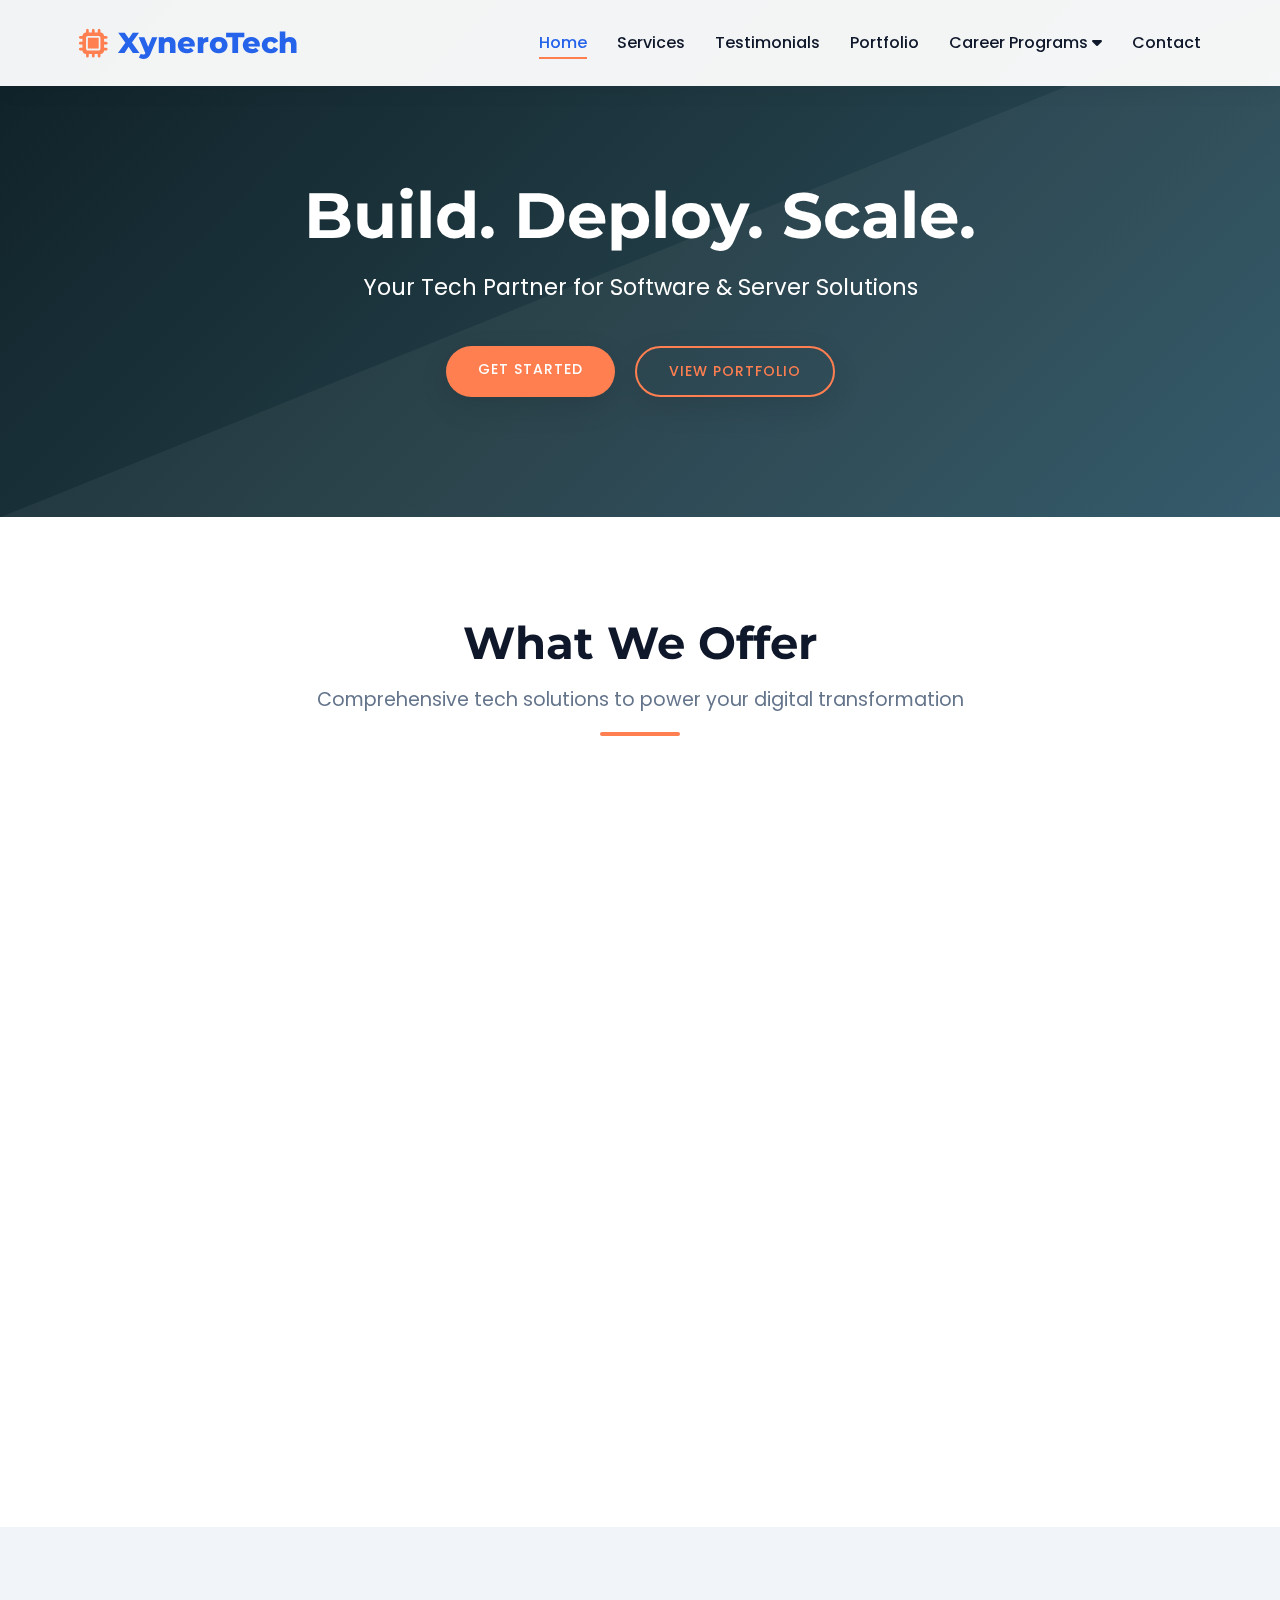
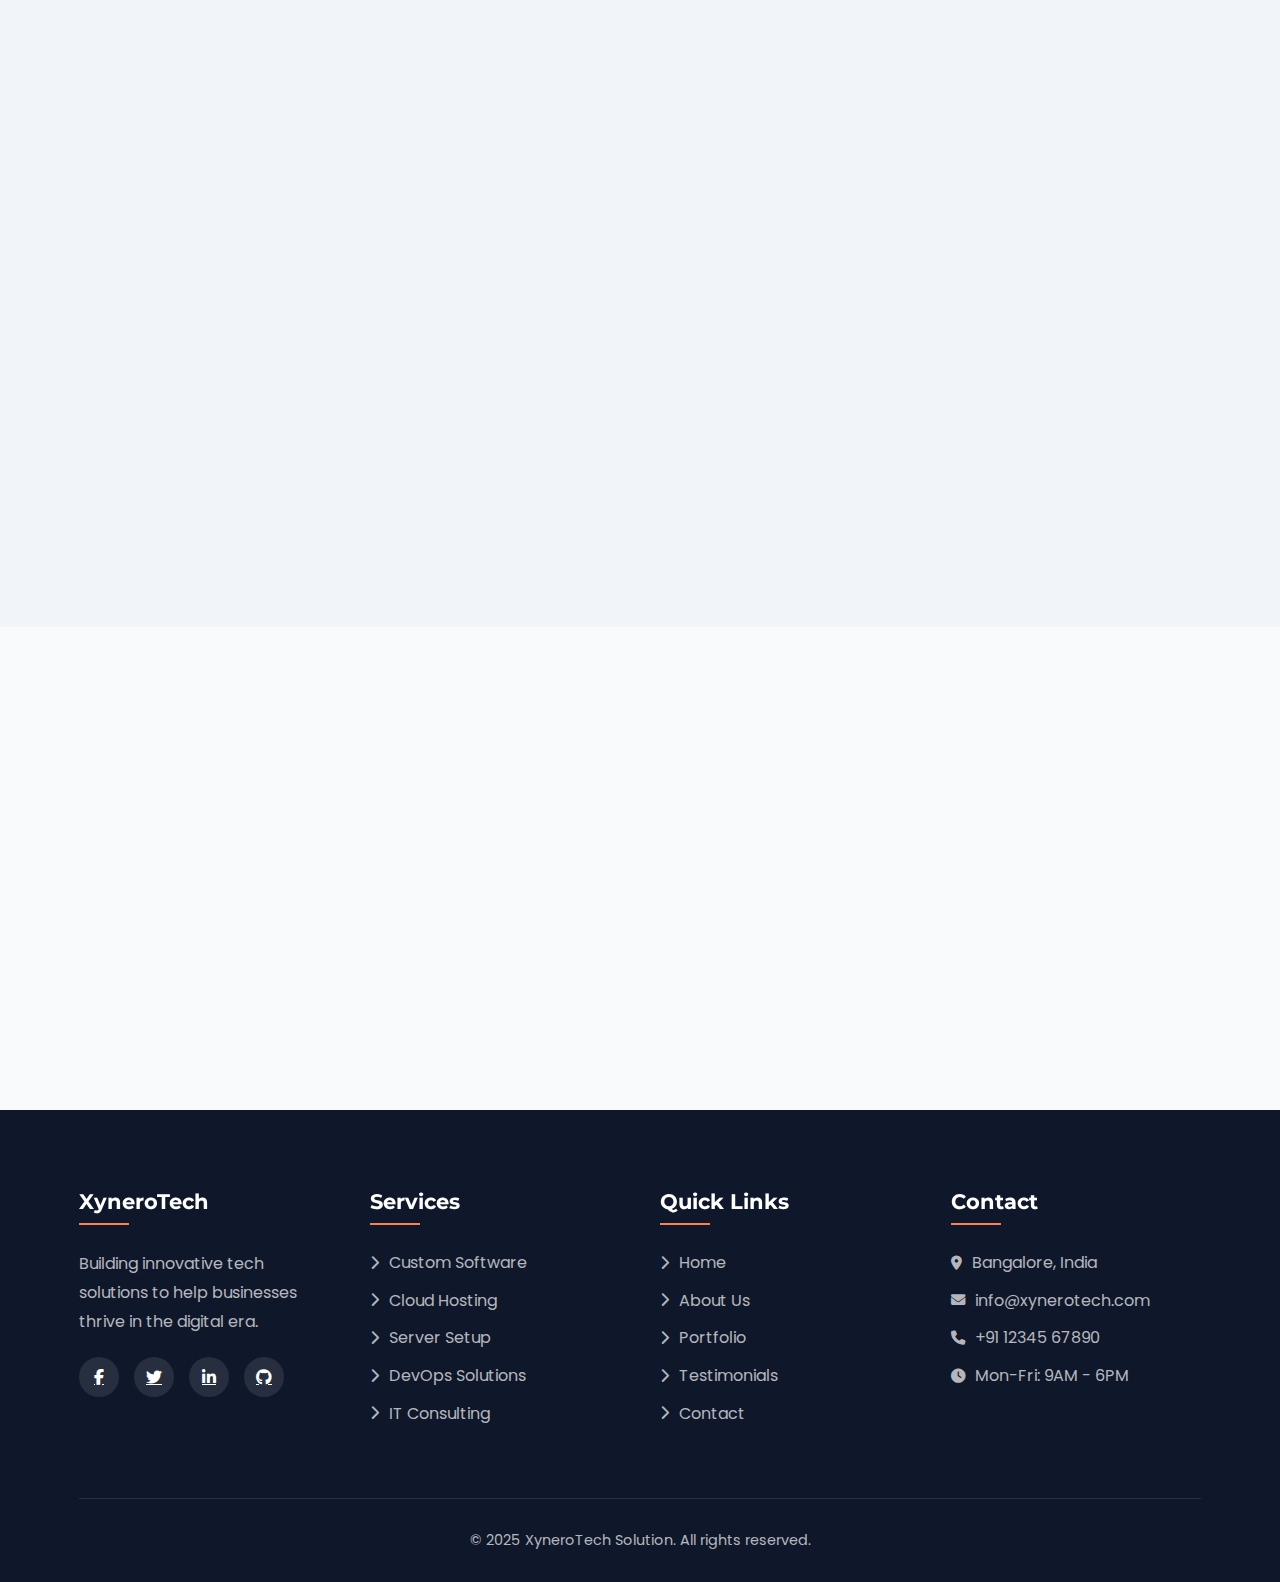
<file: xynerotech/index.html>
<!DOCTYPE html>
<html lang="en">
<head>
  <meta charset="UTF-8" />
  <meta name="viewport" content="width=device-width, initial-scale=1.0"/>
  <title>XyneroTech Solution - Build. Deploy. Scale.</title>
  <link rel="stylesheet" href="https://cdnjs.cloudflare.com/ajax/libs/font-awesome/6.4.0/css/all.min.css">
  <link href="https://fonts.googleapis.com/css2?family=Poppins:wght@300;400;500;600;700&family=Montserrat:wght@700;800&display=swap" rel="stylesheet">
  <link href="https://unpkg.com/aos@2.3.1/dist/aos.css" rel="stylesheet">
  <link rel="stylesheet" href="style_index.css"/>
</head>
<body>
  <!-- Navigation -->
  <nav>
    <div class="container nav-container">
      <a href="index.html" class="logo"><i class="fas fa-microchip"></i> XyneroTech</a>
      <ul class="nav-links">
        <li><a href="index.html" class="active">Home</a></li>
        <li><a href="services.html">Services</a></li>
        <li><a href="testimonials.html">Testimonials</a></li>
        <li><a href="portfolio.html">Portfolio</a></li>
        <li class="dropdown">
          <a href="#">Career Programs <i class="fas fa-caret-down"></i></a>
          <ul class="dropdown-menu">
            <li><a href="internship.html">Internships</a></li>
            <li><a href="trainings.html">Trainings</a></li>
            <li><a href="summer-internship.html">Summer Internship</a></li>
            <li><a href="Employee_Login.html">Employee Login</a></li>
            <li><a href="Credential_Validator.html">Digital Credential Validator</a></li>
          </ul>
        </li>
        <li><a href="contact.html">Contact</a></li>
      </ul>
      <div class="hamburger">
        <i class="fas fa-bars"></i>
      </div>
    </div>
  </nav>

  <!-- Hero Section -->
  <section class="hero" data-aos="fade-up">
    <div class="hero-content">
      <h1 data-aos="fade-up" data-aos-delay="100">Build. Deploy. Scale.</h1>
      <p data-aos="fade-up" data-aos-delay="200">Your Tech Partner for Software & Server Solutions</p>
      <div class="hero-btns" data-aos="fade-up" data-aos-delay="300">
        <a href="services.html" class="btn">Get Started</a>
        <a href="portfolio.html" class="btn btn-secondary">View Portfolio</a>
      </div>
    </div>
  </section>

  <!-- Features Section -->
  <section class="features">
    <div class="container">
      <div class="section-title" data-aos="fade-up">
        <h2>What We Offer</h2>
        <p>Comprehensive tech solutions to power your digital transformation</p>
      </div>
      <div class="features-grid">
        <div class="feature-card" data-aos="zoom-in" data-aos-delay="100">
          <div class="feature-icon">
            <i class="fas fa-laptop-code"></i>
          </div>
          <h3>Custom Software</h3>
          <p>Tailor-made applications designed for your specific business requirements and processes.</p>
        </div>
        <div class="feature-card" data-aos="zoom-in" data-aos-delay="200">
          <div class="feature-icon">
            <i class="fas fa-cloud"></i>
          </div>
          <h3>Cloud Hosting</h3>
          <p>Scalable & secure hosting solutions on AWS, GCP, or Azure with 24/7 monitoring.</p>
        </div>
        <div class="feature-card" data-aos="zoom-in" data-aos-delay="300">
          <div class="feature-icon">
            <i class="fas fa-server"></i>
          </div>
          <h3>Server Setup</h3>
          <p>Complete Linux/Windows server deployment with firewall configuration and security hardening.</p>
        </div>
        <div class="feature-card" data-aos="zoom-in" data-aos-delay="400">
          <div class="feature-icon">
            <i class="fas fa-cogs"></i>
          </div>
          <h3>DevOps</h3>
          <p>CI/CD pipelines, Docker, Kubernetes, GitOps and infrastructure automation solutions.</p>
        </div>
      </div>
    </div>
  </section>

  <!-- About Section -->
  <section class="about">
    <div class="container">
      <div class="about-content">
        <div class="about-text" data-aos="fade-right">
          <h2>Who We Are</h2>
          <p>XyneroTech Solution is a fast-growing tech startup based in India. We're passionate about building secure, scalable, and performance-driven software & server infrastructures for startups, corporates, and institutions.</p>
          <p>With a team of certified cloud architects and DevOps engineers, we deliver enterprise-grade solutions at startup-friendly prices. Our agile approach ensures we adapt to your evolving needs.</p>
          <div class="about-stats">
            <div class="stat-card" data-aos="fade-up" data-aos-delay="100">
              <h3>150+</h3>
              <p>Projects</p>
            </div>
            <div class="stat-card" data-aos="fade-up" data-aos-delay="200">
              <h3>98%</h3>
              <p>Client Satisfaction</p>
            </div>
            <div class="stat-card" data-aos="fade-up" data-aos-delay="300">
              <h3>50+</h3>
              <p>Team Members</p>
            </div>
          </div>
        </div>
        <div class="about-image" data-aos="fade-left">
          <div class="about-image-content">
            <i class="fas fa-lightbulb"></i>
            <h3>Innovation Driven</h3>
            <p>We constantly explore new technologies to deliver cutting-edge solutions</p>
          </div>
        </div>
      </div>
    </div>
  </section>

  <!-- Call to Action -->
  <section class="cta" data-aos="fade-up">
    <div class="cta-content">
      <h2>Let's build your digital future today.</h2>
      <p>Get in touch with our team to discuss how we can transform your business with technology.</p>
      <a href="contact.html" class="btn">Contact Us</a>
    </div>
  </section>

  <!-- Footer -->
  <footer>
    <div class="container">
      <div class="footer-grid">
        <div class="footer-col">
          <h3>XyneroTech</h3>
          <p>Building innovative tech solutions to help businesses thrive in the digital era.</p>
          <div class="social-links">
            <a href="#"><i class="fab fa-facebook-f"></i></a>
            <a href="#"><i class="fab fa-twitter"></i></a>
            <a href="#"><i class="fab fa-linkedin-in"></i></a>
            <a href="#"><i class="fab fa-github"></i></a>
          </div>
        </div>
        <div class="footer-col">
          <h3>Services</h3>
          <ul class="footer-links">
            <li><a href="services.html"><i class="fas fa-chevron-right"></i> Custom Software</a></li>
            <li><a href="services.html"><i class="fas fa-chevron-right"></i> Cloud Hosting</a></li>
            <li><a href="services.html"><i class="fas fa-chevron-right"></i> Server Setup</a></li>
            <li><a href="services.html"><i class="fas fa-chevron-right"></i> DevOps Solutions</a></li>
            <li><a href="services.html"><i class="fas fa-chevron-right"></i> IT Consulting</a></li>
          </ul>
        </div>
        <div class="footer-col">
          <h3>Quick Links</h3>
          <ul class="footer-links">
            <li><a href="index.html"><i class="fas fa-chevron-right"></i> Home</a></li>
            <li><a href="about.html"><i class="fas fa-chevron-right"></i> About Us</a></li>
            <li><a href="portfolio.html"><i class="fas fa-chevron-right"></i> Portfolio</a></li>
            <li><a href="testimonials.html"><i class="fas fa-chevron-right"></i> Testimonials</a></li>
            <li><a href="contact.html"><i class="fas fa-chevron-right"></i> Contact</a></li>
          </ul>
        </div>
        <div class="footer-col">
          <h3>Contact</h3>
          <ul class="footer-links">
            <li><a href="#"><i class="fas fa-map-marker-alt"></i> Bangalore, India</a></li>
            <li><a href="mailto:info@xynerotech.com"><i class="fas fa-envelope"></i> info@xynerotech.com</a></li>
            <li><a href="tel:+911234567890"><i class="fas fa-phone"></i> +91 12345 67890</a></li>
            <li><a href="#"><i class="fas fa-clock"></i> Mon-Fri: 9AM - 6PM</a></li>
          </ul>
        </div>
      </div>
      <div class="copyright">
        <p>&copy; 2025 XyneroTech Solution. All rights reserved.</p>
      </div>
    </div>
  </footer>

  <script src="https://unpkg.com/aos@2.3.1/dist/aos.js"></script>
  <script>
    // Initialize AOS
    AOS.init({
      duration: 800,
      once: true
    });

    // Mobile Menu Toggle
    const hamburger = document.querySelector('.hamburger');
    const navLinks = document.querySelector('.nav-links');

    hamburger.addEventListener('click', () => {
      navLinks.classList.toggle('active');
      hamburger.innerHTML = navLinks.classList.contains('active') 
        ? '<i class="fas fa-times"></i>' 
        : '<i class="fas fa-bars"></i>';
    });

    // Mobile dropdown functionality
    const dropdowns = document.querySelectorAll('.dropdown');
    
    dropdowns.forEach(dropdown => {
      dropdown.addEventListener('click', function(e) {
        if (window.innerWidth <= 768) {
          e.preventDefault();
          this.classList.toggle('active');
        }
      });
    });

    // Close menu when clicking a link (except dropdown toggles on mobile)
    document.querySelectorAll('.nav-links a').forEach(link => {
      link.addEventListener('click', function(e) {
        // If on mobile and this link is a dropdown toggle, don't close the menu
        if (window.innerWidth <= 768 && this.parentElement.classList.contains('dropdown')) {
          return;
        }
        navLinks.classList.remove('active');
        hamburger.innerHTML = '<i class="fas fa-bars"></i>';
      });
    });

    // Sticky navigation
    window.addEventListener('scroll', () => {
      const nav = document.querySelector('nav');
      nav.classList.toggle('sticky', window.scrollY > 100);
    });
  </script>
</body>
</html>
</file>
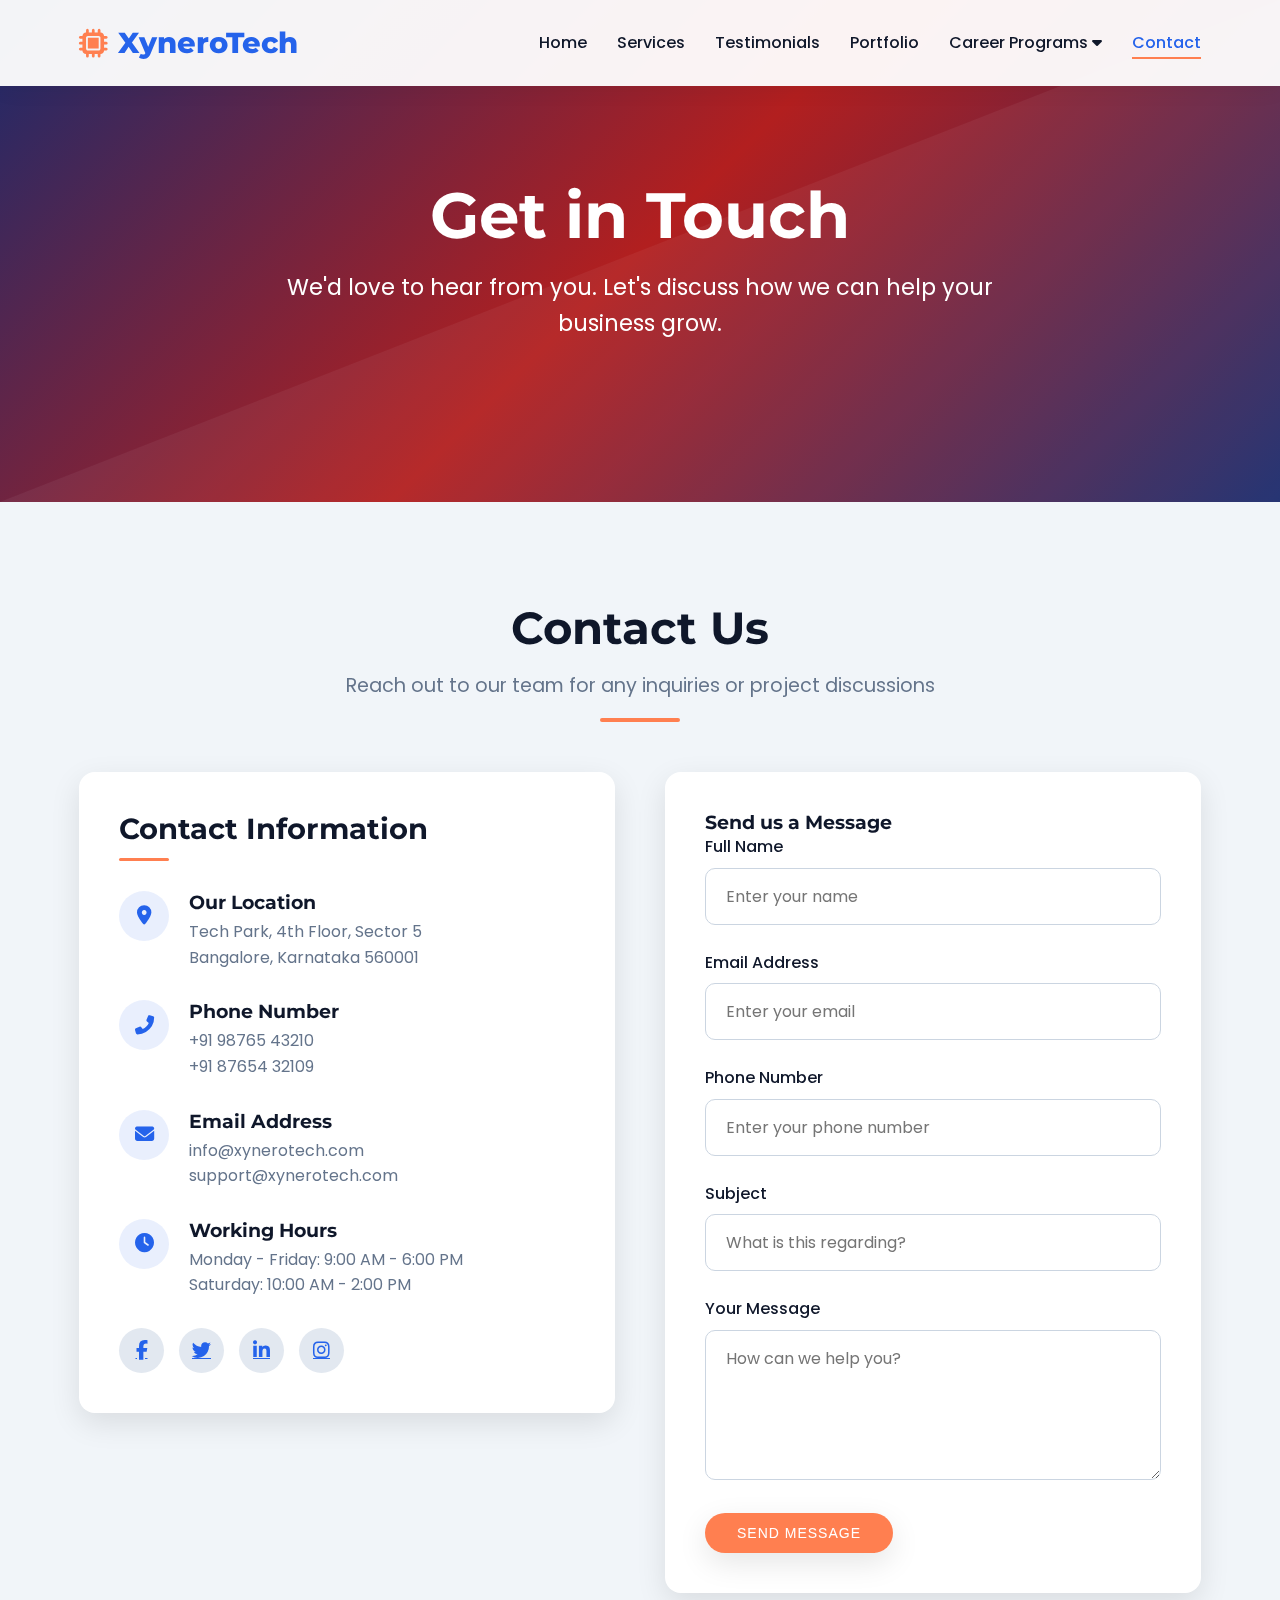
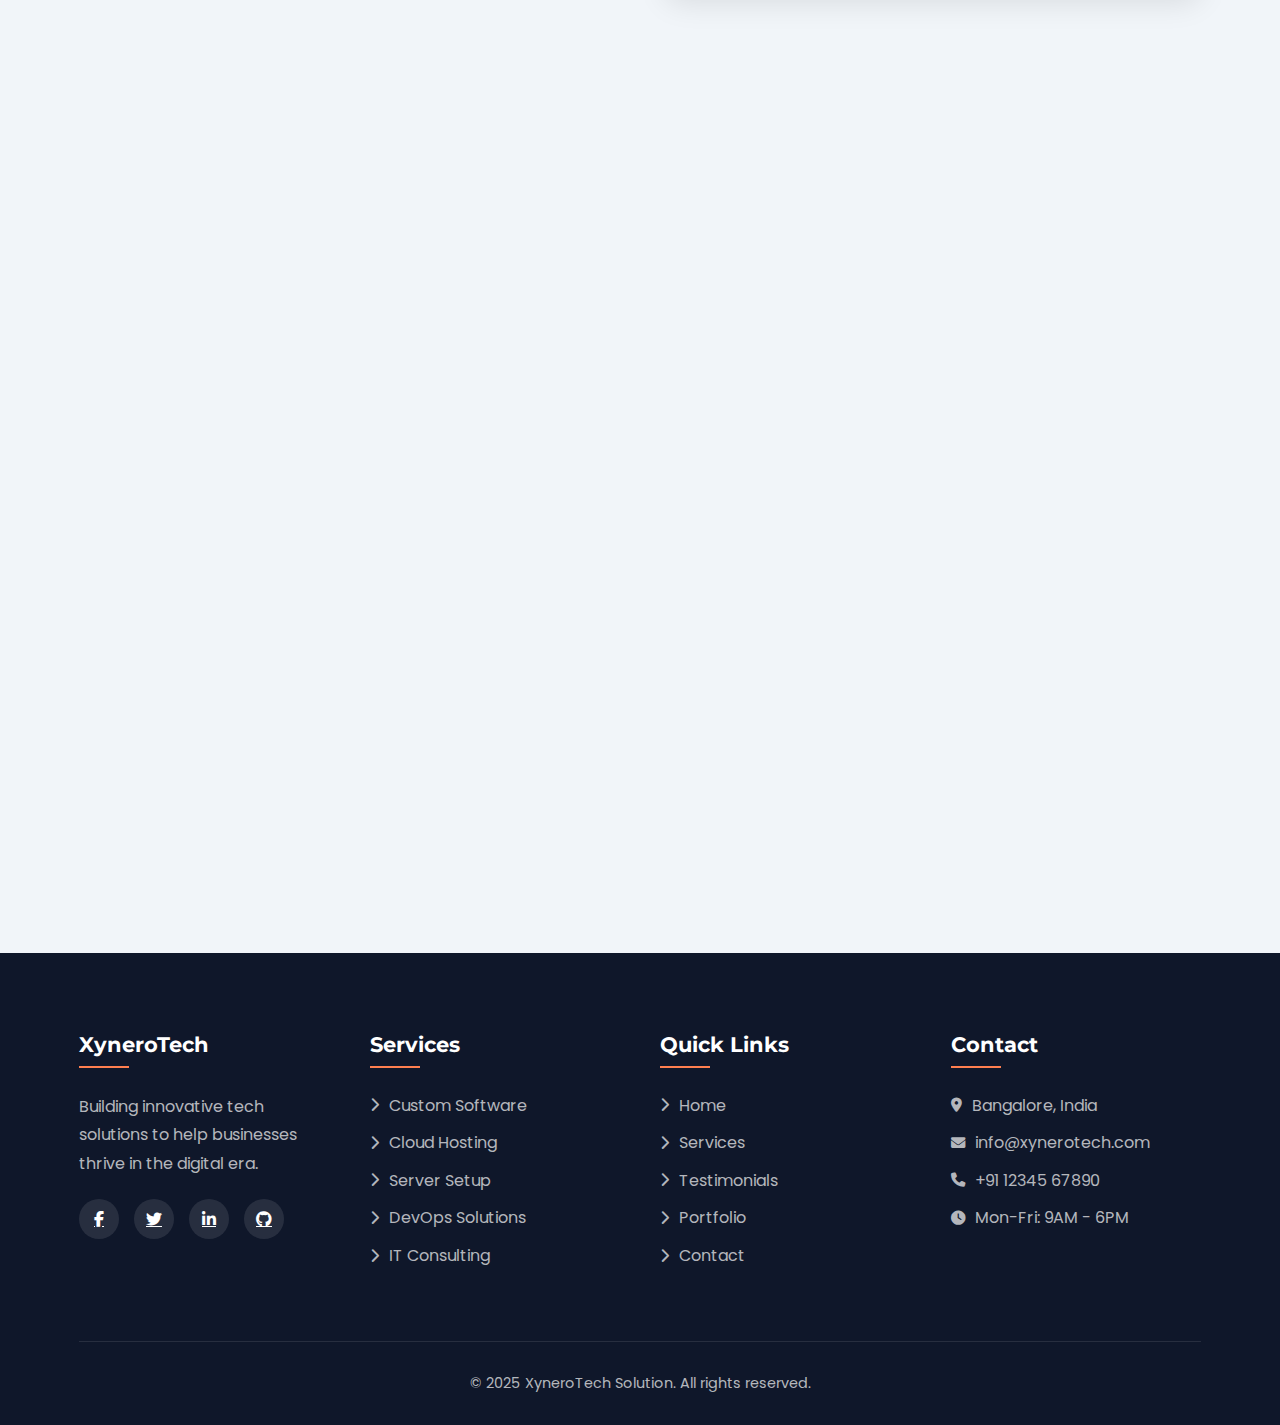
<file: xynerotech/contact.html>
<!DOCTYPE html>
<html lang="en">
<head>
  <meta charset="UTF-8">
  <meta name="viewport" content="width=device-width, initial-scale=1.0">
  <title>Contact | XyneroTech Solution</title>
  <link rel="stylesheet" href="https://cdnjs.cloudflare.com/ajax/libs/font-awesome/6.4.0/css/all.min.css">
  <link href="https://fonts.googleapis.com/css2?family=Poppins:wght@300;400;500;600;700&family=Montserrat:wght@700;800&display=swap" rel="stylesheet">
  <link href="https://unpkg.com/aos@2.3.1/dist/aos.css" rel="stylesheet">
  <link rel="stylesheet" href="style_contact.css">
</head>
<body>
   <!-- Navigation -->
  <nav>
    <div class="container nav-container">
      <a href="index.html" class="logo"><i class="fas fa-microchip"></i> XyneroTech</a>
      <ul class="nav-links">
        <li><a href="index.html">Home</a></li>
        <li><a href="services.html">Services</a></li>
        <li><a href="testimonials.html">Testimonials</a></li>
        <li><a href="portfolio.html">Portfolio</a></li>
        <li class="dropdown">
          <a href="#">Career Programs <i class="fas fa-caret-down"></i></a>
          <ul class="dropdown-menu">
            <li><a href="internships.html">Internships</a></li>
            <li><a href="trainings.html">Trainings</a></li>
            <li><a href="summer-internship.html">Summer Internship</a></li>
            <li><a href="Employee_Login.html">Employee Login</a></li>
            <li><a href="Credential_Validator.html">Digital Credential Validator</a></li>
          </ul>
        </li>
        <li><a href="contact.html" class="active">Contact</a></li>
      </ul>
      <div class="hamburger">
        <i class="fas fa-bars"></i>
      </div>
    </div>
  </nav>

  <!-- Contact Hero -->
  <section class="contact-hero" data-aos="fade-up">
    <div class="contact-hero-content">
      <h1 data-aos="fade-up" data-aos-delay="100">Get in Touch</h1>
      <p data-aos="fade-up" data-aos-delay="200">We'd love to hear from you. Let's discuss how we can help your business grow.</p>
    </div>
  </section>

  <!-- Contact Section -->
  <section class="contact-section">
    <div class="container">
      <div class="section-title" data-aos="fade-up">
        <h2>Contact Us</h2>
        <p>Reach out to our team for any inquiries or project discussions</p>
      </div>
      
      <div class="contact-container">
        <div class="contact-info" data-aos="fade-right">
          <h3>Contact Information</h3>
          
          <div class="contact-detail">
            <div class="contact-icon">
              <i class="fas fa-map-marker-alt"></i>
            </div>
            <div class="contact-text">
              <h4>Our Location</h4>
              <p>Tech Park, 4th Floor, Sector 5<br>Bangalore, Karnataka 560001</p>
            </div>
          </div>
          
          <div class="contact-detail">
            <div class="contact-icon">
              <i class="fas fa-phone-alt"></i>
            </div>
            <div class="contact-text">
              <h4>Phone Number</h4>
              <p>+91 98765 43210<br>+91 87654 32109</p>
            </div>
          </div>
          
          <div class="contact-detail">
            <div class="contact-icon">
              <i class="fas fa-envelope"></i>
            </div>
            <div class="contact-text">
              <h4>Email Address</h4>
              <p>
                <a href="mailto:info@xynerotech.com">info@xynerotech.com</a><br>
                <a href="mailto:support@xynerotech.com">support@xynerotech.com</a>
              </p>
            </div>
          </div>
          
          <div class="contact-detail">
            <div class="contact-icon">
              <i class="fas fa-clock"></i>
            </div>
            <div class="contact-text">
              <h4>Working Hours</h4>
              <p>Monday - Friday: 9:00 AM - 6:00 PM<br>Saturday: 10:00 AM - 2:00 PM</p>
            </div>
          </div>
          
          <div class="social-contact">
            <a href="#"><i class="fab fa-facebook-f"></i></a>
            <a href="#"><i class="fab fa-twitter"></i></a>
            <a href="#"><i class="fab fa-linkedin-in"></i></a>
            <a href="#"><i class="fab fa-instagram"></i></a>
          </div>
        </div>
        
        <div class="contact-form" data-aos="fade-left">
          <h3>Send us a Message</h3>
          <form id="contactForm">
            <div class="form-group">
              <label for="name">Full Name</label>
              <input type="text" id="name" class="form-control" placeholder="Enter your name" required>
            </div>
            
            <div class="form-group">
              <label for="email">Email Address</label>
              <input type="email" id="email" class="form-control" placeholder="Enter your email" required>
            </div>
            
            <div class="form-group">
              <label for="phone">Phone Number</label>
              <input type="tel" id="phone" class="form-control" placeholder="Enter your phone number">
            </div>
            
            <div class="form-group">
              <label for="subject">Subject</label>
              <input type="text" id="subject" class="form-control" placeholder="What is this regarding?" required>
            </div>
            
            <div class="form-group">
              <label for="message">Your Message</label>
              <textarea id="message" class="form-control" placeholder="How can we help you?" required></textarea>
            </div>
            
            <button type="submit" class="btn">Send Message</button>
          </form>
        </div>
      </div>
    </div>
  </section>

  

  <!-- FAQ Section -->
  <section class="faq-section">
    <div class="container">
      <div class="section-title" data-aos="fade-up">
        <h2>Frequently Asked Questions</h2>
        <p>Find answers to common questions about our services and processes</p>
      </div>
      
      <div class="faq-container">
        <div class="faq-item" data-aos="fade-up">
          <div class="faq-question">
            What types of projects do you take on? <i class="fas fa-chevron-down"></i>
          </div>
          <div class="faq-answer">
            <p>We specialize in custom software development, cloud solutions, mobile applications, DevOps implementation, and IT consulting services. Our team has expertise across various industries including finance, healthcare, e-commerce, and logistics.</p>
          </div>
        </div>
        
        <div class="faq-item" data-aos="fade-up">
          <div class="faq-question">
            How long does it take to start a project? <i class="fas fa-chevron-down"></i>
          </div>
          <div class="faq-answer">
            <p>After our initial consultation and requirements gathering, we can typically start development within 1-2 weeks. The exact timeline depends on project complexity and the availability of resources.</p>
          </div>
        </div>
        
        <div class="faq-item" data-aos="fade-up">
          <div class="faq-question">
            What is your typical development process? <i class="fas fa-chevron-down"></i>
          </div>
          <div class="faq-answer">
            <p>We follow an agile development methodology with 2-week sprints. Our process includes discovery, design, development, testing, and deployment phases. We provide regular updates and demos throughout the project lifecycle.</p>
          </div>
        </div>
        
        <div class="faq-item" data-aos="fade-up">
          <div class="faq-question">
            Do you offer maintenance and support? <i class="fas fa-chevron-down"></i>
          </div>
          <div class="faq-answer">
            <p>Yes, we provide ongoing maintenance and support packages for all our solutions. This includes bug fixes, security updates, performance optimization, and feature enhancements based on your evolving needs.</p>
          </div>
        </div>
        
        <div class="faq-item" data-aos="fade-up">
          <div class="faq-question">
            How do you ensure data security? <i class="fas fa-chevron-down"></i>
          </div>
          <div class="faq-answer">
            <p>Security is our top priority. We implement industry-standard security practices including encryption, secure coding standards, regular security audits, and compliance with relevant regulations (GDPR, HIPAA, etc.).</p>
          </div>
        </div>
      </div>
    </div>
  </section>

  <!-- Footer -->
  <footer>
    <div class="container">
      <div class="footer-grid">
        <div class="footer-col">
          <h3>XyneroTech</h3>
          <p>Building innovative tech solutions to help businesses thrive in the digital era.</p>
          <div class="social-links">
            <a href="#"><i class="fab fa-facebook-f"></i></a>
            <a href="#"><i class="fab fa-twitter"></i></a>
            <a href="#"><i class="fab fa-linkedin-in"></i></a>
            <a href="#"><i class="fab fa-github"></i></a>
          </div>
        </div>
        <div class="footer-col">
          <h3>Services</h3>
          <ul class="footer-links">
            <li><a href="services.html"><i class="fas fa-chevron-right"></i> Custom Software</a></li>
            <li><a href="services.html"><i class="fas fa-chevron-right"></i> Cloud Hosting</a></li>
            <li><a href="services.html"><i class="fas fa-chevron-right"></i> Server Setup</a></li>
            <li><a href="services.html"><i class="fas fa-chevron-right"></i> DevOps Solutions</a></li>
            <li><a href="services.html"><i class="fas fa-chevron-right"></i> IT Consulting</a></li>
          </ul>
        </div>
        <div class="footer-col">
          <h3>Quick Links</h3>
          <ul class="footer-links">
            <li><a href="index.html"><i class="fas fa-chevron-right"></i> Home</a></li>
            <li><a href="services.html"><i class="fas fa-chevron-right"></i> Services</a></li>
            <li><a href="testimonials.html"><i class="fas fa-chevron-right"></i> Testimonials</a></li>
            <li><a href="portfolio.html"><i class="fas fa-chevron-right"></i> Portfolio</a></li>
            <li><a href="contact.html"><i class="fas fa-chevron-right"></i> Contact</a></li>
          </ul>
        </div>
        <div class="footer-col">
          <h3>Contact</h3>
          <ul class="footer-links">
            <li><a href="#"><i class="fas fa-map-marker-alt"></i> Bangalore, India</a></li>
            <li><a href="mailto:info@xynerotech.com"><i class="fas fa-envelope"></i> info@xynerotech.com</a></li>
            <li><a href="tel:+911234567890"><i class="fas fa-phone"></i> +91 12345 67890</a></li>
            <li><a href="#"><i class="fas fa-clock"></i> Mon-Fri: 9AM - 6PM</a></li>
          </ul>
        </div>
      </div>
      <div class="copyright">
        <p>&copy; 2025 XyneroTech Solution. All rights reserved.</p>
      </div>
    </div>
  </footer>

  <script src="https://unpkg.com/aos@2.3.1/dist/aos.js"></script>
  <script>
    // Initialize AOS
    AOS.init({
      duration: 800,
      once: true
    });

    // Mobile Menu Toggle
    const hamburger = document.querySelector('.hamburger');
    const navLinks = document.querySelector('.nav-links');

    hamburger.addEventListener('click', () => {
      navLinks.classList.toggle('active');
      hamburger.innerHTML = navLinks.classList.contains('active') 
        ? '<i class="fas fa-times"></i>' 
        : '<i class="fas fa-bars"></i>';
    });

    // Close menu when clicking a link
    document.querySelectorAll('.nav-links a').forEach(link => {
      link.addEventListener('click', () => {
        navLinks.classList.remove('active');
        hamburger.innerHTML = '<i class="fas fa-bars"></i>';
      });
    });

    // Sticky navigation
    window.addEventListener('scroll', () => {
      const nav = document.querySelector('nav');
      nav.classList.toggle('sticky', window.scrollY > 100);
    });

    // FAQ Toggle
    const faqItems = document.querySelectorAll('.faq-item');
    
    faqItems.forEach(item => {
      const question = item.querySelector('.faq-question');
      
      question.addEventListener('click', () => {
        item.classList.toggle('active');
      });
    });

    // Contact Form Submission
    const contactForm = document.getElementById('contactForm');
    
    contactForm.addEventListener('submit', (e) => {
      e.preventDefault();
      
      // Form validation
      const name = document.getElementById('name').value;
      const email = document.getElementById('email').value;
      const subject = document.getElementById('subject').value;
      const message = document.getElementById('message').value;
      
      if (name && email && subject && message) {
        // In a real application, you would send the form data to a server
        alert('Thank you for your message! We will get back to you soon.');
        contactForm.reset();
      } else {
        alert('Please fill in all required fields.');
      }
    });

    // Initialize Map (simplified version)
    function initMap() {
      // This would be replaced with actual Google Maps API code
      const mapContainer = document.getElementById('map');
      mapContainer.innerHTML = `
        <div style="width:100%;height:100%;background:url('https://maps.googleapis.com/maps/api/staticmap?center=Bangalore,India&zoom=13&scale=2&size=600x300&maptype=roadmap&key=YOUR_API_KEY&format=png&visual_refresh=true') center/cover no-repeat; display:flex; align-items:center; justify-content:center;">
          <div style="background:white; padding:20px; border-radius:10px; box-shadow:0 5px 15px rgba(0,0,0,0.1);">
            <i class="fas fa-map-marker-alt" style="color:#ef4444; font-size:2rem;"></i>
            <p style="margin-top:10px; font-weight:500;">Tech Park, Sector 5<br>Bangalore, India</p>
          </div>
        </div>
      `;
    }

    // Initialize the map when the page loads
    window.onload = initMap;
  </script>
</body>
</html>
</file>
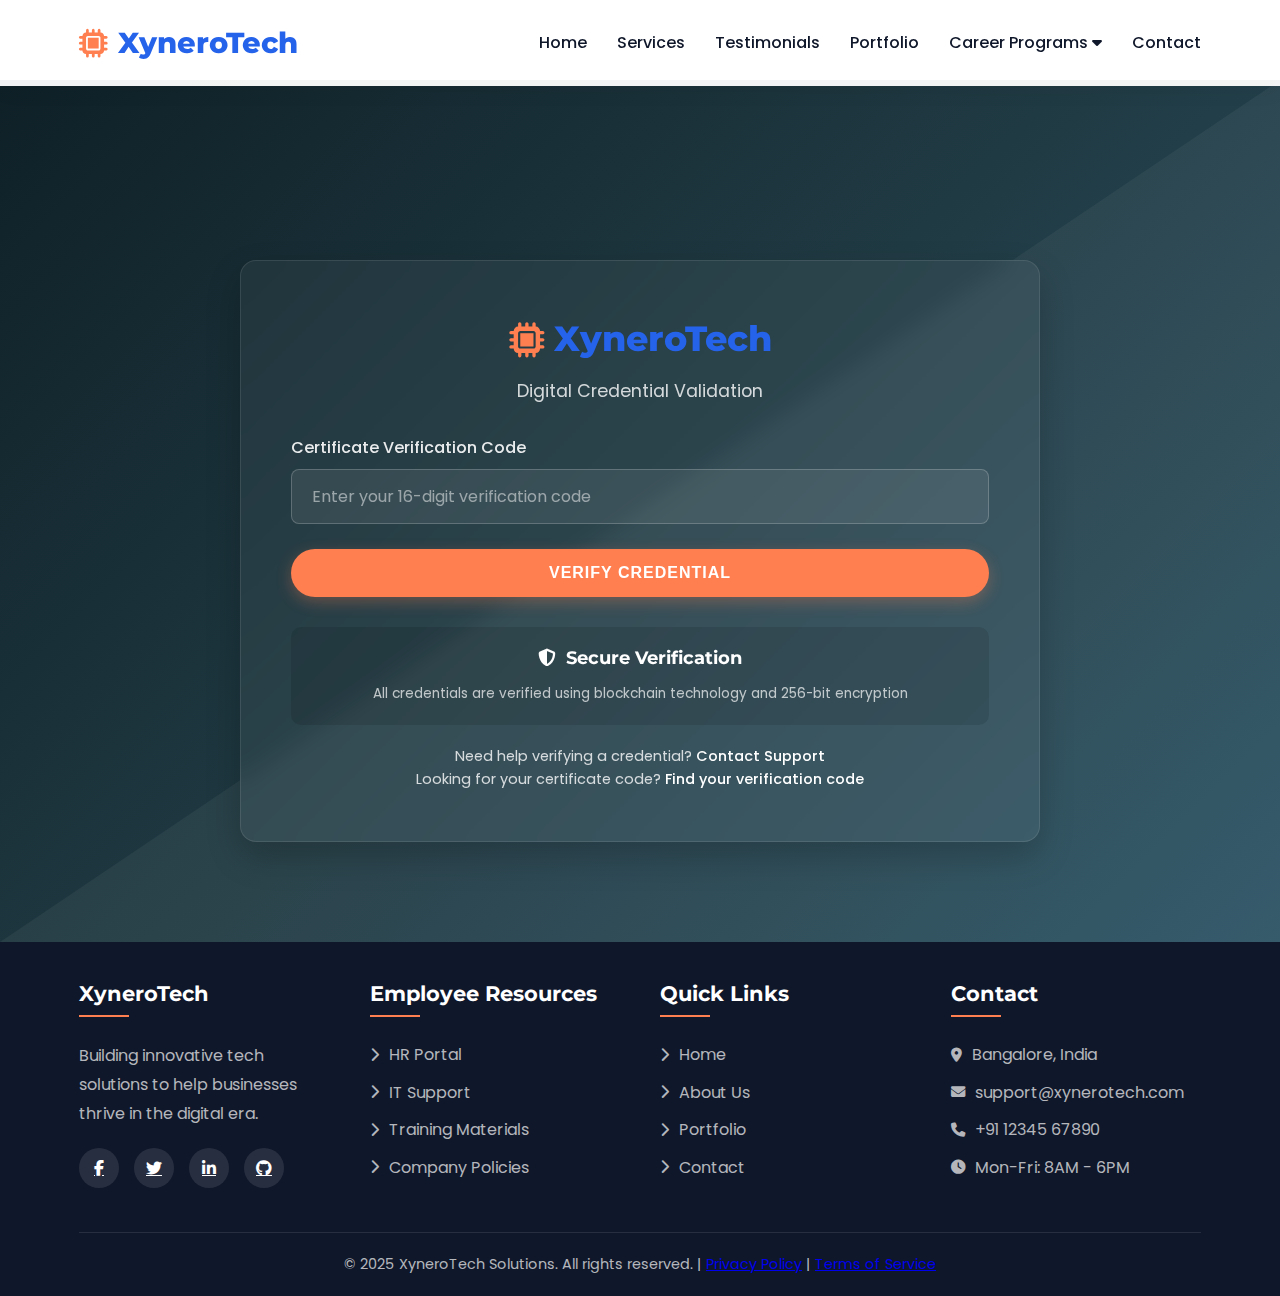
<file: xynerotech/Credential_Validator.html>
<!DOCTYPE html>
<html lang="en">
<head>
    <meta charset="UTF-8">
    <meta name="viewport" content="width=device-width, initial-scale=1.0">
    <title>Digital Credential Validator - XyneroTech</title>
    <link rel="stylesheet" href="https://cdnjs.cloudflare.com/ajax/libs/font-awesome/6.4.0/css/all.min.css">
    <link href="https://fonts.googleapis.com/css2?family=Poppins:wght@300;400;500;600;700&family=Montserrat:wght@700;800&display=swap" rel="stylesheet">
    <link rel="stylesheet" href="style_Credential_Validator.css">
</head>
<body>
    <!-- Navigation -->
    <nav>
        <div class="container nav-container">
            <a href="index.html" class="logo"><i class="fas fa-microchip"></i> XyneroTech</a>
            <ul class="nav-links">
                <li><a href="index.html">Home</a></li>
                <li><a href="services.html">Services</a></li>
                <li><a href="testimonials.html">Testimonials</a></li>
                <li><a href="portfolio.html">Portfolio</a></li>
                <li class="dropdown">
                    <a href="#">Career Programs <i class="fas fa-caret-down"></i></a>
                    <ul class="dropdown-menu">
                        <li><a href="internships.html">Internships</a></li>
                        <li><a href="trainings.html">Trainings</a></li>
                        <li><a href="summer-internship.html">Summer Internship</a></li>
                        <li><a href="Employee_Login.html">Employee Login</a></li>
                        <li><a href="Credential_Validator.html" class="active">Digital Credential Validator</a></li>
                    </ul>
                </li>
                <li><a href="contact.html">Contact</a></li>
            </ul>
            <div class="hamburger">
                <i class="fas fa-bars"></i>
            </div>
        </div>
    </nav>

    <!-- Verification Section -->
    <section class="verification-hero">
        <div class="container">
            <div class="verification-container">
                <div class="verification-logo">
                    <a href="index.html" class="logo"><i class="fas fa-microchip"></i> XyneroTech</a>
                    <p>Digital Credential Validation</p>
                </div>
                
                <form class="verification-form" id="credential-verification">
                    <div class="form-group">
                        <label for="certificate-code">Certificate Verification Code</label>
                        <input type="text" id="certificate-code" placeholder="Enter your 16-digit verification code" required>
                    </div>
                    
                    <button type="submit" class="submit-btn">Verify Credential</button>
                </form>
                
                <!-- Verification Result -->
                <div class="verification-result" id="verification-result">
                    <div class="result-header">
                        <div class="result-icon">
                            <i class="fas fa-check-circle"></i>
                        </div>
                        <div>
                            <h3 class="result-title">Certificate Verified Successfully</h3>
                            <p class="result-subtitle">This credential is authentic and has been issued by XyneroTech</p>
                        </div>
                    </div>
                    
                    <div class="credential-details">
                        <div class="detail-row">
                            <div class="detail-label">Recipient Name</div>
                            <div class="detail-value" id="recipient-name">Alexandra Rodriguez</div>
                        </div>
                        <div class="detail-row">
                            <div class="detail-label">Certificate ID</div>
                            <div class="detail-value" id="certificate-id">XYT-2024-5A8B-3C7D</div>
                        </div>
                        <div class="detail-row">
                            <div class="detail-label">Program</div>
                            <div class="detail-value" id="program">Cloud Engineering Internship Program</div>
                        </div>
                        <div class="detail-row">
                            <div class="detail-label">Issue Date</div>
                            <div class="detail-value" id="issue-date">May 15, 2024</div>
                        </div>
                        <div class="detail-row">
                            <div class="detail-label">Expiration Date</div>
                            <div class="detail-value" id="expiration-date">Permanent</div>
                        </div>
                        <div class="detail-row">
                            <div class="detail-label">Verification Status</div>
                            <div class="detail-value" id="verification-status">Valid and Authentic</div>
                        </div>
                    </div>
                </div>
                
                <div class="security-features">
                    <h3><i class="fas fa-shield-alt"></i> Secure Verification</h3>
                    <p>All credentials are verified using blockchain technology and 256-bit encryption</p>
                </div>
                
                <div class="verification-help">
                    <p>Need help verifying a credential? <a href="contact.html">Contact Support</a></p>
                    <p>Looking for your certificate code? <a href="#">Find your verification code</a></p>
                </div>
            </div>
        </div>
    </section>

    <!-- Footer -->
    <footer>
        <div class="container">
            <div class="footer-grid">
                <div class="footer-col">
                    <h3>XyneroTech</h3>
                    <p>Building innovative tech solutions to help businesses thrive in the digital era.</p>
                    <div class="social-links">
                        <a href="#"><i class="fab fa-facebook-f"></i></a>
                        <a href="#"><i class="fab fa-twitter"></i></a>
                        <a href="#"><i class="fab fa-linkedin-in"></i></a>
                        <a href="#"><i class="fab fa-github"></i></a>
                    </div>
                </div>
                <div class="footer-col">
                    <h3>Employee Resources</h3>
                    <ul class="footer-links">
                        <li><a href="#"><i class="fas fa-chevron-right"></i> HR Portal</a></li>
                        <li><a href="#"><i class="fas fa-chevron-right"></i> IT Support</a></li>
                        <li><a href="#"><i class="fas fa-chevron-right"></i> Training Materials</a></li>
                        <li><a href="#"><i class="fas fa-chevron-right"></i> Company Policies</a></li>
                    </ul>
                </div>
                <div class="footer-col">
                    <h3>Quick Links</h3>
                    <ul class="footer-links">
                        <li><a href="index.html"><i class="fas fa-chevron-right"></i> Home</a></li>
                        <li><a href="about.html"><i class="fas fa-chevron-right"></i> About Us</a></li>
                        <li><a href="portfolio.html"><i class="fas fa-chevron-right"></i> Portfolio</a></li>
                        <li><a href="contact.html"><i class="fas fa-chevron-right"></i> Contact</a></li>
                    </ul>
                </div>
                <div class="footer-col">
                    <h3>Contact</h3>
                    <ul class="footer-links">
                        <li><a href="#"><i class="fas fa-map-marker-alt"></i> Bangalore, India</a></li>
                        <li><a href="mailto:support@xynerotech.com"><i class="fas fa-envelope"></i> support@xynerotech.com</a></li>
                        <li><a href="tel:+911234567890"><i class="fas fa-phone"></i> +91 12345 67890</a></li>
                        <li><a href="#"><i class="fas fa-clock"></i> Mon-Fri: 8AM - 6PM</a></li>
                    </ul>
                </div>
            </div>
            <div class="copyright">
                <p>&copy; 2025 XyneroTech Solutions. All rights reserved. | <a href="#">Privacy Policy</a> | <a href="#">Terms of Service</a></p>
            </div>
        </div>
    </footer>

    <script>
        // Mobile Menu Toggle
        const hamburger = document.querySelector('.hamburger');
        const navLinks = document.querySelector('.nav-links');

        hamburger.addEventListener('click', () => {
            navLinks.classList.toggle('active');
            hamburger.innerHTML = navLinks.classList.contains('active') 
                ? '<i class="fas fa-times"></i>' 
                : '<i class="fas fa-bars"></i>';
        });

        // Form submission for credential verification
        const form = document.getElementById('credential-verification');
        const resultSection = document.getElementById('verification-result');
        
        form.addEventListener('submit', (e) => {
            e.preventDefault();
            
            const code = document.getElementById('certificate-code').value;
            
            // Simple validation
            if (!code || code.length < 10) {
                alert('Please enter a valid certificate verification code');
                return;
            }
            
            // Show loading state
            const submitBtn = form.querySelector('.submit-btn');
            submitBtn.innerHTML = '<i class="fas fa-spinner fa-spin"></i> Verifying...';
            submitBtn.disabled = true;
            
            // Simulate verification process
            setTimeout(() => {
                // Reset button
                submitBtn.innerHTML = 'Verify Credential';
                submitBtn.disabled = false;
                
                // Show result section
                resultSection.style.display = 'block';
                resultSection.classList.add('valid');
                
                // Update certificate details based on code
                updateCertificateDetails(code);
            }, 1500);
        });

        // Function to update certificate details
        function updateCertificateDetails(code) {
            // In a real app, this would come from an API
            // For demo, we'll generate random details based on the code
            
            const names = [
                "Alexandra Rodriguez", "James Wilson", "Sophie Chen", 
                "Michael Johnson", "Priya Sharma", "David Kim"
            ];
            
            const programs = [
                "Cloud Engineering Internship Program",
                "Data Science Training Certification",
                "Summer Internship Program",
                "Advanced AI Developer Course",
                "Cybersecurity Specialist Training"
            ];
            
            // Generate random index based on code
            const nameIndex = Math.abs(code.split('').reduce((sum, char) => sum + char.charCodeAt(0), 0)) % names.length;
            const programIndex = Math.abs(code.split('').reduce((sum, char) => sum + char.charCodeAt(0), 1)) % programs.length;
            
            // Set details
            document.getElementById('recipient-name').textContent = names[nameIndex];
            document.getElementById('certificate-id').textContent = code.toUpperCase();
            document.getElementById('program').textContent = programs[programIndex];
            
            // Generate issue date (within last 2 years)
            const issueDate = new Date();
            issueDate.setMonth(issueDate.getMonth() - Math.floor(Math.random() * 24));
            document.getElementById('issue-date').textContent = issueDate.toLocaleDateString('en-US', { 
                year: 'numeric', 
                month: 'long', 
                day: 'numeric' 
            });
        }

        // Sticky navigation
        window.addEventListener('scroll', () => {
            const nav = document.querySelector('nav');
            nav.classList.toggle('sticky', window.scrollY > 100);
        });
    </script>
</body>
</html>
</file>
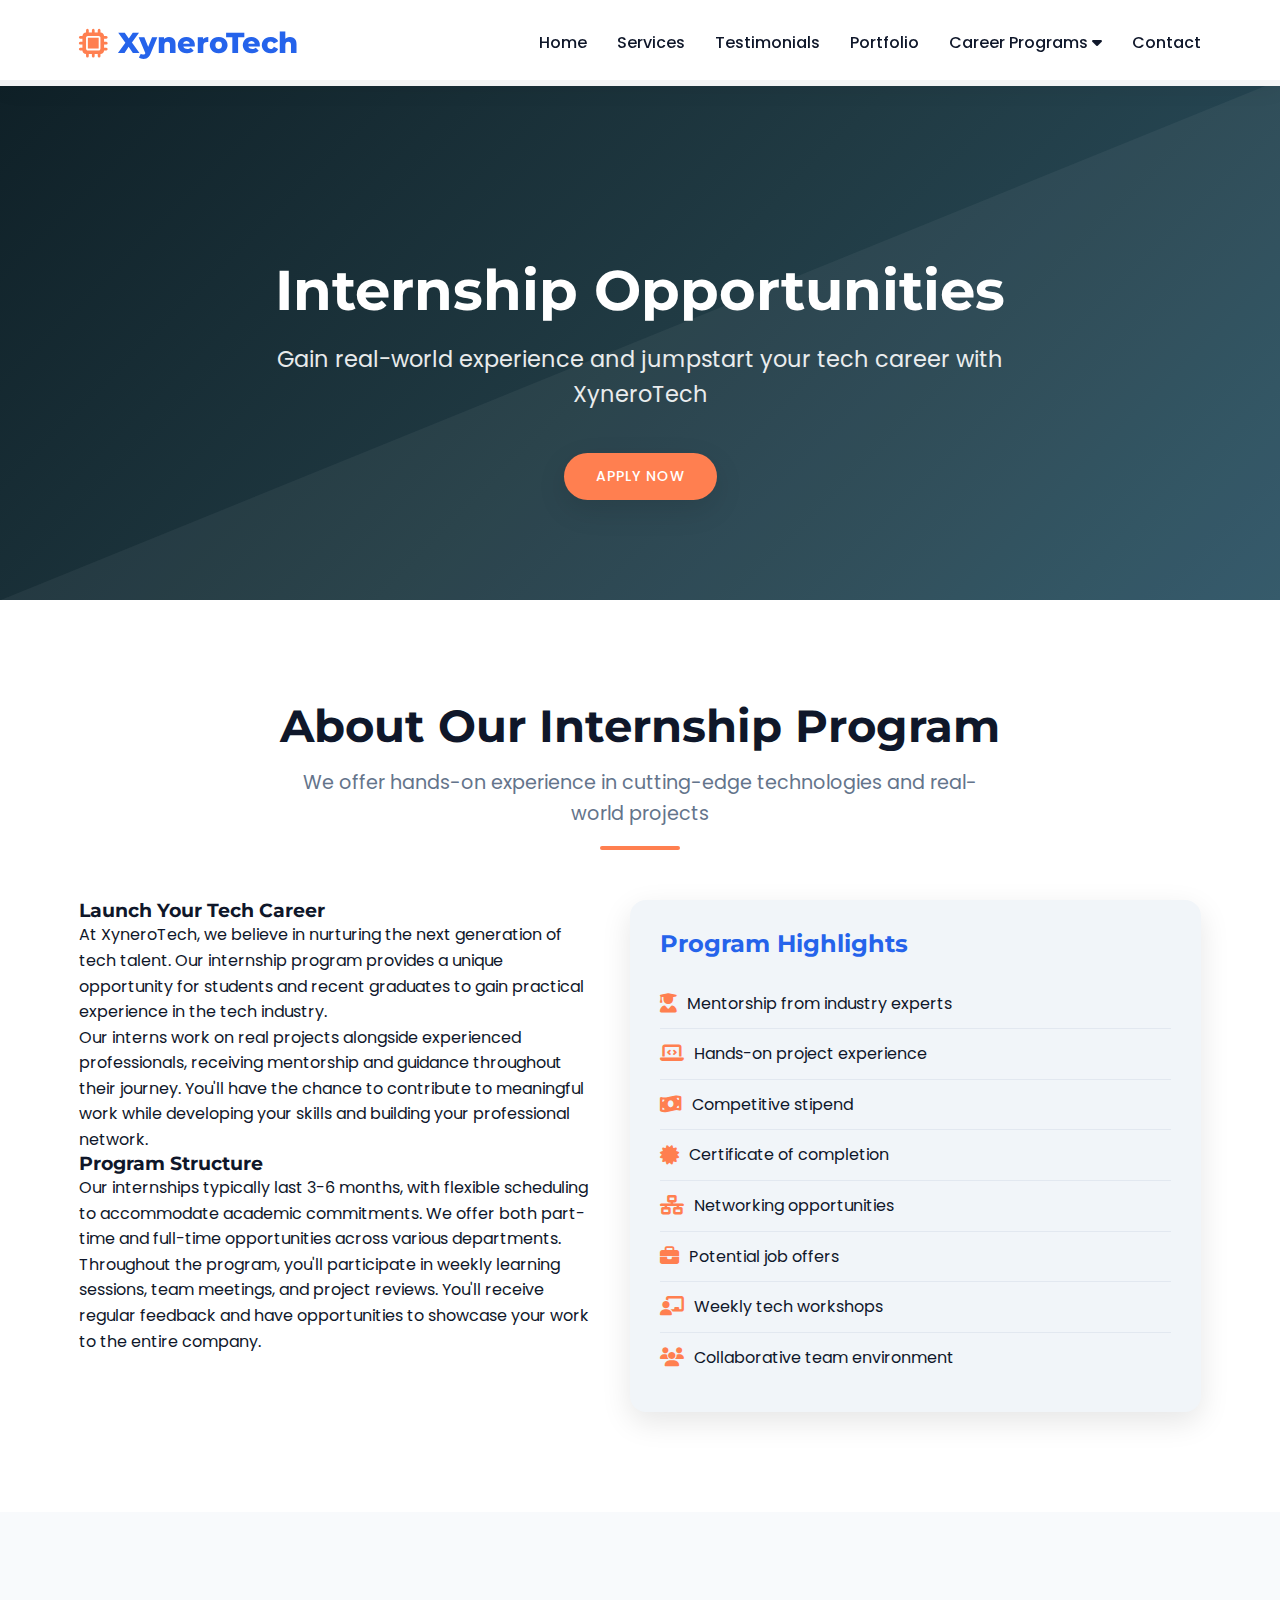
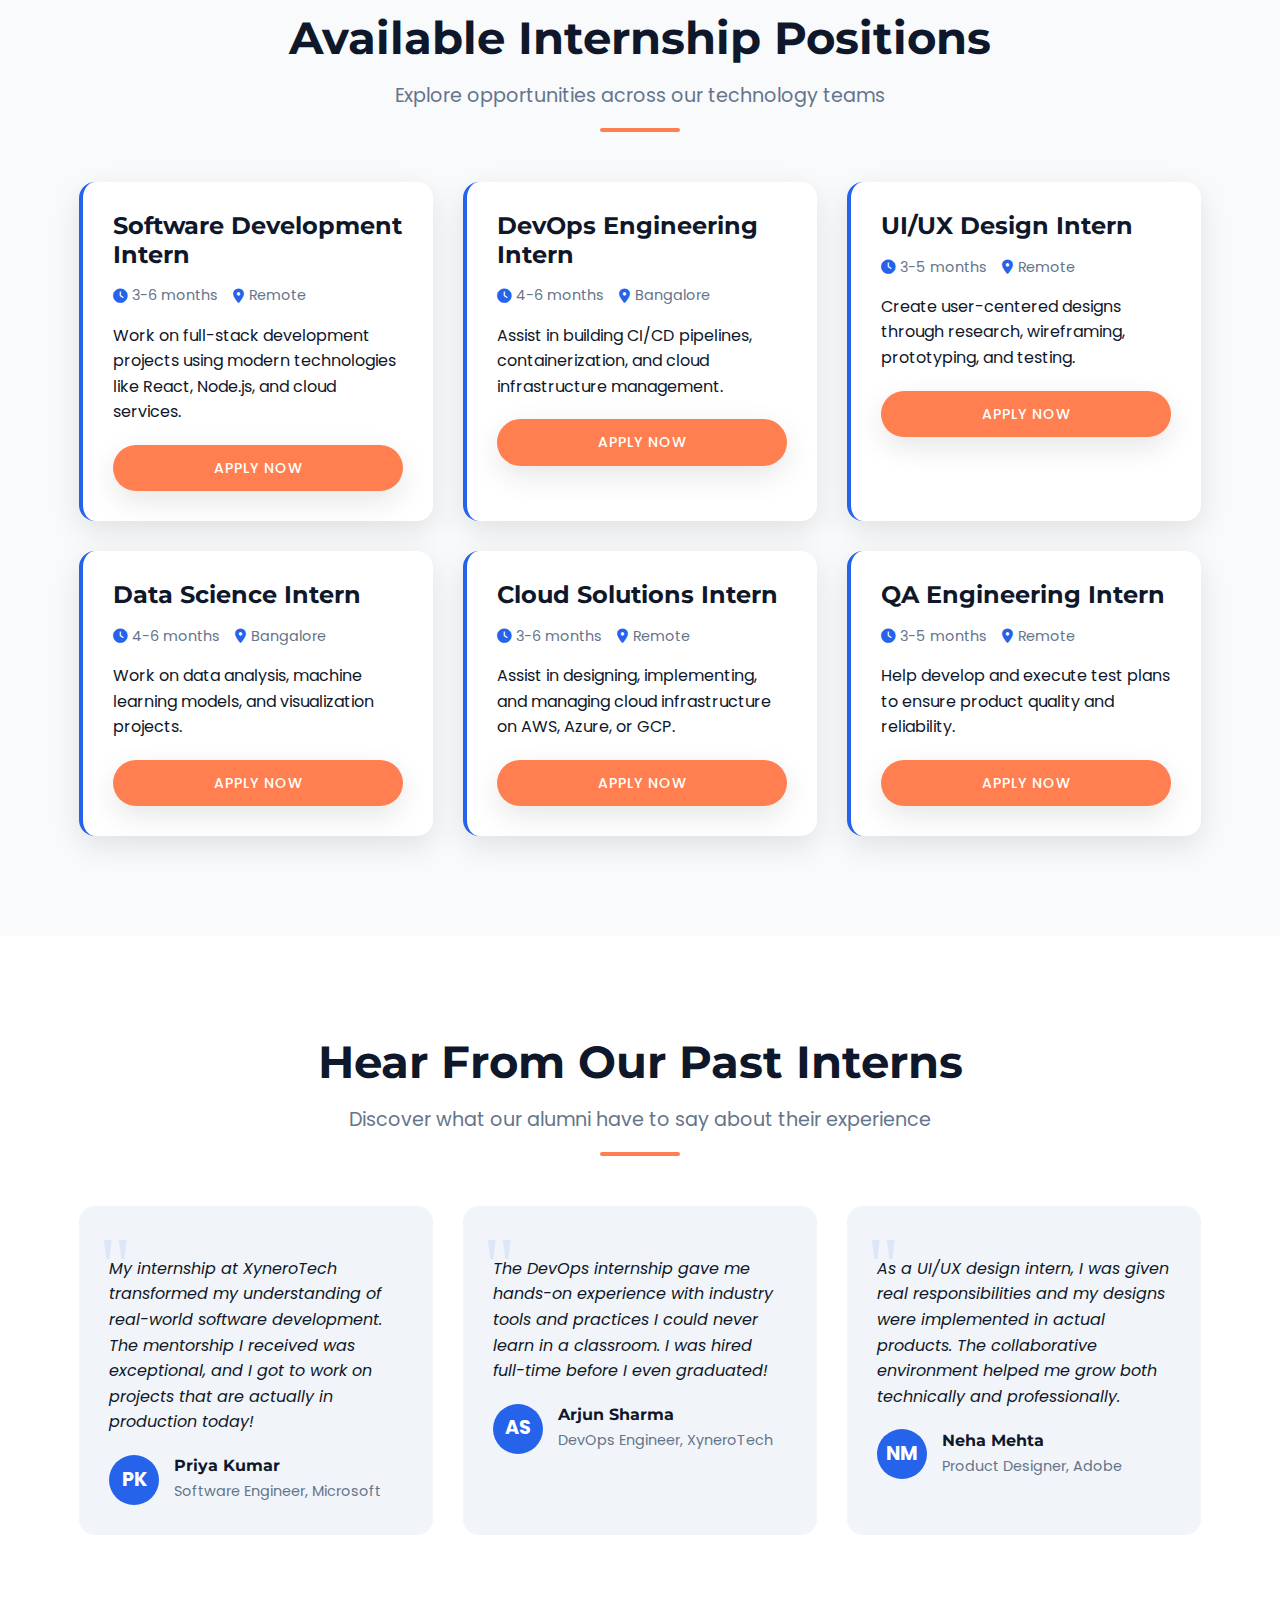
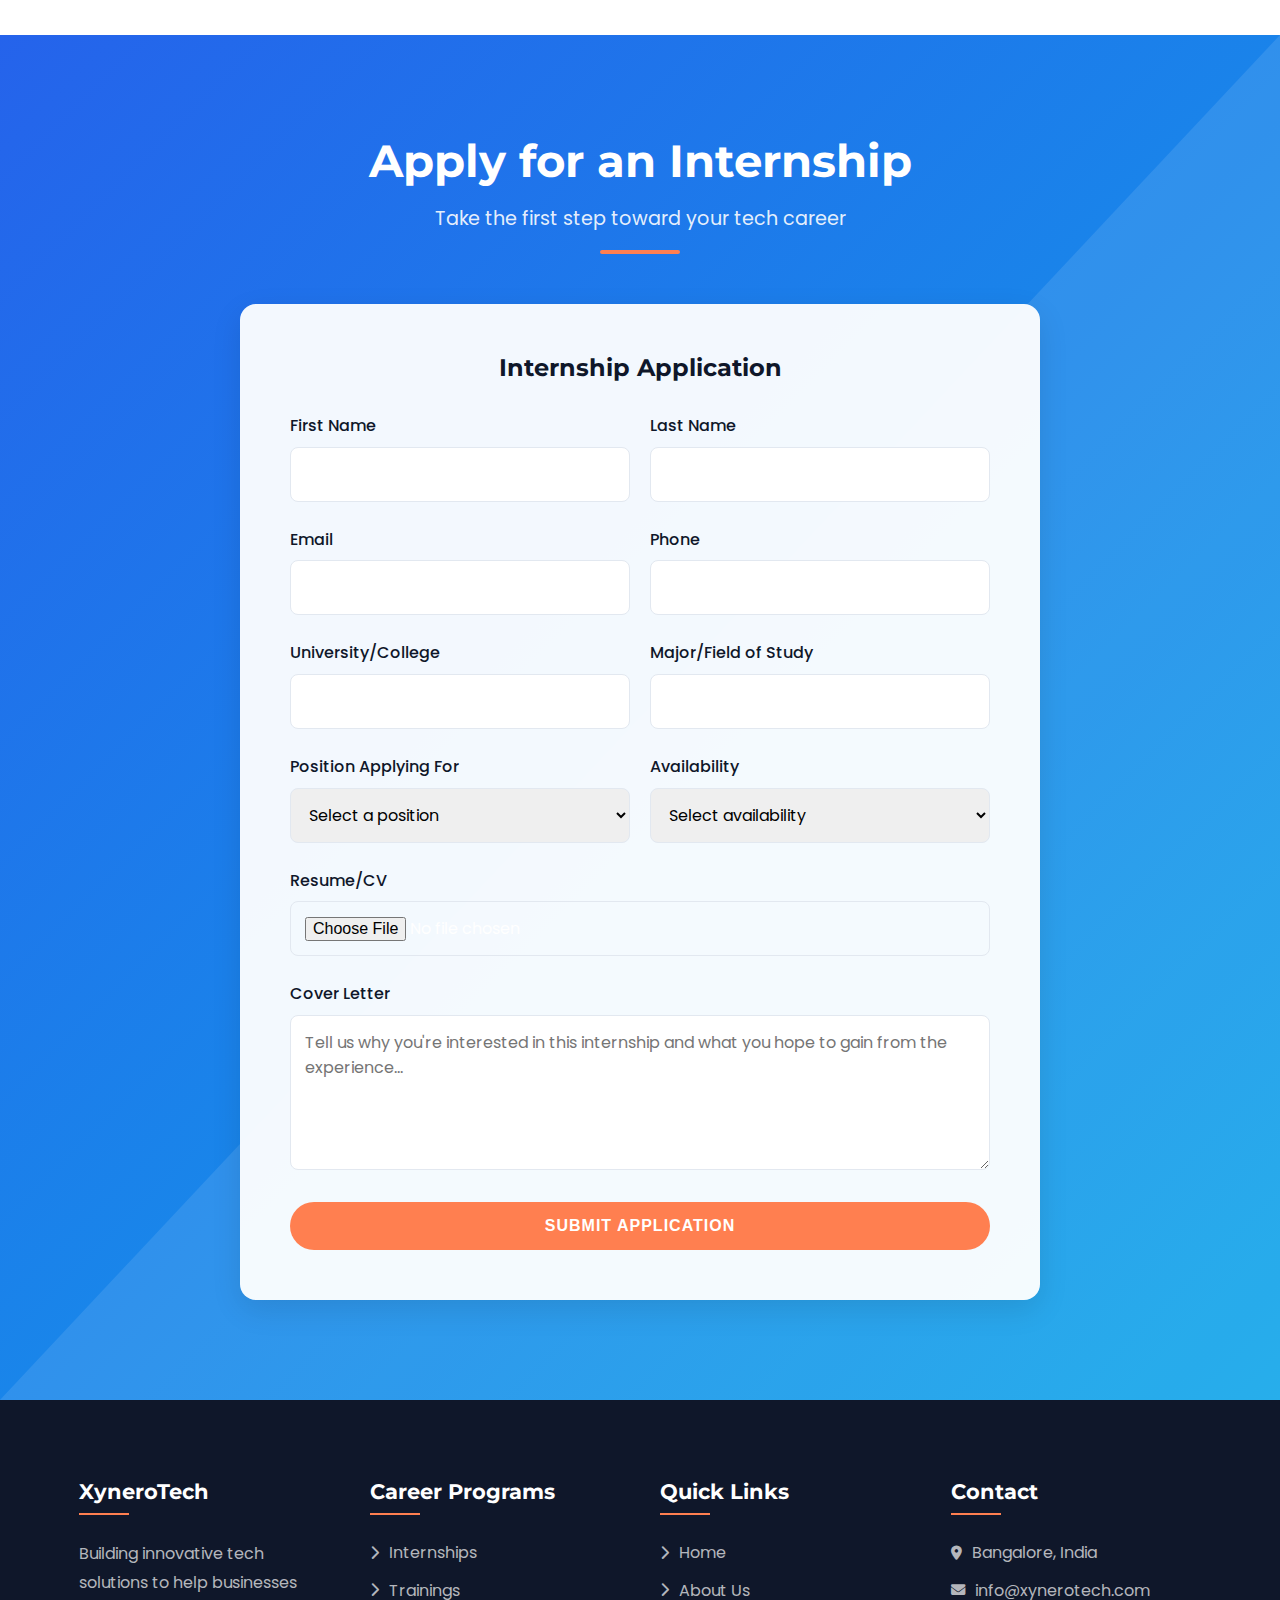
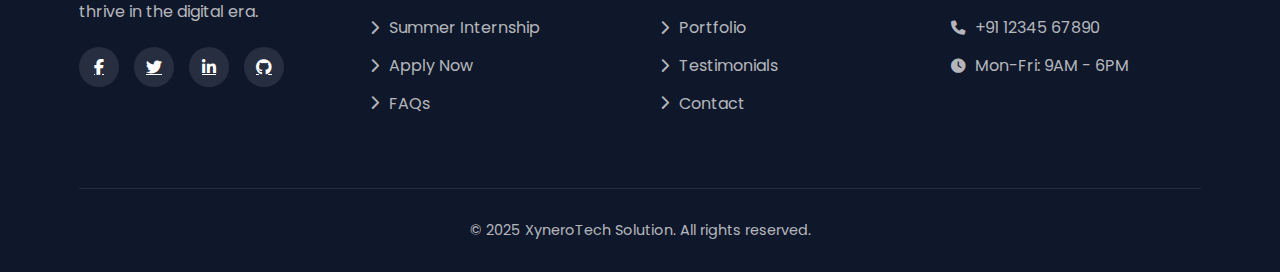
<file: xynerotech/Internship.html>
<!DOCTYPE html>
<html lang="en">
<head>
    <meta charset="UTF-8">
    <meta name="viewport" content="width=device-width, initial-scale=1.0">
    <title>Internship Opportunities - XyneroTech</title>
    <link rel="stylesheet" href="https://cdnjs.cloudflare.com/ajax/libs/font-awesome/6.4.0/css/all.min.css">
    <link href="https://fonts.googleapis.com/css2?family=Poppins:wght@300;400;500;600;700&family=Montserrat:wght@700;800&display=swap" rel="stylesheet">
    <link rel="stylesheet" href="style_Internship.css">
</head>
<body>
     <!-- Navigation -->
  <nav>
    <div class="container nav-container">
      <a href="index.html" class="logo"><i class="fas fa-microchip"></i> XyneroTech</a>
      <ul class="nav-links">
        <li><a href="index.html">Home</a></li>
        <li><a href="services.html">Services</a></li>
        <li><a href="testimonials.html">Testimonials</a></li>
        <li><a href="portfolio.html">Portfolio</a></li>
        <li class="dropdown">
          <a href="#">Career Programs <i class="fas fa-caret-down"></i></a>
          <ul class="dropdown-menu">
            <li><a href="internships.html" class="active">Internships</a></li>
            <li><a href="trainings.html">Trainings</a></li>
            <li><a href="summer-internship.html">Summer Internship</a></li>
            <li><a href="Employee_Login.html">Employee Login</a></li>
            <li><a href="Credential_Validator.html">Digital Credential Validator</a></li>
          </ul>
        </li>
        <li><a href="contact.html">Contact</a></li>
      </ul>
      <div class="hamburger">
        <i class="fas fa-bars"></i>
      </div>
    </div>
  </nav>

    <!-- Hero Section -->
    <section class="hero-internship">
        <div class="hero-content-internship">
            <h1>Internship Opportunities</h1>
            <p>Gain real-world experience and jumpstart your tech career with XyneroTech</p>
            <a href="#application" class="btn">Apply Now</a>
        </div>
    </section>

    <!-- Internship Details -->
    <section class="internship-details">
        <div class="container">
            <div class="section-title">
                <h2>About Our Internship Program</h2>
                <p>We offer hands-on experience in cutting-edge technologies and real-world projects</p>
            </div>
            
            <div class="detail-container">
                <div class="detail-content">
                    <h3>Launch Your Tech Career</h3>
                    <p>At XyneroTech, we believe in nurturing the next generation of tech talent. Our internship program provides a unique opportunity for students and recent graduates to gain practical experience in the tech industry.</p>
                    
                    <p>Our interns work on real projects alongside experienced professionals, receiving mentorship and guidance throughout their journey. You'll have the chance to contribute to meaningful work while developing your skills and building your professional network.</p>
                    
                    <h3>Program Structure</h3>
                    <p>Our internships typically last 3-6 months, with flexible scheduling to accommodate academic commitments. We offer both part-time and full-time opportunities across various departments.</p>
                    
                    <p>Throughout the program, you'll participate in weekly learning sessions, team meetings, and project reviews. You'll receive regular feedback and have opportunities to showcase your work to the entire company.</p>
                </div>
                
                <div class="detail-highlights">
                    <h3>Program Highlights</h3>
                    <ul class="highlight-list">
                        <li><i class="fas fa-user-graduate"></i> Mentorship from industry experts</li>
                        <li><i class="fas fa-laptop-code"></i> Hands-on project experience</li>
                        <li><i class="fas fa-money-bill-wave"></i> Competitive stipend</li>
                        <li><i class="fas fa-certificate"></i> Certificate of completion</li>
                        <li><i class="fas fa-network-wired"></i> Networking opportunities</li>
                        <li><i class="fas fa-briefcase"></i> Potential job offers</li>
                        <li><i class="fas fa-chalkboard-teacher"></i> Weekly tech workshops</li>
                        <li><i class="fas fa-users"></i> Collaborative team environment</li>
                    </ul>
                </div>
            </div>
        </div>
    </section>

    <!-- Available Positions -->
    <section class="positions">
        <div class="container">
            <div class="section-title">
                <h2>Available Internship Positions</h2>
                <p>Explore opportunities across our technology teams</p>
            </div>
            
            <div class="positions-grid">
                <div class="position-card">
                    <h3>Software Development Intern</h3>
                    <div class="position-meta">
                        <span><i class="fas fa-clock"></i> 3-6 months</span>
                        <span><i class="fas fa-map-marker-alt"></i> Remote</span>
                    </div>
                    <p>Work on full-stack development projects using modern technologies like React, Node.js, and cloud services.</p>
                    <a href="#application" class="btn">Apply Now</a>
                </div>
                
                <div class="position-card">
                    <h3>DevOps Engineering Intern</h3>
                    <div class="position-meta">
                        <span><i class="fas fa-clock"></i> 4-6 months</span>
                        <span><i class="fas fa-map-marker-alt"></i> Bangalore</span>
                    </div>
                    <p>Assist in building CI/CD pipelines, containerization, and cloud infrastructure management.</p>
                    <a href="#application" class="btn">Apply Now</a>
                </div>
                
                <div class="position-card">
                    <h3>UI/UX Design Intern</h3>
                    <div class="position-meta">
                        <span><i class="fas fa-clock"></i> 3-5 months</span>
                        <span><i class="fas fa-map-marker-alt"></i> Remote</span>
                    </div>
                    <p>Create user-centered designs through research, wireframing, prototyping, and testing.</p>
                    <a href="#application" class="btn">Apply Now</a>
                </div>
                
                <div class="position-card">
                    <h3>Data Science Intern</h3>
                    <div class="position-meta">
                        <span><i class="fas fa-clock"></i> 4-6 months</span>
                        <span><i class="fas fa-map-marker-alt"></i> Bangalore</span>
                    </div>
                    <p>Work on data analysis, machine learning models, and visualization projects.</p>
                    <a href="#application" class="btn">Apply Now</a>
                </div>
                
                <div class="position-card">
                    <h3>Cloud Solutions Intern</h3>
                    <div class="position-meta">
                        <span><i class="fas fa-clock"></i> 3-6 months</span>
                        <span><i class="fas fa-map-marker-alt"></i> Remote</span>
                    </div>
                    <p>Assist in designing, implementing, and managing cloud infrastructure on AWS, Azure, or GCP.</p>
                    <a href="#application" class="btn">Apply Now</a>
                </div>
                
                <div class="position-card">
                    <h3>QA Engineering Intern</h3>
                    <div class="position-meta">
                        <span><i class="fas fa-clock"></i> 3-5 months</span>
                        <span><i class="fas fa-map-marker-alt"></i> Remote</span>
                    </div>
                    <p>Help develop and execute test plans to ensure product quality and reliability.</p>
                    <a href="#application" class="btn">Apply Now</a>
                </div>
            </div>
        </div>
    </section>

    <!-- Testimonials -->
    <section class="testimonials">
        <div class="container">
            <div class="section-title">
                <h2>Hear From Our Past Interns</h2>
                <p>Discover what our alumni have to say about their experience</p>
            </div>
            
            <div class="testimonials-grid">
                <div class="testimonial-card">
                    <div class="testimonial-content">
                        <p>My internship at XyneroTech transformed my understanding of real-world software development. The mentorship I received was exceptional, and I got to work on projects that are actually in production today!</p>
                        <div class="testimonial-author">
                            <div class="author-avatar">PK</div>
                            <div class="author-info">
                                <h4>Priya Kumar</h4>
                                <p>Software Engineer, Microsoft</p>
                            </div>
                        </div>
                    </div>
                </div>
                
                <div class="testimonial-card">
                    <div class="testimonial-content">
                        <p>The DevOps internship gave me hands-on experience with industry tools and practices I could never learn in a classroom. I was hired full-time before I even graduated!</p>
                        <div class="testimonial-author">
                            <div class="author-avatar">AS</div>
                            <div class="author-info">
                                <h4>Arjun Sharma</h4>
                                <p>DevOps Engineer, XyneroTech</p>
                            </div>
                        </div>
                    </div>
                </div>
                
                <div class="testimonial-card">
                    <div class="testimonial-content">
                        <p>As a UI/UX design intern, I was given real responsibilities and my designs were implemented in actual products. The collaborative environment helped me grow both technically and professionally.</p>
                        <div class="testimonial-author">
                            <div class="author-avatar">NM</div>
                            <div class="author-info">
                                <h4>Neha Mehta</h4>
                                <p>Product Designer, Adobe</p>
                            </div>
                        </div>
                    </div>
                </div>
            </div>
        </div>
    </section>

    <!-- Application Form -->
    <section class="application" id="application">
        <div class="container">
            <div class="section-title">
                <h2 style="color: white;">Apply for an Internship</h2>
                <p style="color: rgba(255, 255, 255, 0.9);">Take the first step toward your tech career</p>
            </div>
            
            <div class="form-container">
                <h2>Internship Application</h2>
                <form id="internship-form">
                    <div class="form-row">
                        <div class="form-group">
                            <label for="first-name">First Name</label>
                            <input type="text" id="first-name" required>
                        </div>
                        <div class="form-group">
                            <label for="last-name">Last Name</label>
                            <input type="text" id="last-name" required>
                        </div>
                    </div>
                    
                    <div class="form-row">
                        <div class="form-group">
                            <label for="email">Email</label>
                            <input type="email" id="email" required>
                        </div>
                        <div class="form-group">
                            <label for="phone">Phone</label>
                            <input type="tel" id="phone" required>
                        </div>
                    </div>
                    
                    <div class="form-row">
                        <div class="form-group">
                            <label for="university">University/College</label>
                            <input type="text" id="university" required>
                        </div>
                        <div class="form-group">
                            <label for="major">Major/Field of Study</label>
                            <input type="text" id="major" required>
                        </div>
                    </div>
                    
                    <div class="form-row">
                        <div class="form-group">
                            <label for="position">Position Applying For</label>
                            <select id="position" required>
                                <option value="">Select a position</option>
                                <option value="Software Development Intern">Software Development Intern</option>
                                <option value="DevOps Engineering Intern">DevOps Engineering Intern</option>
                                <option value="UI/UX Design Intern">UI/UX Design Intern</option>
                                <option value="Data Science Intern">Data Science Intern</option>
                                <option value="Cloud Solutions Intern">Cloud Solutions Intern</option>
                                <option value="QA Engineering Intern">QA Engineering Intern</option>
                            </select>
                        </div>
                        <div class="form-group">
                            <label for="availability">Availability</label>
                            <select id="availability" required>
                                <option value="">Select availability</option>
                                <option value="Full-time">Full-time (40 hrs/week)</option>
                                <option value="Part-time">Part-time (20 hrs/week)</option>
                            </select>
                        </div>
                    </div>
                    
                    <div class="form-group">
                        <label for="resume">Resume/CV</label>
                        <input type="file" id="resume" accept=".pdf,.doc,.docx" required>
                    </div>
                    
                    <div class="form-group">
                        <label for="cover-letter">Cover Letter</label>
                        <textarea id="cover-letter" rows="5" placeholder="Tell us why you're interested in this internship and what you hope to gain from the experience..."></textarea>
                    </div>
                    
                    <button type="submit" class="submit-btn">Submit Application</button>
                </form>
            </div>
        </div>
    </section>

    <!-- Footer -->
    <footer>
        <div class="container">
            <div class="footer-grid">
                <div class="footer-col">
                    <h3>XyneroTech</h3>
                    <p>Building innovative tech solutions to help businesses thrive in the digital era.</p>
                    <div class="social-links">
                        <a href="#"><i class="fab fa-facebook-f"></i></a>
                        <a href="#"><i class="fab fa-twitter"></i></a>
                        <a href="#"><i class="fab fa-linkedin-in"></i></a>
                        <a href="#"><i class="fab fa-github"></i></a>
                    </div>
                </div>
                <div class="footer-col">
                    <h3>Career Programs</h3>
                    <ul class="footer-links">
                        <li><a href="internships.html"><i class="fas fa-chevron-right"></i> Internships</a></li>
                        <li><a href="trainings.html"><i class="fas fa-chevron-right"></i> Trainings</a></li>
                        <li><a href="summer-internship.html"><i class="fas fa-chevron-right"></i> Summer Internship</a></li>
                        <li><a href="apply.html"><i class="fas fa-chevron-right"></i> Apply Now</a></li>
                        <li><a href="faqs.html"><i class="fas fa-chevron-right"></i> FAQs</a></li>
                    </ul>
                </div>
                <div class="footer-col">
                    <h3>Quick Links</h3>
                    <ul class="footer-links">
                        <li><a href="index.html"><i class="fas fa-chevron-right"></i> Home</a></li>
                        <li><a href="about.html"><i class="fas fa-chevron-right"></i> About Us</a></li>
                        <li><a href="portfolio.html"><i class="fas fa-chevron-right"></i> Portfolio</a></li>
                        <li><a href="testimonials.html"><i class="fas fa-chevron-right"></i> Testimonials</a></li>
                        <li><a href="contact.html"><i class="fas fa-chevron-right"></i> Contact</a></li>
                    </ul>
                </div>
                <div class="footer-col">
                    <h3>Contact</h3>
                    <ul class="footer-links">
                        <li><a href="#"><i class="fas fa-map-marker-alt"></i> Bangalore, India</a></li>
                        <li><a href="mailto:info@xynerotech.com"><i class="fas fa-envelope"></i> info@xynerotech.com</a></li>
                        <li><a href="tel:+911234567890"><i class="fas fa-phone"></i> +91 12345 67890</a></li>
                        <li><a href="#"><i class="fas fa-clock"></i> Mon-Fri: 9AM - 6PM</a></li>
                    </ul>
                </div>
            </div>
            <div class="copyright">
                <p>&copy; 2025 XyneroTech Solution. All rights reserved.</p>
            </div>
        </div>
    </footer>

    <script>
        // Mobile Menu Toggle
        const hamburger = document.querySelector('.hamburger');
        const navLinks = document.querySelector('.nav-links');

        hamburger.addEventListener('click', () => {
            navLinks.classList.toggle('active');
            hamburger.innerHTML = navLinks.classList.contains('active') 
                ? '<i class="fas fa-times"></i>' 
                : '<i class="fas fa-bars"></i>';
        });

        // Form Submission
        const form = document.getElementById('internship-form');
        form.addEventListener('submit', (e) => {
            e.preventDefault();
            
            // Form validation would go here
            alert('Thank you for your application! We will review your submission and contact you soon.');
            form.reset();
            
            // Scroll to top
            window.scrollTo({
                top: 0,
                behavior: 'smooth'
            });
        });

        // Sticky navigation
        window.addEventListener('scroll', () => {
            const nav = document.querySelector('nav');
            nav.classList.toggle('sticky', window.scrollY > 100);
        });
    </script>
</body>
</html>
</file>
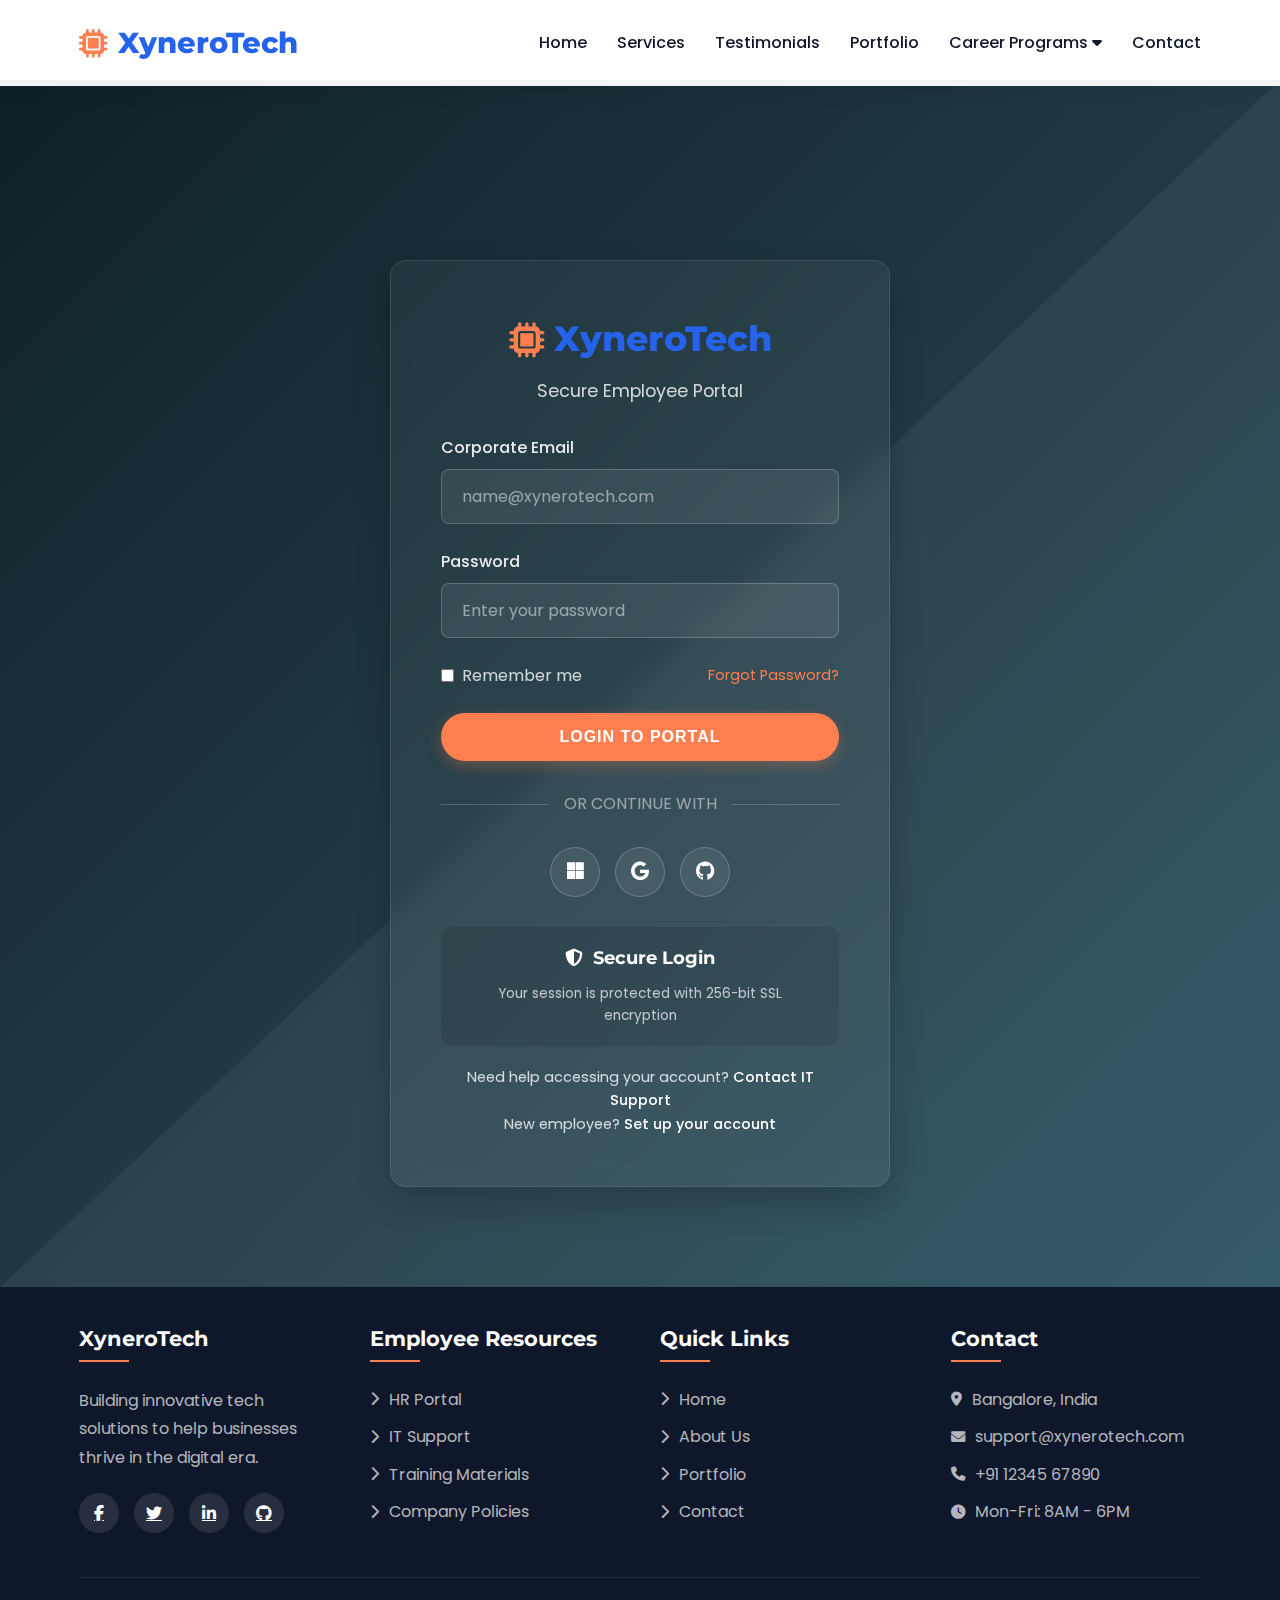
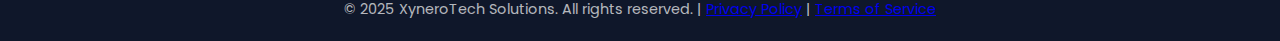
<file: xynerotech/login.html>
<!DOCTYPE html>
<html lang="en">
<head>
    <meta charset="UTF-8">
    <meta name="viewport" content="width=device-width, initial-scale=1.0">
    <title>Employee Login - XyneroTech</title>
    <link rel="stylesheet" href="https://cdnjs.cloudflare.com/ajax/libs/font-awesome/6.4.0/css/all.min.css">
    <link href="https://fonts.googleapis.com/css2?family=Poppins:wght@300;400;500;600;700&family=Montserrat:wght@700;800&display=swap" rel="stylesheet">
    <link rel="stylesheet" href="style_login.css">
</head>
<body>
    <!-- Navigation -->
    <nav>
        <div class="container nav-container">
            <a href="index.html" class="logo"><i class="fas fa-microchip"></i> XyneroTech</a>
            <ul class="nav-links">
                <li><a href="index.html">Home</a></li>
                <li><a href="services.html">Services</a></li>
                <li><a href="testimonials.html">Testimonials</a></li>
                <li><a href="portfolio.html">Portfolio</a></li>
                <li class="dropdown">
                    <a href="#">Career Programs <i class="fas fa-caret-down"></i></a>
                    <ul class="dropdown-menu">
                        <li><a href="internships.html">Internships</a></li>
                        <li><a href="trainings.html">Trainings</a></li>
                        <li><a href="summer-internship.html">Summer Internship</a></li>
                        <li><a href="Employee_Login.html" class="active">Employee Login</a></li>
                        <li><a href="Credential_Validator.html">Digital Credential Validator</a></li>
                    </ul>
                </li>
                <li><a href="contact.html">Contact</a></li>
            </ul>
            <div class="hamburger">
                <i class="fas fa-bars"></i>
            </div>
        </div>
    </nav>

    <!-- Login Section -->
    <section class="login-hero">
        <div class="container">
            <div class="login-container">
                <div class="login-logo">
                    <a href="index.html" class="logo"><i class="fas fa-microchip"></i> XyneroTech</a>
                    <p>Secure Employee Portal</p>
                </div>
                
                <form class="login-form" id="employee-login">
                    <div class="form-group">
                        <label for="employee-email">Corporate Email</label>
                        <input type="email" id="employee-email" placeholder="name@xynerotech.com" required>
                    </div>
                    
                    <div class="form-group">
                        <label for="employee-password">Password</label>
                        <input type="password" id="employee-password" placeholder="Enter your password" required>
                    </div>
                    
                    <div class="remember-forgot">
                        <div class="remember-me">
                            <input type="checkbox" id="remember">
                            <label for="remember">Remember me</label>
                        </div>
                        <a href="#" class="forgot-password">Forgot Password?</a>
                    </div>
                    
                    <button type="submit" class="submit-btn">Login to Portal</button>
                    
                    <div class="login-divider">
                        <span>OR CONTINUE WITH</span>
                    </div>
                    
                    <div class="sso-options">
                        <div class="sso-btn" title="Sign in with Microsoft">
                            <i class="fab fa-microsoft"></i>
                        </div>
                        <div class="sso-btn" title="Sign in with Google">
                            <i class="fab fa-google"></i>
                        </div>
                        <div class="sso-btn" title="Sign in with GitHub">
                            <i class="fab fa-github"></i>
                        </div>
                    </div>
                    
                    <div class="security-features">
                        <h3><i class="fas fa-shield-alt"></i> Secure Login</h3>
                        <p>Your session is protected with 256-bit SSL encryption</p>
                    </div>
                </form>
                
                <div class="login-help">
                    <p>Need help accessing your account? <a href="contact.html">Contact IT Support</a></p>
                    <p>New employee? <a href="#">Set up your account</a></p>
                </div>
            </div>
        </div>
    </section>

    <!-- Footer -->
    <footer>
        <div class="container">
            <div class="footer-grid">
                <div class="footer-col">
                    <h3>XyneroTech</h3>
                    <p>Building innovative tech solutions to help businesses thrive in the digital era.</p>
                    <div class="social-links">
                        <a href="#"><i class="fab fa-facebook-f"></i></a>
                        <a href="#"><i class="fab fa-twitter"></i></a>
                        <a href="#"><i class="fab fa-linkedin-in"></i></a>
                        <a href="#"><i class="fab fa-github"></i></a>
                    </div>
                </div>
                <div class="footer-col">
                    <h3>Employee Resources</h3>
                    <ul class="footer-links">
                        <li><a href="#"><i class="fas fa-chevron-right"></i> HR Portal</a></li>
                        <li><a href="#"><i class="fas fa-chevron-right"></i> IT Support</a></li>
                        <li><a href="#"><i class="fas fa-chevron-right"></i> Training Materials</a></li>
                        <li><a href="#"><i class="fas fa-chevron-right"></i> Company Policies</a></li>
                    </ul>
                </div>
                <div class="footer-col">
                    <h3>Quick Links</h3>
                    <ul class="footer-links">
                        <li><a href="index.html"><i class="fas fa-chevron-right"></i> Home</a></li>
                        <li><a href="about.html"><i class="fas fa-chevron-right"></i> About Us</a></li>
                        <li><a href="portfolio.html"><i class="fas fa-chevron-right"></i> Portfolio</a></li>
                        <li><a href="contact.html"><i class="fas fa-chevron-right"></i> Contact</a></li>
                    </ul>
                </div>
                <div class="footer-col">
                    <h3>Contact</h3>
                    <ul class="footer-links">
                        <li><a href="#"><i class="fas fa-map-marker-alt"></i> Bangalore, India</a></li>
                        <li><a href="mailto:support@xynerotech.com"><i class="fas fa-envelope"></i> support@xynerotech.com</a></li>
                        <li><a href="tel:+911234567890"><i class="fas fa-phone"></i> +91 12345 67890</a></li>
                        <li><a href="#"><i class="fas fa-clock"></i> Mon-Fri: 8AM - 6PM</a></li>
                    </ul>
                </div>
            </div>
            <div class="copyright">
                <p>&copy; 2025 XyneroTech Solutions. All rights reserved. | <a href="#">Privacy Policy</a> | <a href="#">Terms of Service</a></p>
            </div>
        </div>
    </footer>

    <script>
        // Mobile Menu Toggle
        const hamburger = document.querySelector('.hamburger');
        const navLinks = document.querySelector('.nav-links');

        hamburger.addEventListener('click', () => {
            navLinks.classList.toggle('active');
            hamburger.innerHTML = navLinks.classList.contains('active') 
                ? '<i class="fas fa-times"></i>' 
                : '<i class="fas fa-bars"></i>';
        });

        // Form submission
        const form = document.getElementById('employee-login');
        form.addEventListener('submit', (e) => {
            e.preventDefault();
            
            const email = document.getElementById('employee-email').value;
            const password = document.getElementById('employee-password').value;
            
            // Simple validation
            if (!email || !password) {
                alert('Please enter both email and password');
                return;
            }
            
            // In a real application, this would be an API call
            console.log('Login attempt:', { email, password });
            
            // Show loading state
            const submitBtn = form.querySelector('.submit-btn');
            submitBtn.innerHTML = '<i class="fas fa-spinner fa-spin"></i> Authenticating...';
            submitBtn.disabled = true;
            
            // Simulate authentication process
            setTimeout(() => {
                // Reset button
                submitBtn.innerHTML = 'Login to Portal';
                submitBtn.disabled = false;
                
                // Simulate successful login
                alert('Login successful! Redirecting to employee dashboard...');
                
                // Redirect to dashboard (in a real app)
                // window.location.href = 'employee-dashboard.html';
            }, 1500);
        });

        // Sticky navigation
        window.addEventListener('scroll', () => {
            const nav = document.querySelector('nav');
            nav.classList.toggle('sticky', window.scrollY > 100);
        });
    </script>
</body>
</html>
</file>
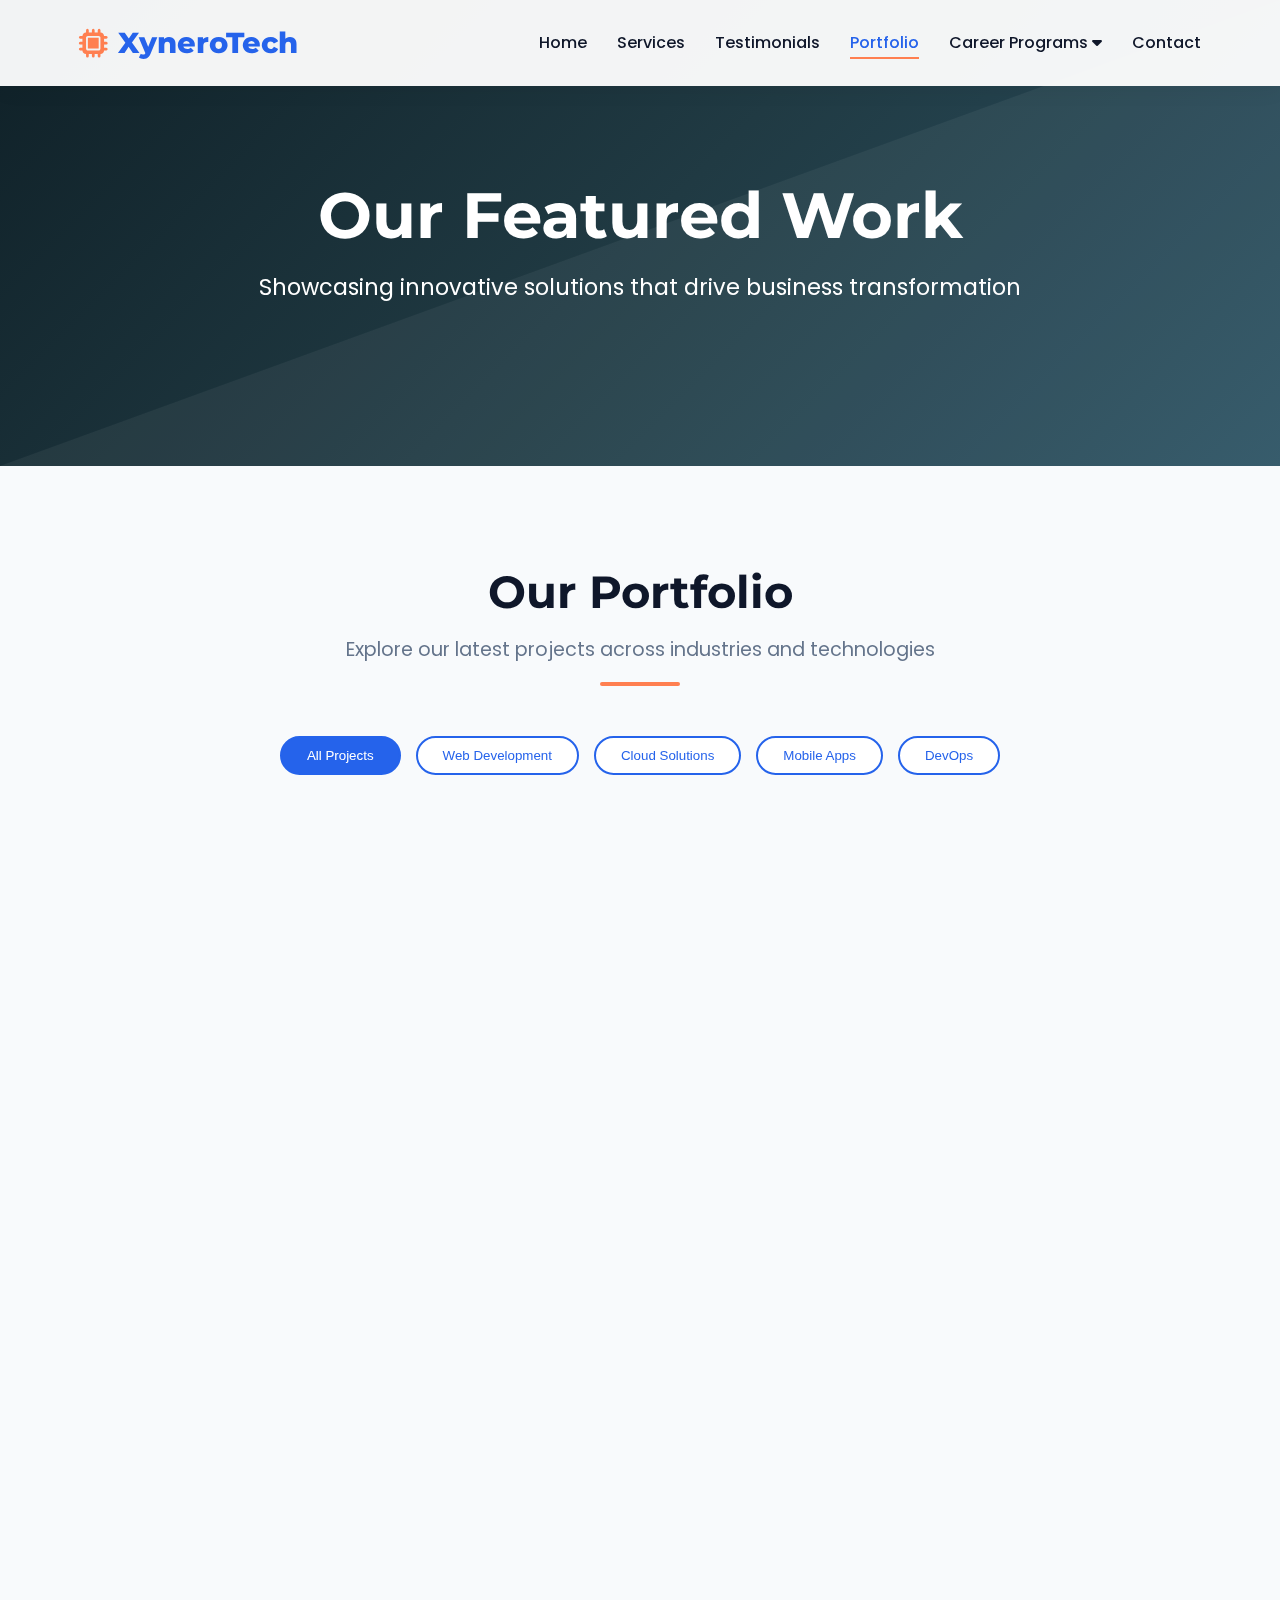
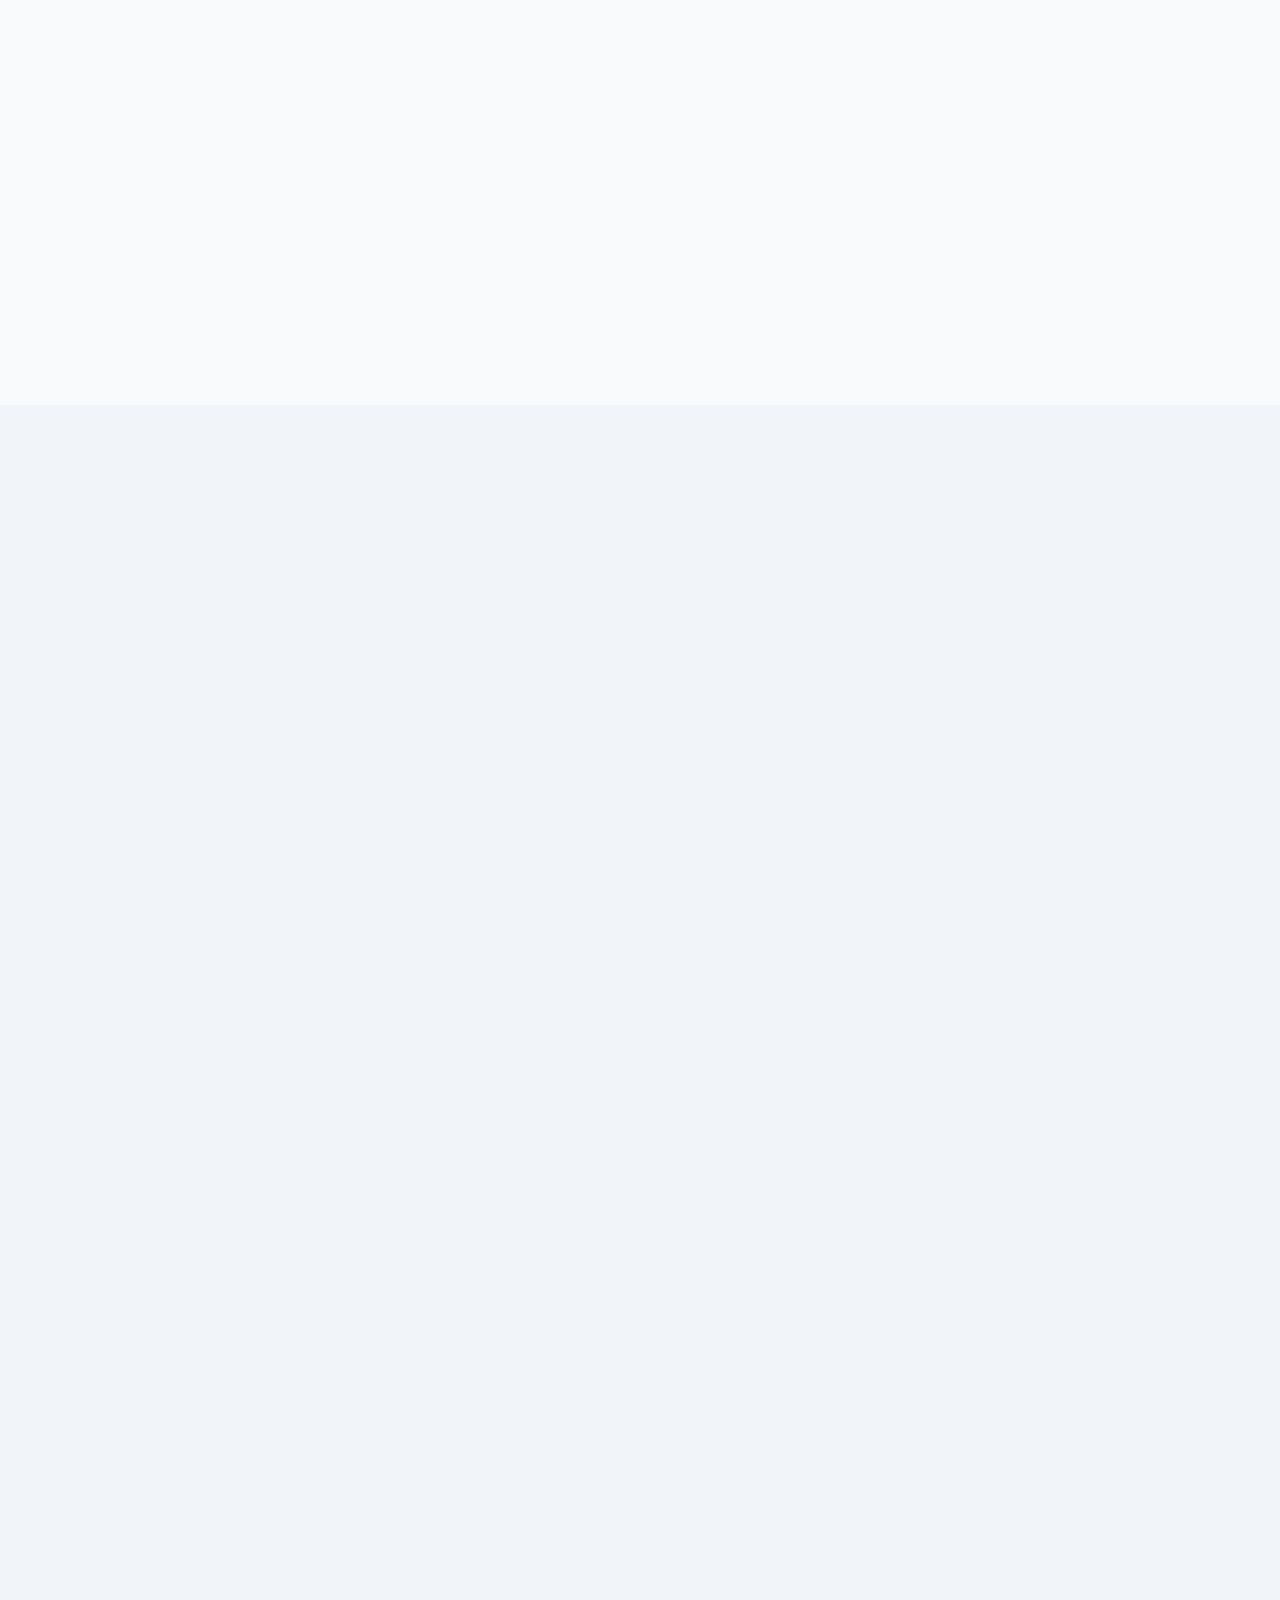
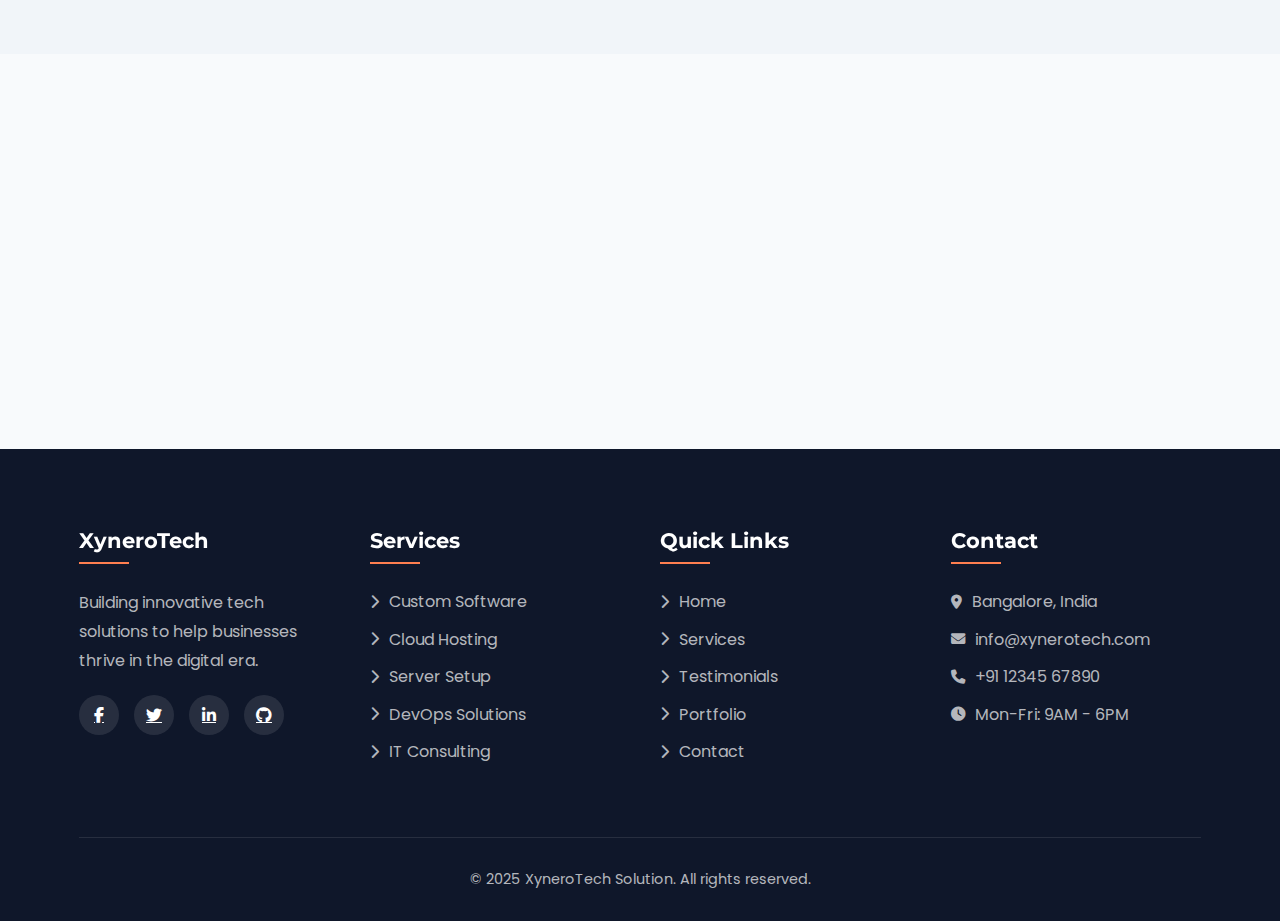
<file: xynerotech/portfolio.html>
<!DOCTYPE html>
<html lang="en">
<head>
  <meta charset="UTF-8">
  <meta name="viewport" content="width=device-width, initial-scale=1.0">
  <title>Portfolio | XyneroTech Solution</title>
  <link rel="stylesheet" href="https://cdnjs.cloudflare.com/ajax/libs/font-awesome/6.4.0/css/all.min.css">
  <link href="https://fonts.googleapis.com/css2?family=Poppins:wght@300;400;500;600;700&family=Montserrat:wght@700;800&display=swap" rel="stylesheet">
  <link href="https://unpkg.com/aos@2.3.1/dist/aos.css" rel="stylesheet">
  <link rel="stylesheet" href="style_portfolio.css"/>
</head>
<body>
   <!-- Navigation -->
  <nav>
    <div class="container nav-container">
      <a href="index.html" class="logo"><i class="fas fa-microchip"></i> XyneroTech</a>
      <ul class="nav-links">
        <li><a href="index.html">Home</a></li>
        <li><a href="services.html">Services</a></li>
        <li><a href="testimonials.html">Testimonials</a></li>
        <li><a href="portfolio.html" class="active">Portfolio</a></li>
        <li class="dropdown">
          <a href="#">Career Programs <i class="fas fa-caret-down"></i></a>
          <ul class="dropdown-menu">
            <li><a href="internships.html">Internships</a></li>
            <li><a href="trainings.html">Trainings</a></li>
            <li><a href="summer-internship.html">Summer Internship</a></li>
            <li><a href="Employee_Login.html">Employee Login</a></li>
            <li><a href="Credential_Validator.html">Digital Credential Validator</a></li>
          </ul>
        </li>
        <li><a href="contact.html">Contact</a></li>
      </ul>
      <div class="hamburger">
        <i class="fas fa-bars"></i>
      </div>
    </div>
  </nav>

  <!-- Portfolio Hero -->
  <section class="portfolio-hero" data-aos="fade-up">
    <div class="portfolio-hero-content">
      <h1 data-aos="fade-up" data-aos-delay="100">Our Featured Work</h1>
      <p data-aos="fade-up" data-aos-delay="200">Showcasing innovative solutions that drive business transformation</p>
    </div>
  </section>

  <!-- Portfolio Section -->
  <section class="portfolio">
    <div class="container">
      <div class="section-title" data-aos="fade-up">
        <h2>Our Portfolio</h2>
        <p>Explore our latest projects across industries and technologies</p>
      </div>
      
      <div class="portfolio-filter" data-aos="fade-up">
        <button class="filter-btn active" data-filter="all">All Projects</button>
        <button class="filter-btn" data-filter="web">Web Development</button>
        <button class="filter-btn" data-filter="cloud">Cloud Solutions</button>
        <button class="filter-btn" data-filter="mobile">Mobile Apps</button>
        <button class="filter-btn" data-filter="devops">DevOps</button>
      </div>
      
      <div class="portfolio-grid">
        <!-- Project 1 -->
        <div class="portfolio-item" data-aos="fade-up" data-aos-delay="100" data-category="web">
          <div class="portfolio-image" style="background: linear-gradient(135deg, #2563eb, #0ea5e9);">
            <div class="portfolio-overlay">
              <a href="#" class="view-btn">View Details</a>
            </div>
          </div>
          <div class="portfolio-content">
            <h3>Enterprise Resource Planning</h3>
            <p>Comprehensive ERP solution for manufacturing industry with real-time analytics</p>
            <div class="portfolio-tags">
              <span class="portfolio-tag">React</span>
              <span class="portfolio-tag">Node.js</span>
              <span class="portfolio-tag">MongoDB</span>
              <span class="portfolio-tag">AWS</span>
            </div>
          </div>
        </div>
        
        <!-- Project 2 -->
        <div class="portfolio-item" data-aos="fade-up" data-aos-delay="200" data-category="cloud">
          <div class="portfolio-image" style="background: linear-gradient(135deg, #ff7f50, #ff6b3c);">
            <div class="portfolio-overlay">
              <a href="#" class="view-btn">View Details</a>
            </div>
          </div>
          <div class="portfolio-content">
            <h3>Cloud Migration</h3>
            <p>Seamless migration of legacy systems to AWS cloud infrastructure</p>
            <div class="portfolio-tags">
              <span class="portfolio-tag">AWS</span>
              <span class="portfolio-tag">Docker</span>
              <span class="portfolio-tag">Kubernetes</span>
              <span class="portfolio-tag">Terraform</span>
            </div>
          </div>
        </div>
        
        <!-- Project 3 -->
        <div class="portfolio-item" data-aos="fade-up" data-aos-delay="300" data-category="mobile">
          <div class="portfolio-image" style="background: linear-gradient(135deg, #10b981, #059669);">
            <div class="portfolio-overlay">
              <a href="#" class="view-btn">View Details</a>
            </div>
          </div>
          <div class="portfolio-content">
            <h3>Healthcare Mobile App</h3>
            <p>Patient management system with telemedicine capabilities</p>
            <div class="portfolio-tags">
              <span class="portfolio-tag">React Native</span>
              <span class="portfolio-tag">Firebase</span>
              <span class="portfolio-tag">Node.js</span>
              <span class="portfolio-tag">WebRTC</span>
            </div>
          </div>
        </div>
        
        <!-- Project 4 -->
        <div class="portfolio-item" data-aos="fade-up" data-aos-delay="400" data-category="devops">
          <div class="portfolio-image" style="background: linear-gradient(135deg, #8b5cf6, #7c3aed);">
            <div class="portfolio-overlay">
              <a href="#" class="view-btn">View Details</a>
            </div>
          </div>
          <div class="portfolio-content">
            <h3>CI/CD Pipeline</h3>
            <p>Automated deployment pipeline for financial services application</p>
            <div class="portfolio-tags">
              <span class="portfolio-tag">Jenkins</span>
              <span class="portfolio-tag">GitLab CI</span>
              <span class="portfolio-tag">Ansible</span>
              <span class="portfolio-tag">AWS</span>
            </div>
          </div>
        </div>
        
        <!-- Project 5 -->
        <div class="portfolio-item" data-aos="fade-up" data-aos-delay="500" data-category="web">
          <div class="portfolio-image" style="background: linear-gradient(135deg, #ef4444, #dc2626);">
            <div class="portfolio-overlay">
              <a href="#" class="view-btn">View Details</a>
            </div>
          </div>
          <div class="portfolio-content">
            <h3>E-commerce Platform</h3>
            <p>High-performance online store with inventory management</p>
            <div class="portfolio-tags">
              <span class="portfolio-tag">Vue.js</span>
              <span class="portfolio-tag">Node.js</span>
              <span class="portfolio-tag">PostgreSQL</span>
              <span class="portfolio-tag">Stripe API</span>
            </div>
          </div>
        </div>
        
        <!-- Project 6 -->
        <div class="portfolio-item" data-aos="fade-up" data-aos-delay="600" data-category="cloud">
          <div class="portfolio-image" style="background: linear-gradient(135deg, #f59e0b, #d97706);">
            <div class="portfolio-overlay">
              <a href="#" class="view-btn">View Details</a>
            </div>
          </div>
          <div class="portfolio-content">
            <h3>Data Analytics Dashboard</h3>
            <p>Real-time business intelligence dashboard for retail chain</p>
            <div class="portfolio-tags">
              <span class="portfolio-tag">Power BI</span>
              <span class="portfolio-tag">Python</span>
              <span class="portfolio-tag">BigQuery</span>
              <span class="portfolio-tag">Data Studio</span>
            </div>
          </div>
        </div>
      </div>
    </div>
  </section>

  <!-- Project Showcase -->
  <section class="project-showcase">
    <div class="container">
      <div class="section-title" data-aos="fade-up">
        <h2>Featured Case Studies</h2>
        <p>Detailed look at some of our most impactful projects</p>
      </div>
      
      <div class="showcase-container">
        <!-- Case Study 1 -->
        <div class="showcase-item" data-aos="fade-up">
          <div class="showcase-image">
            <div style="width:100%;height:100%;background:linear-gradient(135deg, #2563eb, #0ea5e9);"></div>
          </div>
          <div class="showcase-content">
            <h3>Banking System Modernization</h3>
            <p>Transformed legacy banking infrastructure into a modern microservices architecture. Implemented containerization and automated deployment pipelines to reduce deployment time by 85%.</p>
            <p>Key technologies used: Docker, Kubernetes, Spring Boot, React, and AWS EKS.</p>
            <div class="showcase-stats">
              <div class="showcase-stat">
                <div class="stat-number">85%</div>
                <div class="stat-label">Faster Deployment</div>
              </div>
              <div class="showcase-stat">
                <div class="stat-number">99.99%</div>
                <div class="stat-label">Uptime</div>
              </div>
              <div class="showcase-stat">
                <div class="stat-number">50%</div>
                <div class="stat-label">Cost Reduction</div>
              </div>
            </div>
          </div>
        </div>
        
        <!-- Case Study 2 -->
        <div class="showcase-item" data-aos="fade-up">
          <div class="showcase-content">
            <h3>IoT Fleet Management</h3>
            <p>Developed an end-to-end IoT solution for logistics company to track and manage their fleet in real-time. Integrated with existing ERP systems and provided predictive maintenance capabilities.</p>
            <p>Key technologies used: Node-RED, MQTT, AWS IoT Core, React Native, and Machine Learning.</p>
            <div class="showcase-stats">
              <div class="showcase-stat">
                <div class="stat-number">40%</div>
                <div class="stat-label">Fuel Savings</div>
              </div>
              <div class="showcase-stat">
                <div class="stat-number">30%</div>
                <div class="stat-label">Faster Delivery</div>
              </div>
              <div class="showcase-stat">
                <div class="stat-number">25%</div>
                <div class="stat-label">Maintenance Reduction</div>
              </div>
            </div>
          </div>
          <div class="showcase-image">
            <div style="width:100%;height:100%;background:linear-gradient(135deg, #10b981, #059669);"></div>
          </div>
        </div>
      </div>
    </div>
  </section>

  <!-- Call to Action -->
  <section class="cta" data-aos="fade-up">
    <div class="cta-content">
      <h2>Ready to Start Your Project?</h2>
      <p>Let's discuss how we can transform your business with our technical expertise</p>
      <a href="contact.html" class="btn">Get in Touch</a>
    </div>
  </section>

  <!-- Footer -->
  <footer>
    <div class="container">
      <div class="footer-grid">
        <div class="footer-col">
          <h3>XyneroTech</h3>
          <p>Building innovative tech solutions to help businesses thrive in the digital era.</p>
          <div class="social-links">
            <a href="#"><i class="fab fa-facebook-f"></i></a>
            <a href="#"><i class="fab fa-twitter"></i></a>
            <a href="#"><i class="fab fa-linkedin-in"></i></a>
            <a href="#"><i class="fab fa-github"></i></a>
          </div>
        </div>
        <div class="footer-col">
          <h3>Services</h3>
          <ul class="footer-links">
            <li><a href="services.html"><i class="fas fa-chevron-right"></i> Custom Software</a></li>
            <li><a href="services.html"><i class="fas fa-chevron-right"></i> Cloud Hosting</a></li>
            <li><a href="services.html"><i class="fas fa-chevron-right"></i> Server Setup</a></li>
            <li><a href="services.html"><i class="fas fa-chevron-right"></i> DevOps Solutions</a></li>
            <li><a href="services.html"><i class="fas fa-chevron-right"></i> IT Consulting</a></li>
          </ul>
        </div>
        <div class="footer-col">
          <h3>Quick Links</h3>
          <ul class="footer-links">
            <li><a href="index.html"><i class="fas fa-chevron-right"></i> Home</a></li>
            <li><a href="services.html"><i class="fas fa-chevron-right"></i> Services</a></li>
            <li><a href="testimonials.html"><i class="fas fa-chevron-right"></i> Testimonials</a></li>
            <li><a href="portfolio.html"><i class="fas fa-chevron-right"></i> Portfolio</a></li>
            <li><a href="contact.html"><i class="fas fa-chevron-right"></i> Contact</a></li>
          </ul>
        </div>
        <div class="footer-col">
          <h3>Contact</h3>
          <ul class="footer-links">
            <li><a href="#"><i class="fas fa-map-marker-alt"></i> Bangalore, India</a></li>
            <li><a href="mailto:info@xynerotech.com"><i class="fas fa-envelope"></i> info@xynerotech.com</a></li>
            <li><a href="tel:+911234567890"><i class="fas fa-phone"></i> +91 12345 67890</a></li>
            <li><a href="#"><i class="fas fa-clock"></i> Mon-Fri: 9AM - 6PM</a></li>
          </ul>
        </div>
      </div>
      <div class="copyright">
        <p>&copy; 2025 XyneroTech Solution. All rights reserved.</p>
      </div>
    </div>
  </footer>

  <script src="https://unpkg.com/aos@2.3.1/dist/aos.js"></script>
  <script>
    // Initialize AOS
    AOS.init({
      duration: 800,
      once: true
    });

    // Mobile Menu Toggle
    const hamburger = document.querySelector('.hamburger');
    const navLinks = document.querySelector('.nav-links');

    hamburger.addEventListener('click', () => {
      navLinks.classList.toggle('active');
      hamburger.innerHTML = navLinks.classList.contains('active') 
        ? '<i class="fas fa-times"></i>' 
        : '<i class="fas fa-bars"></i>';
    });

    // Close menu when clicking a link
    document.querySelectorAll('.nav-links a').forEach(link => {
      link.addEventListener('click', () => {
        navLinks.classList.remove('active');
        hamburger.innerHTML = '<i class="fas fa-bars"></i>';
      });
    });

    // Sticky navigation
    window.addEventListener('scroll', () => {
      const nav = document.querySelector('nav');
      nav.classList.toggle('sticky', window.scrollY > 100);
    });

    // Portfolio filtering
    const filterButtons = document.querySelectorAll('.filter-btn');
    const portfolioItems = document.querySelectorAll('.portfolio-item');

    filterButtons.forEach(button => {
      button.addEventListener('click', () => {
        // Remove active class from all buttons
        filterButtons.forEach(btn => btn.classList.remove('active'));
        
        // Add active class to clicked button
        button.classList.add('active');
        
        const filterValue = button.getAttribute('data-filter');
        
        portfolioItems.forEach(item => {
          if (filterValue === 'all' || item.getAttribute('data-category') === filterValue) {
            item.style.display = 'block';
          } else {
            item.style.display = 'none';
          }
        });
      });
    });
  </script>
</body>
</html>
</file>
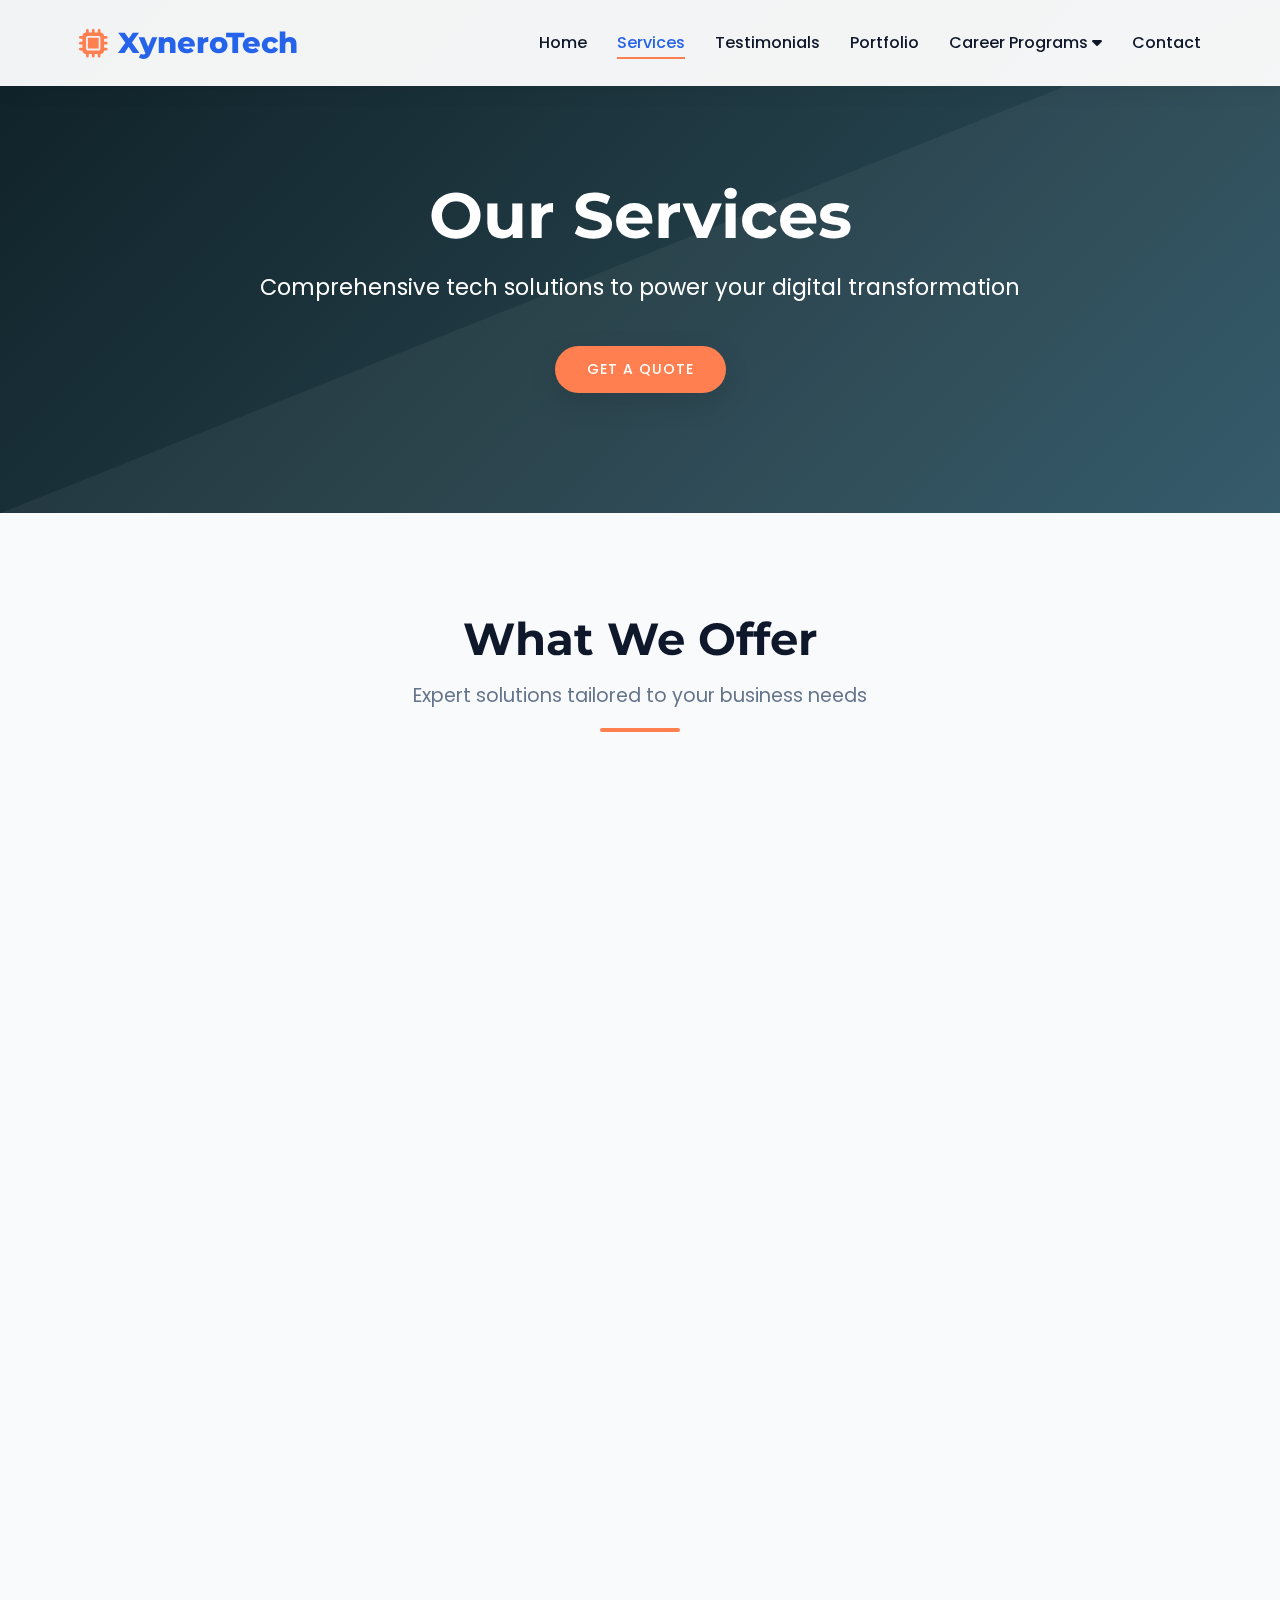
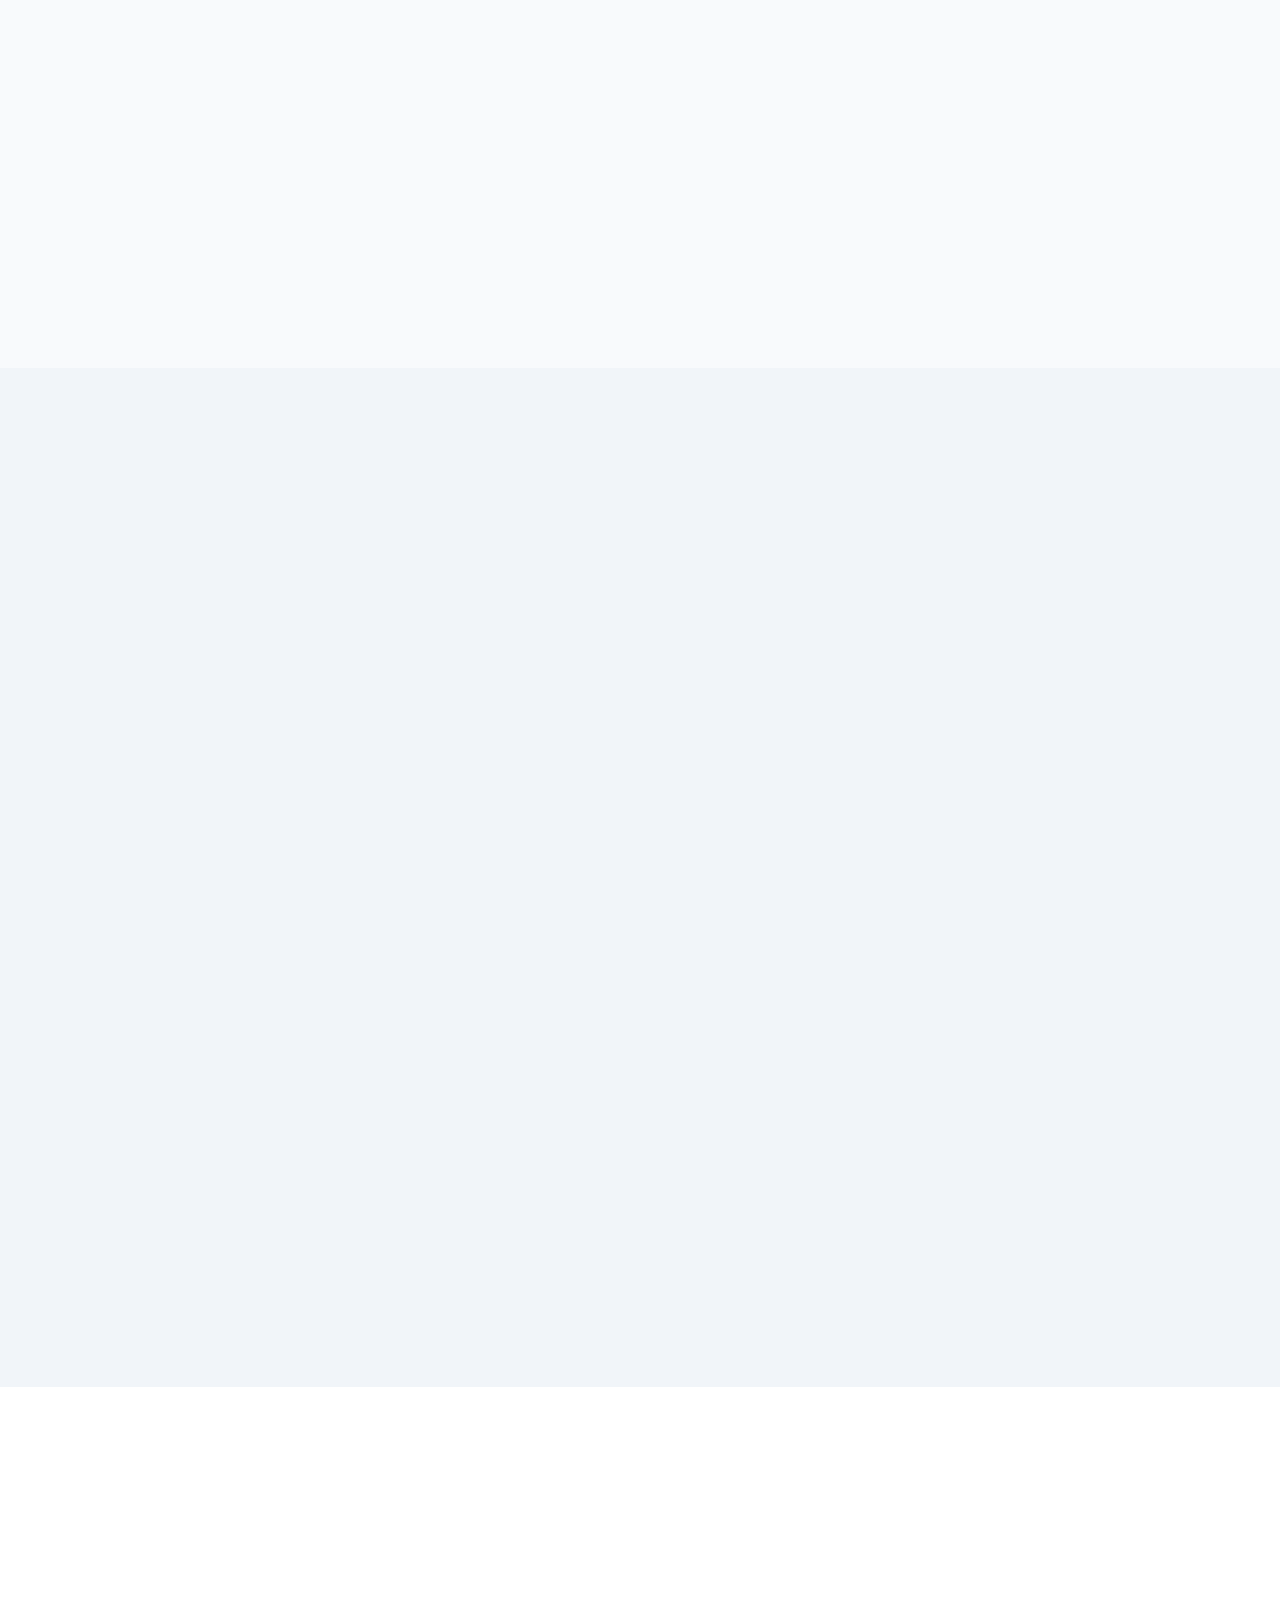
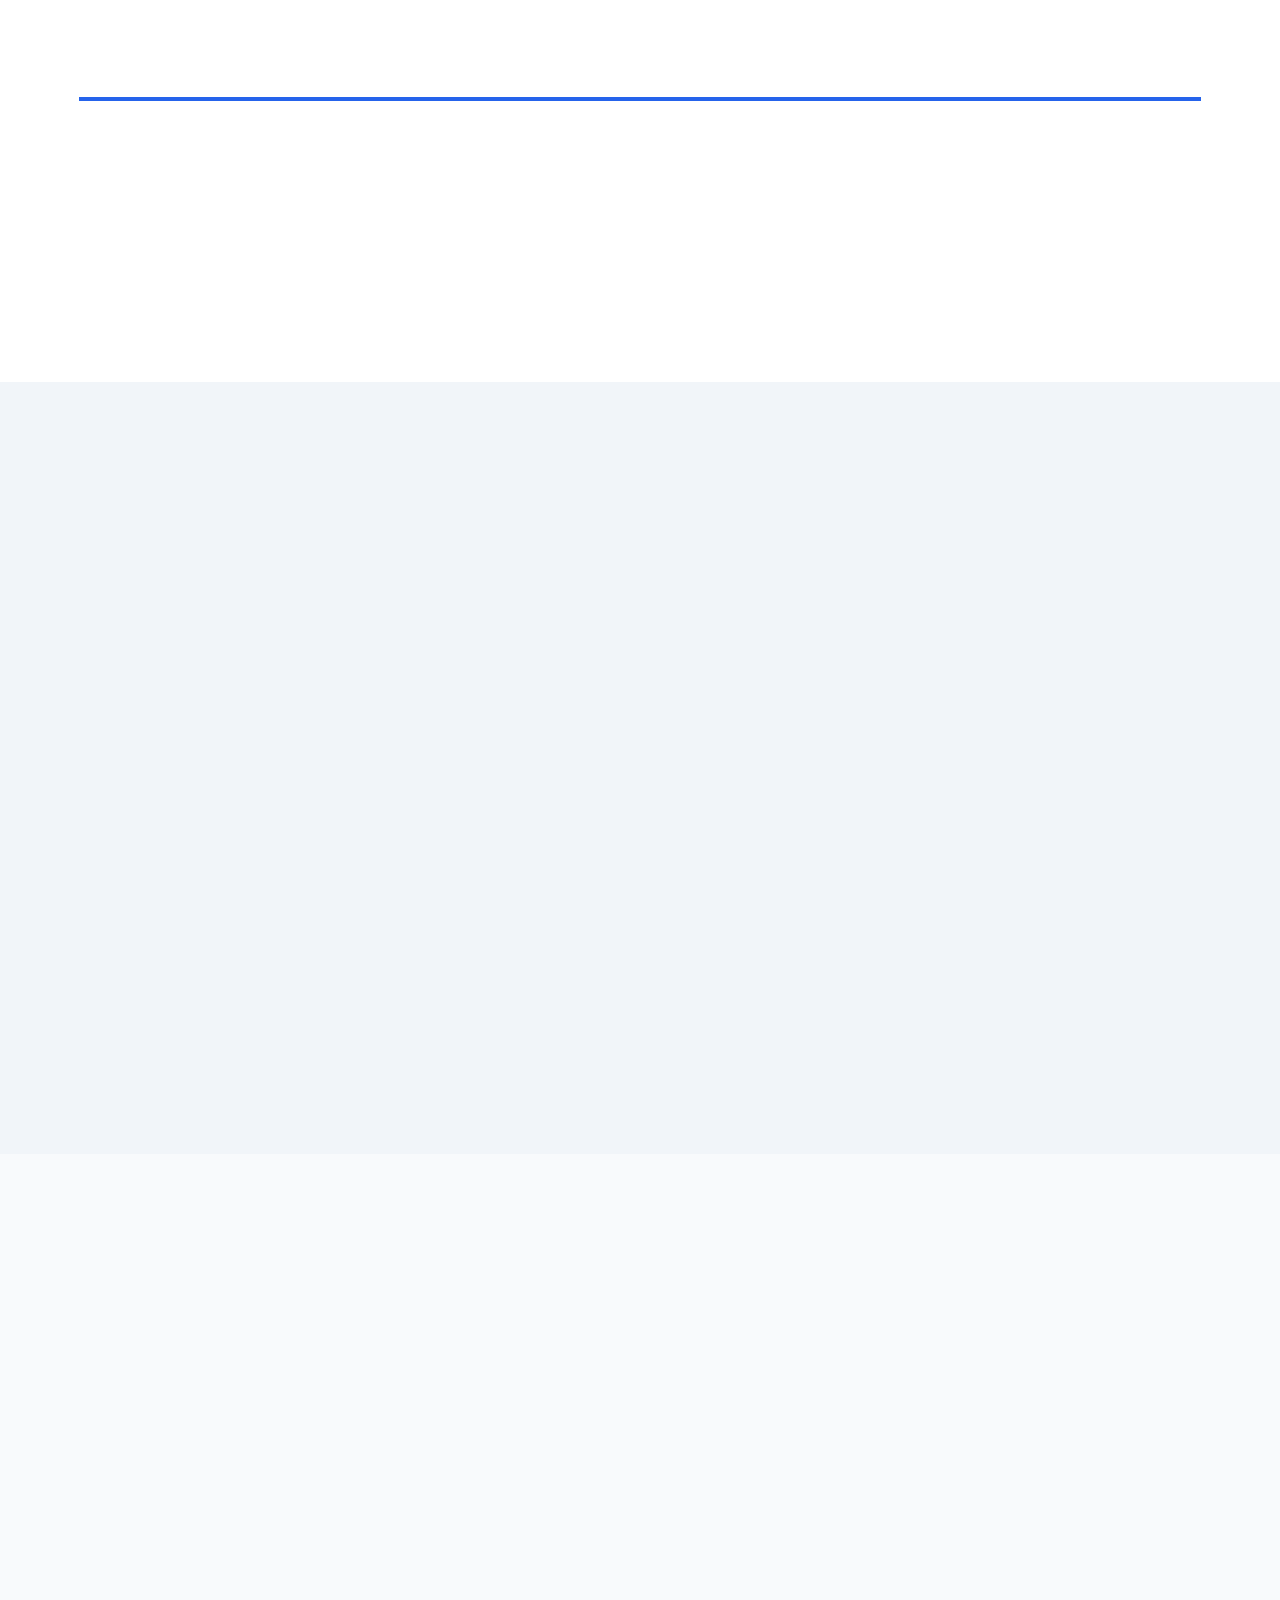
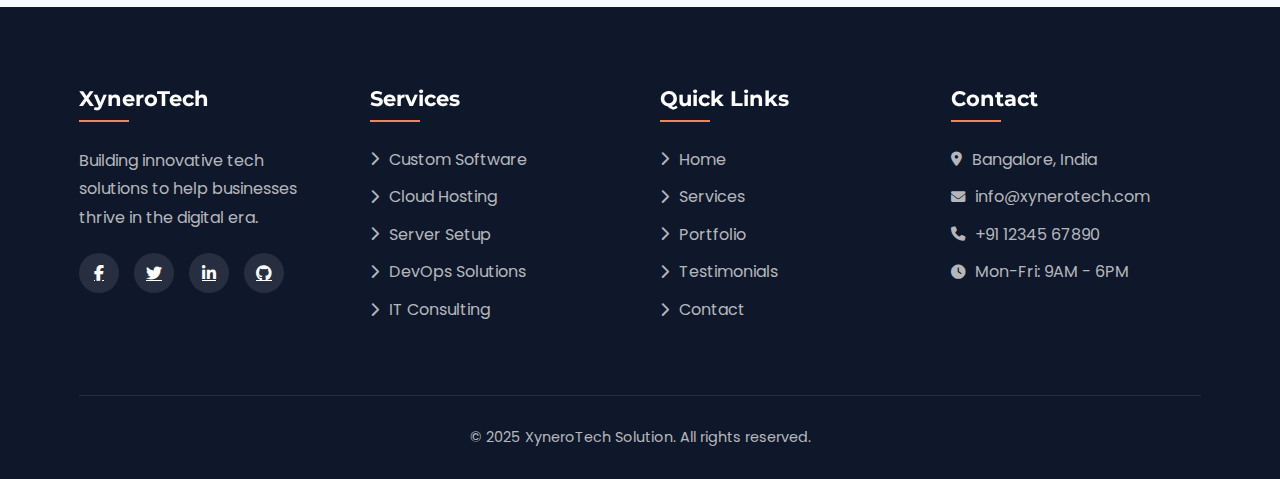
<file: xynerotech/services.html>
<!DOCTYPE html>
<html lang="en">
<head>
  <meta charset="UTF-8">
  <meta name="viewport" content="width=device-width, initial-scale=1.0">
  <title>Services | XyneroTech Solution</title>
  <link rel="stylesheet" href="https://cdnjs.cloudflare.com/ajax/libs/font-awesome/6.4.0/css/all.min.css">
  <link href="https://fonts.googleapis.com/css2?family=Poppins:wght@300;400;500;600;700&family=Montserrat:wght@700;800&display=swap" rel="stylesheet">
  <link href="https://unpkg.com/aos@2.3.1/dist/aos.css" rel="stylesheet">
  <link rel="stylesheet" href="style_service.css"/>
</head>
<body>
  <!-- Navigation -->
  <nav>
    <div class="container nav-container">
      <a href="index.html" class="logo"><i class="fas fa-microchip"></i> XyneroTech</a>
      <ul class="nav-links">
        <li><a href="index.html">Home</a></li>
        <li><a href="services.html" class="active">Services</a></li>
        <li><a href="testimonials.html">Testimonials</a></li>
        <li><a href="portfolio.html">Portfolio</a></li>
        <li class="dropdown">
          <a href="#">Career Programs <i class="fas fa-caret-down"></i></a>
          <ul class="dropdown-menu">
            <li><a href="internships.html">Internships</a></li>
            <li><a href="trainings.html">Trainings</a></li>
            <li><a href="summer-internship.html">Summer Internship</a></li>
            <li><a href="Employee_Login.html">Employee Login</a></li>
            <li><a href="Credential_Validator.html">Digital Credential Validator</a></li>
          </ul>
        </li>
        <li><a href="contact.html">Contact</a></li>
      </ul>
      <div class="hamburger">
        <i class="fas fa-bars"></i>
      </div>
    </div>
  </nav>

  <!-- Services Hero -->
  <section class="services-hero" data-aos="fade-up">
    <div class="services-hero-content">
      <h1 data-aos="fade-up" data-aos-delay="100">Our Services</h1>
      <p data-aos="fade-up" data-aos-delay="200">Comprehensive tech solutions to power your digital transformation</p>
      <a href="#contact" class="btn" data-aos="fade-up" data-aos-delay="300">Get a Quote</a>
    </div>
  </section>

  <!-- Services Section -->
  <section class="services">
    <div class="container">
      <div class="section-title" data-aos="fade-up">
        <h2>What We Offer</h2>
        <p>Expert solutions tailored to your business needs</p>
      </div>
      
      <div class="services-grid">
        <!-- Service 1 -->
        <div class="service-card" data-aos="fade-up" data-aos-delay="100">
          <div class="service-icon">
            <i class="fas fa-laptop-code"></i>
          </div>
          <div class="service-content">
            <h3>Custom Software</h3>
            <p>Tailor-made applications designed for your specific business requirements and processes.</p>
            <ul class="service-features">
              <li><i class="fas fa-check-circle"></i> Web & Mobile Applications</li>
              <li><i class="fas fa-check-circle"></i> Enterprise Resource Planning</li>
              <li><i class="fas fa-check-circle"></i> Customer Relationship Management</li>
              <li><i class="fas fa-check-circle"></i> Inventory Management Systems</li>
            </ul>
            <a href="#" class="btn">Learn More</a>
          </div>
        </div>
        
        <!-- Service 2 -->
        <div class="service-card" data-aos="fade-up" data-aos-delay="200">
          <div class="service-icon">
            <i class="fas fa-cloud"></i>
          </div>
          <div class="service-content">
            <h3>Cloud Hosting</h3>
            <p>Scalable & secure hosting solutions on AWS, GCP, or Azure with 24/7 monitoring.</p>
            <ul class="service-features">
              <li><i class="fas fa-check-circle"></i> Cloud Migration</li>
              <li><i class="fas fa-check-circle"></i> Managed Cloud Services</li>
              <li><i class="fas fa-check-circle"></i> Auto-scaling Solutions</li>
              <li><i class="fas fa-check-circle"></i> Disaster Recovery</li>
            </ul>
            <a href="#" class="btn">Learn More</a>
          </div>
        </div>
        
        <!-- Service 3 -->
        <div class="service-card" data-aos="fade-up" data-aos-delay="300">
          <div class="service-icon">
            <i class="fas fa-server"></i>
          </div>
          <div class="service-content">
            <h3>Server Setup</h3>
            <p>Complete Linux/Windows server deployment with firewall configuration and security hardening.</p>
            <ul class="service-features">
              <li><i class="fas fa-check-circle"></i> Dedicated & Virtual Servers</li>
              <li><i class="fas fa-check-circle"></i> Firewall Configuration</li>
              <li><i class="fas fa-check-circle"></i> Security Hardening</li>
              <li><i class="fas fa-check-circle"></i> Maintenance & Monitoring</li>
            </ul>
            <a href="#" class="btn">Learn More</a>
          </div>
        </div>
        
        <!-- Service 4 -->
        <div class="service-card" data-aos="fade-up" data-aos-delay="400">
          <div class="service-icon">
            <i class="fas fa-cogs"></i>
          </div>
          <div class="service-content">
            <h3>DevOps</h3>
            <p>CI/CD pipelines, Docker, Kubernetes, GitOps and infrastructure automation solutions.</p>
            <ul class="service-features">
              <li><i class="fas fa-check-circle"></i> CI/CD Implementation</li>
              <li><i class="fas fa-check-circle"></i> Container Orchestration</li>
              <li><i class="fas fa-check-circle"></i> Infrastructure as Code</li>
              <li><i class="fas fa-check-circle"></i> Performance Optimization</li>
            </ul>
            <a href="#" class="btn">Learn More</a>
          </div>
        </div>
      </div>
    </div>
  </section>

  <!-- Pricing Section -->
  <section class="pricing">
    <div class="container">
      <div class="section-title" data-aos="fade-up">
        <h2>Pricing Plans</h2>
        <p>Flexible options to fit your business needs</p>
      </div>
      
      <div class="pricing-grid">
        <!-- Plan 1 -->
        <div class="pricing-card" data-aos="fade-up" data-aos-delay="100">
          <div class="pricing-header">
            <h3>Starter</h3>
            <p>Perfect for small businesses</p>
          </div>
          <div class="pricing-price">
            $99<span>/month</span>
          </div>
          <ul class="pricing-features">
            <li><i class="fas fa-check"></i> Basic Server Setup</li>
            <li><i class="fas fa-check"></i> 24/7 Monitoring</li>
            <li><i class="fas fa-check"></i> Weekly Backups</li>
            <li><i class="fas fa-check"></i> Email Support</li>
            <li class="disabled"><i class="fas fa-times"></i> Cloud Hosting</li>
            <li class="disabled"><i class="fas fa-times"></i> Dedicated Support</li>
          </ul>
          <a href="#" class="btn btn-secondary">Get Started</a>
        </div>
        
        <!-- Plan 2 -->
        <div class="pricing-card popular" data-aos="fade-up" data-aos-delay="200">
          <div class="pricing-header">
            <h3>Professional</h3>
            <p>Ideal for growing businesses</p>
          </div>
          <div class="pricing-price">
            $299<span>/month</span>
          </div>
          <ul class="pricing-features">
            <li><i class="fas fa-check"></i> Advanced Server Setup</li>
            <li><i class="fas fa-check"></i> Real-time Monitoring</li>
            <li><i class="fas fa-check"></i> Daily Backups</li>
            <li><i class="fas fa-check"></i> Priority Support</li>
            <li><i class="fas fa-check"></i> Cloud Hosting</li>
            <li class="disabled"><i class="fas fa-times"></i> Dedicated Support</li>
          </ul>
          <a href="#" class="btn">Get Started</a>
        </div>
        
        <!-- Plan 3 -->
        <div class="pricing-card" data-aos="fade-up" data-aos-delay="300">
          <div class="pricing-header">
            <h3>Enterprise</h3>
            <p>For large organizations</p>
          </div>
          <div class="pricing-price">
            $599<span>/month</span>
          </div>
          <ul class="pricing-features">
            <li><i class="fas fa-check"></i> Custom Infrastructure</li>
            <li><i class="fas fa-check"></i> Real-time Monitoring</li>
            <li><i class="fas fa-check"></i> Hourly Backups</li>
            <li><i class="fas fa-check"></i> 24/7 Dedicated Support</li>
            <li><i class="fas fa-check"></i> Multi-cloud Setup</li>
            <li><i class="fas fa-check"></i> Disaster Recovery</li>
          </ul>
          <a href="#" class="btn btn-secondary">Get Started</a>
        </div>
      </div>
    </div>
  </section>

  <!-- Process Section -->
  <section class="process">
    <div class="container">
      <div class="section-title" data-aos="fade-up">
        <h2>Our Process</h2>
        <p>How we deliver exceptional results</p>
      </div>
      
      <div class="process-steps">
        <!-- Step 1 -->
        <div class="process-step" data-aos="fade-up" data-aos-delay="100">
          <div class="step-number">1</div>
          <div class="step-content">
            <h4>Discovery</h4>
            <p>We begin by understanding your business goals and technical requirements.</p>
          </div>
        </div>
        
        <!-- Step 2 -->
        <div class="process-step" data-aos="fade-up" data-aos-delay="200">
          <div class="step-number">2</div>
          <div class="step-content">
            <h4>Planning</h4>
            <p>Our team creates a detailed roadmap for your project's success.</p>
          </div>
        </div>
        
        <!-- Step 3 -->
        <div class="process-step" data-aos="fade-up" data-aos-delay="300">
          <div class="step-number">3</div>
          <div class="step-content">
            <h4>Development</h4>
            <p>We build your solution using the latest technologies and best practices.</p>
          </div>
        </div>
        
        <!-- Step 4 -->
        <div class="process-step" data-aos="fade-up" data-aos-delay="400">
          <div class="step-number">4</div>
          <div class="step-content">
            <h4>Deployment</h4>
            <p>Your solution is deployed with zero downtime and comprehensive testing.</p>
          </div>
        </div>
      </div>
    </div>
  </section>

  <!-- FAQ Section -->
  <section class="faq">
    <div class="container">
      <div class="section-title" data-aos="fade-up">
        <h2>Frequently Asked Questions</h2>
        <p>Everything you need to know about our services</p>
      </div>
      
      <div class="faq-grid">
        <!-- FAQ 1 -->
        <div class="faq-item" data-aos="fade-up" data-aos-delay="100">
          <div class="faq-question">
            What industries do you serve? <i class="fas fa-chevron-down"></i>
          </div>
          <div class="faq-answer">
            <p>We serve a diverse range of industries including healthcare, finance, e-commerce, education, manufacturing, and more. Our solutions are tailored to meet industry-specific requirements and compliance standards.</p>
          </div>
        </div>
        
        <!-- FAQ 2 -->
        <div class="faq-item" data-aos="fade-up" data-aos-delay="200">
          <div class="faq-question">
            How long does a typical project take? <i class="fas fa-chevron-down"></i>
          </div>
          <div class="faq-answer">
            <p>Project timelines vary based on complexity. Small projects can take 2-4 weeks, while larger enterprise solutions may take 3-6 months. We provide detailed timelines during our discovery phase.</p>
          </div>
        </div>
        
        <!-- FAQ 3 -->
        <div class="faq-item" data-aos="fade-up" data-aos-delay="300">
          <div class="faq-question">
            Do you offer ongoing maintenance? <i class="fas fa-chevron-down"></i>
          </div>
          <div class="faq-answer">
            <p>Yes, we offer comprehensive maintenance packages that include regular updates, security patches, performance monitoring, and 24/7 technical support to ensure your systems run smoothly.</p>
          </div>
        </div>
        
        <!-- FAQ 4 -->
        <div class="faq-item" data-aos="fade-up" data-aos-delay="400">
          <div class="faq-question">
            What technologies do you specialize in? <i class="fas fa-chevron-down"></i>
          </div>
          <div class="faq-answer">
            <p>Our expertise includes JavaScript (React, Node.js, Angular), Python, Java, .NET, Docker, Kubernetes, AWS, Azure, GCP, Linux administration, and various databases including SQL and NoSQL solutions.</p>
          </div>
        </div>
      </div>
    </div>
  </section>

  <!-- Call to Action -->
  <section class="cta" id="contact" data-aos="fade-up">
    <div class="cta-content">
      <h2>Ready to Transform Your Business?</h2>
      <p>Get in touch with our team to discuss your project requirements.</p>
      <a href="contact.html" class="btn">Contact Us Today</a>
    </div>
  </section>

  <!-- Footer -->
  <footer>
    <div class="container">
      <div class="footer-grid">
        <div class="footer-col">
          <h3>XyneroTech</h3>
          <p>Building innovative tech solutions to help businesses thrive in the digital era.</p>
          <div class="social-links">
            <a href="#"><i class="fab fa-facebook-f"></i></a>
            <a href="#"><i class="fab fa-twitter"></i></a>
            <a href="#"><i class="fab fa-linkedin-in"></i></a>
            <a href="#"><i class="fab fa-github"></i></a>
          </div>
        </div>
        <div class="footer-col">
          <h3>Services</h3>
          <ul class="footer-links">
            <li><a href="services.html"><i class="fas fa-chevron-right"></i> Custom Software</a></li>
            <li><a href="services.html"><i class="fas fa-chevron-right"></i> Cloud Hosting</a></li>
            <li><a href="services.html"><i class="fas fa-chevron-right"></i> Server Setup</a></li>
            <li><a href="services.html"><i class="fas fa-chevron-right"></i> DevOps Solutions</a></li>
            <li><a href="services.html"><i class="fas fa-chevron-right"></i> IT Consulting</a></li>
          </ul>
        </div>
        <div class="footer-col">
          <h3>Quick Links</h3>
          <ul class="footer-links">
            <li><a href="index.html"><i class="fas fa-chevron-right"></i> Home</a></li>
            <li><a href="services.html"><i class="fas fa-chevron-right"></i> Services</a></li>
            <li><a href="portfolio.html"><i class="fas fa-chevron-right"></i> Portfolio</a></li>
            <li><a href="testimonials.html"><i class="fas fa-chevron-right"></i> Testimonials</a></li>
            <li><a href="contact.html"><i class="fas fa-chevron-right"></i> Contact</a></li>
          </ul>
        </div>
        <div class="footer-col">
          <h3>Contact</h3>
          <ul class="footer-links">
            <li><a href="#"><i class="fas fa-map-marker-alt"></i> Bangalore, India</a></li>
            <li><a href="mailto:info@xynerotech.com"><i class="fas fa-envelope"></i> info@xynerotech.com</a></li>
            <li><a href="tel:+911234567890"><i class="fas fa-phone"></i> +91 12345 67890</a></li>
            <li><a href="#"><i class="fas fa-clock"></i> Mon-Fri: 9AM - 6PM</a></li>
          </ul>
        </div>
      </div>
      <div class="copyright">
        <p>&copy; 2025 XyneroTech Solution. All rights reserved.</p>
      </div>
    </div>
  </footer>

  <script src="https://unpkg.com/aos@2.3.1/dist/aos.js"></script>
  <script>
    // Initialize AOS
    AOS.init({
      duration: 800,
      once: true
    });

    // Mobile Menu Toggle
    const hamburger = document.querySelector('.hamburger');
    const navLinks = document.querySelector('.nav-links');

    hamburger.addEventListener('click', () => {
      navLinks.classList.toggle('active');
      hamburger.innerHTML = navLinks.classList.contains('active') 
        ? '<i class="fas fa-times"></i>' 
        : '<i class="fas fa-bars"></i>';
    });

    // Close menu when clicking a link
    document.querySelectorAll('.nav-links a').forEach(link => {
      link.addEventListener('click', () => {
        navLinks.classList.remove('active');
        hamburger.innerHTML = '<i class="fas fa-bars"></i>';
      });
    });

    // Sticky navigation
    window.addEventListener('scroll', () => {
      const nav = document.querySelector('nav');
      nav.classList.toggle('sticky', window.scrollY > 100);
    });

    // FAQ Accordion
    const faqItems = document.querySelectorAll('.faq-item');
    
    faqItems.forEach(item => {
      const question = item.querySelector('.faq-question');
      
      question.addEventListener('click', () => {
        // Close other items
        faqItems.forEach(otherItem => {
          if (otherItem !== item) {
            otherItem.classList.remove('active');
          }
        });
        
        // Toggle current item
        item.classList.toggle('active');
      });
    });
  </script>
</body>
</html>
</file>
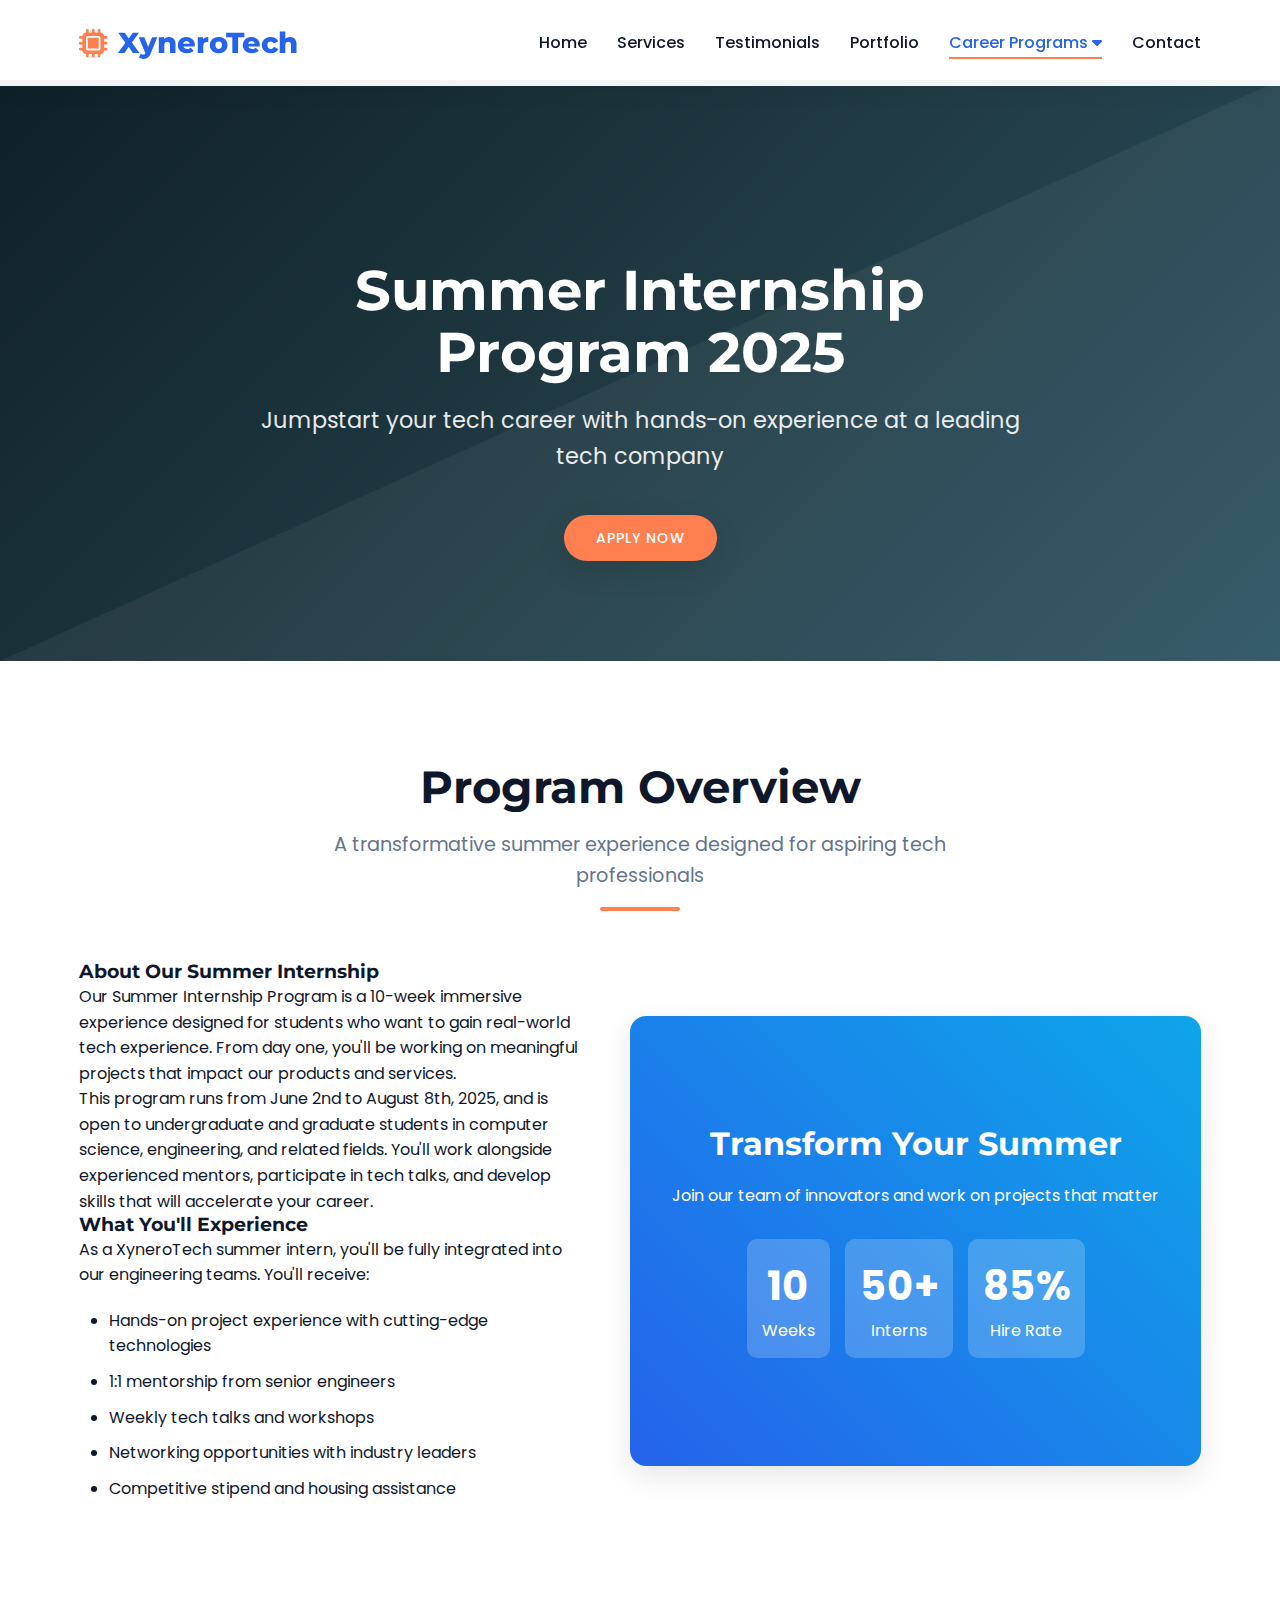
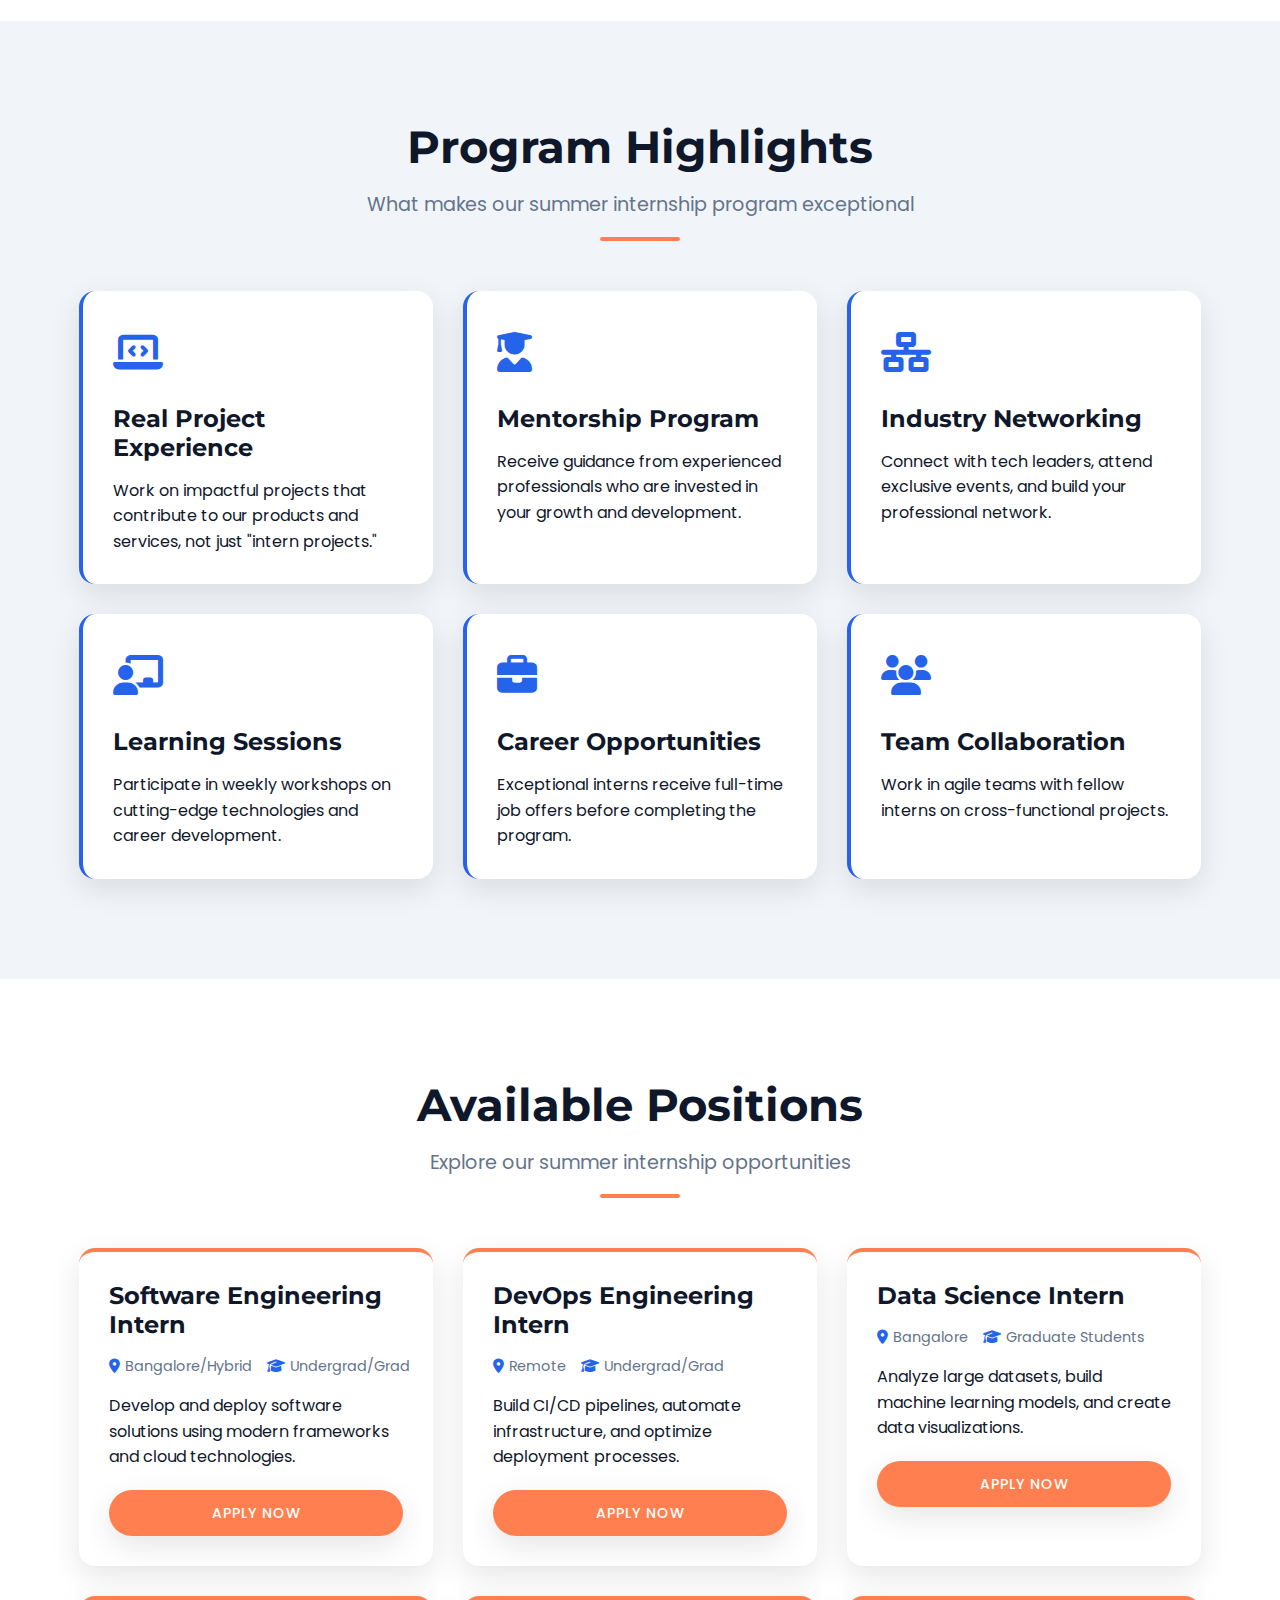
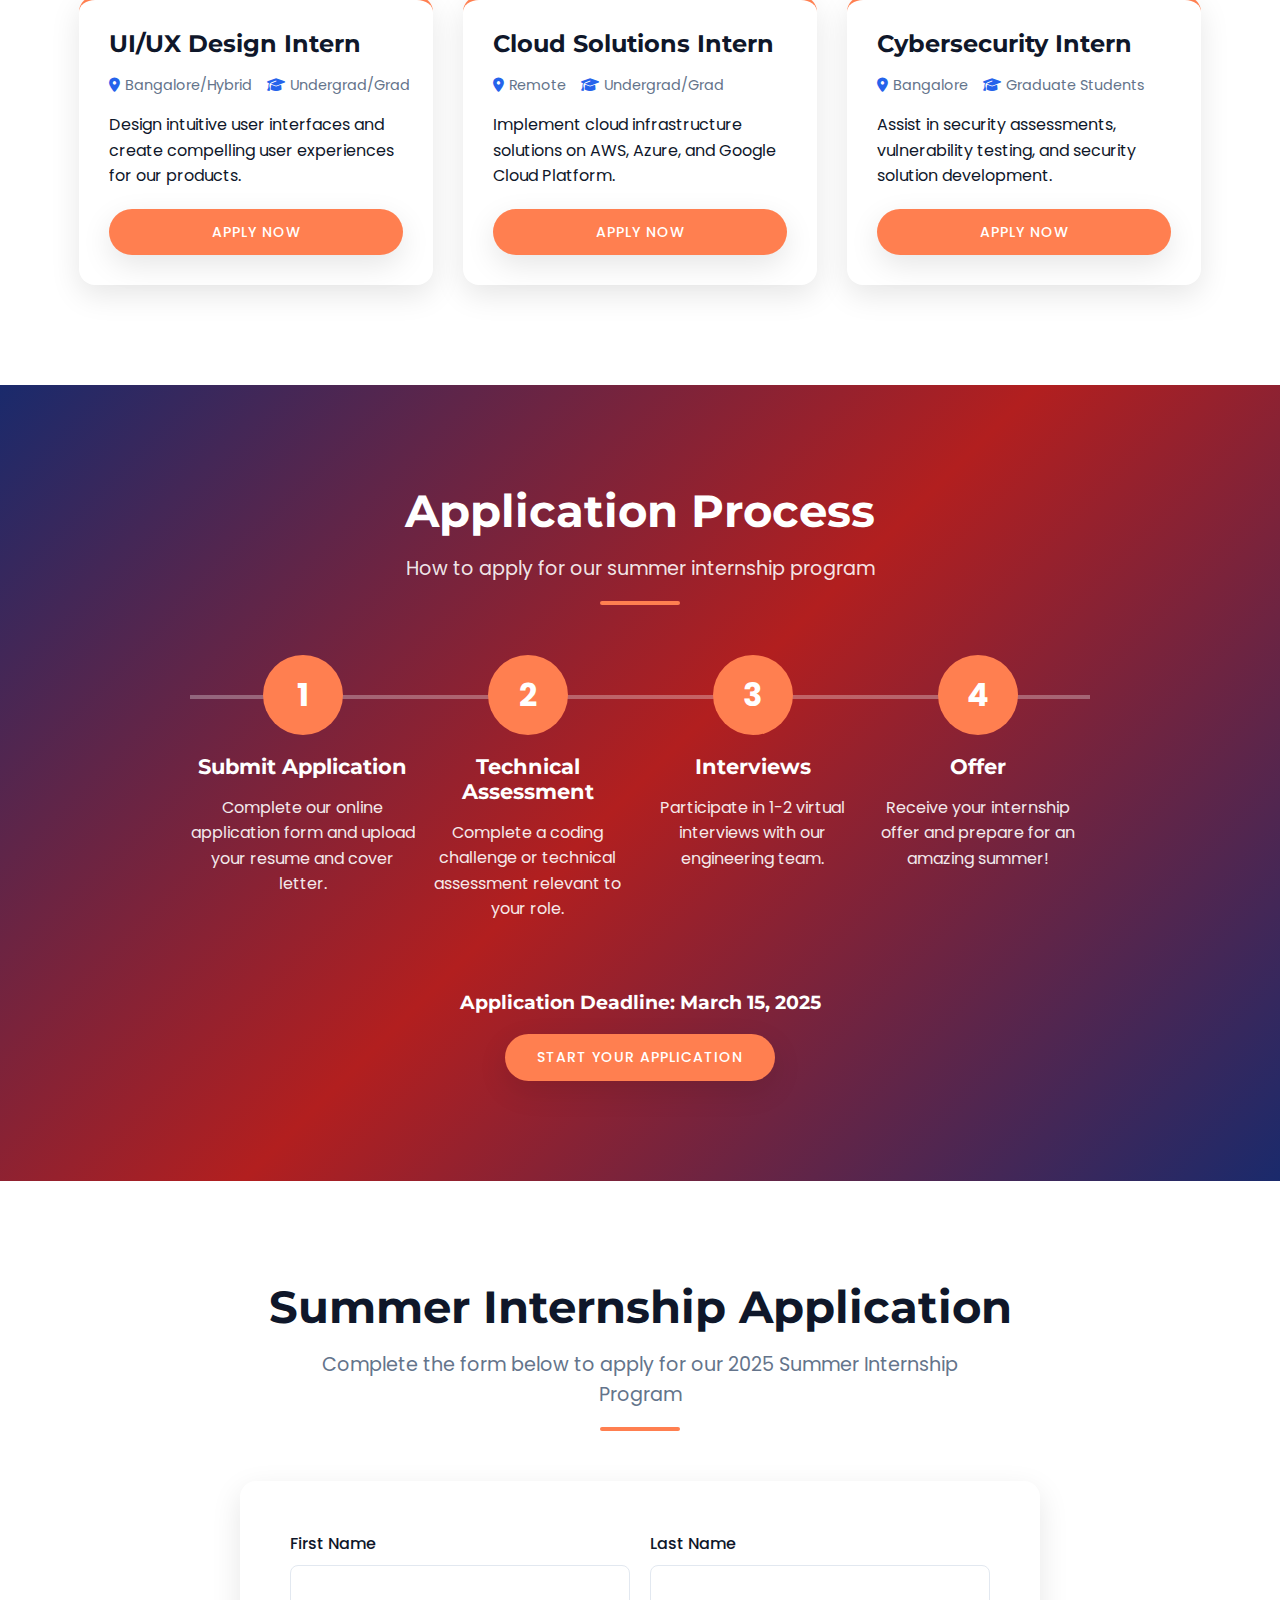
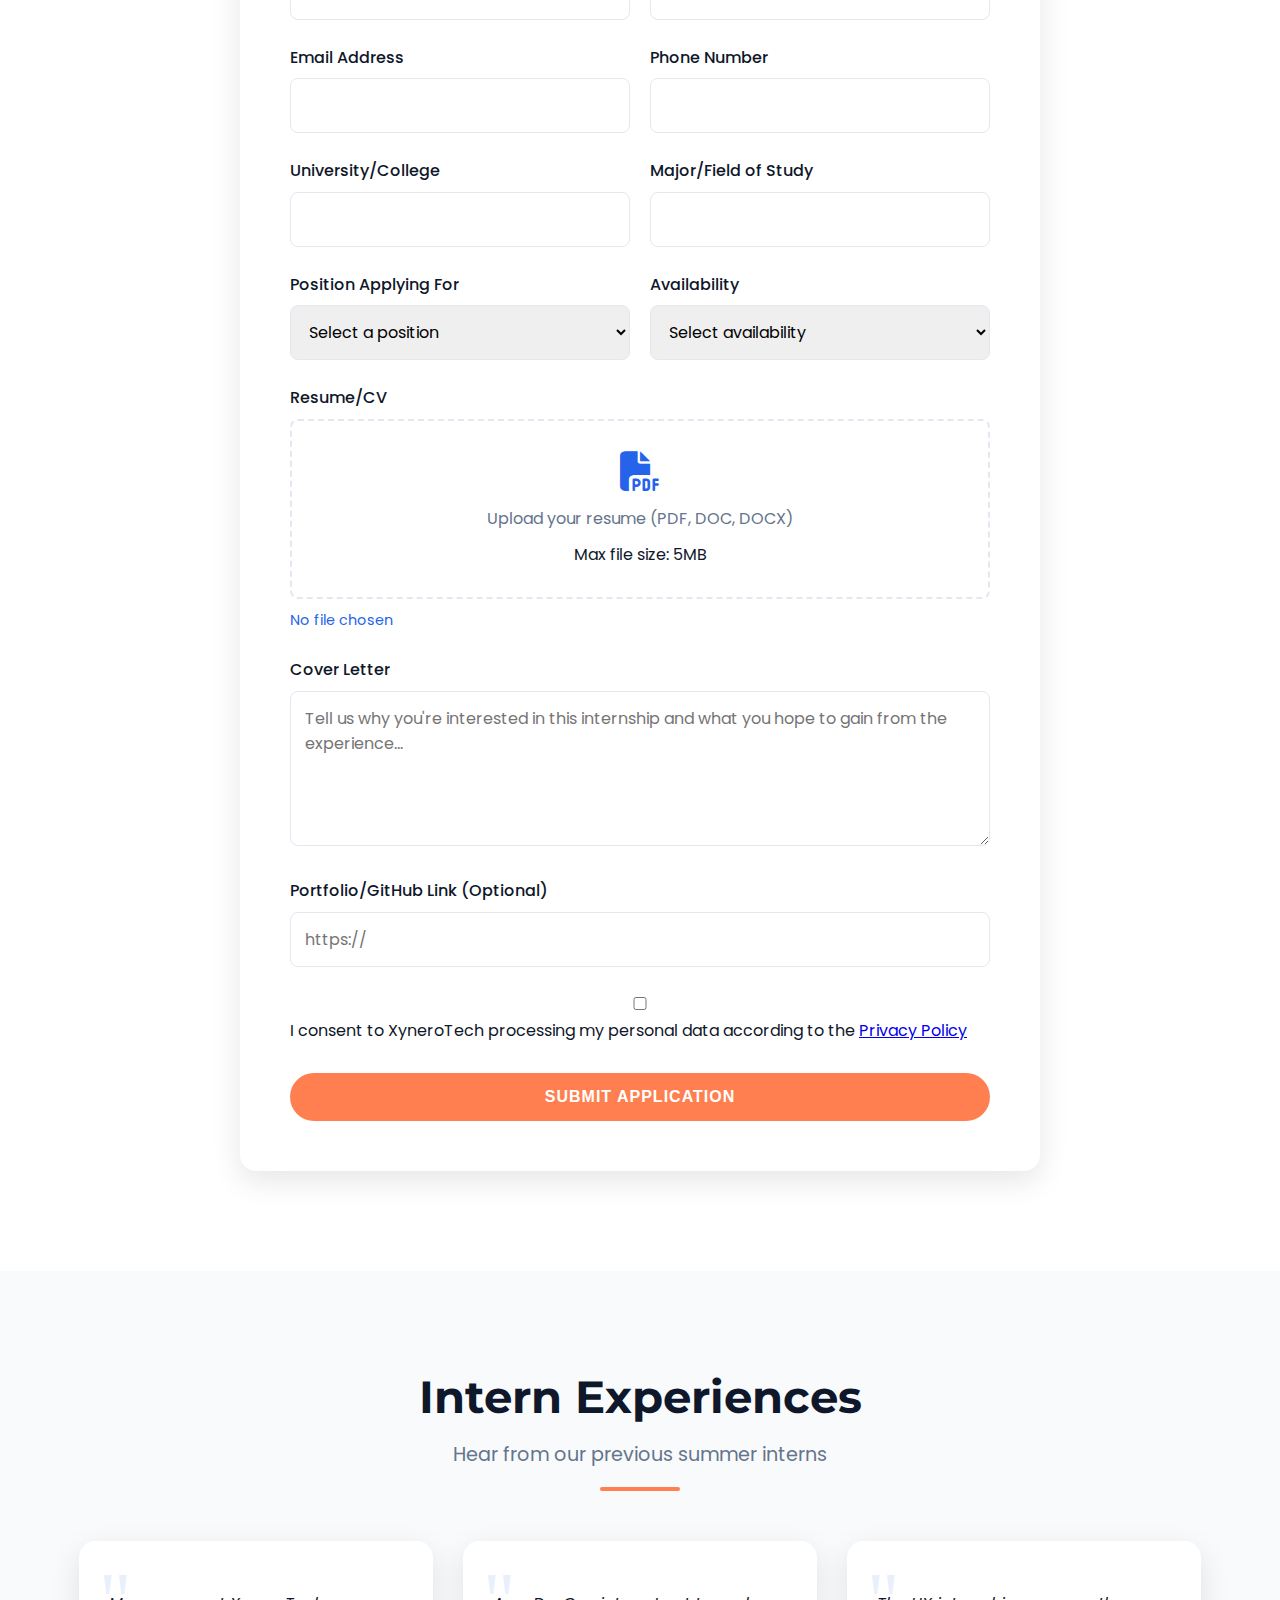
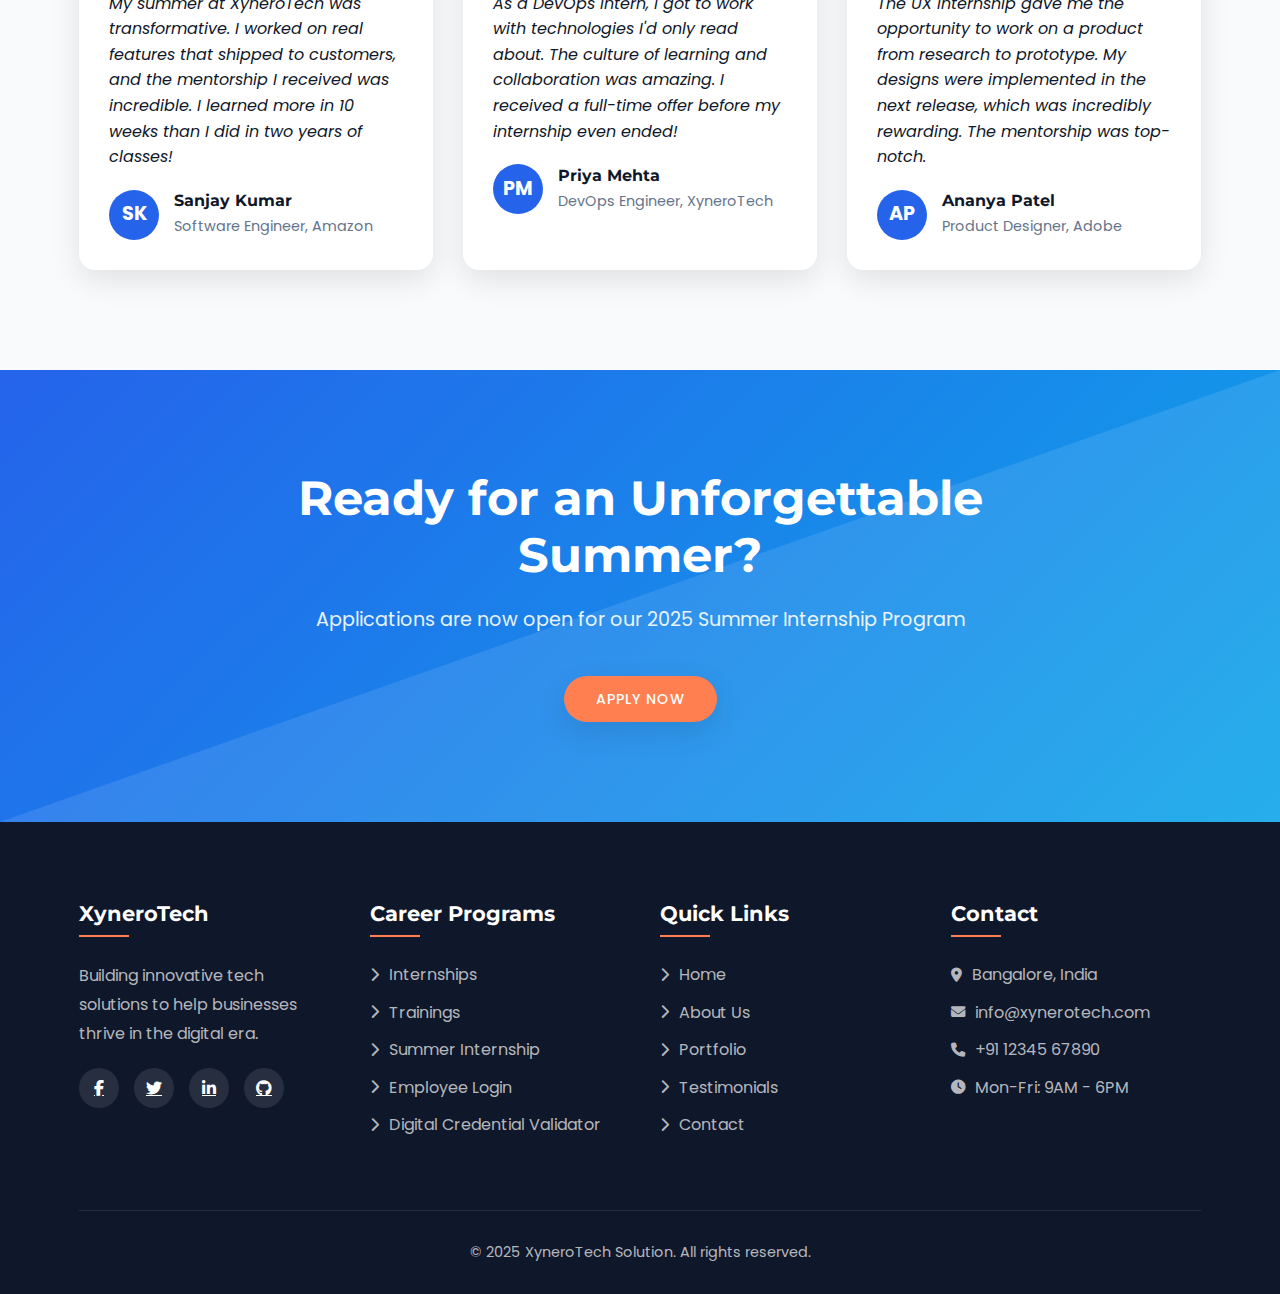
<file: xynerotech/Summer_Internship.html>
<!DOCTYPE html>
<html lang="en">
<head>
    <meta charset="UTF-8">
    <meta name="viewport" content="width=device-width, initial-scale=1.0">
    <title>Summer Internship Program - XyneroTech</title>
    <link rel="stylesheet" href="https://cdnjs.cloudflare.com/ajax/libs/font-awesome/6.4.0/css/all.min.css">
    <link href="https://fonts.googleapis.com/css2?family=Poppins:wght@300;400;500;600;700&family=Montserrat:wght@700;800&display=swap" rel="stylesheet">
    <link rel="stylesheet" href="style_Summer_Internship.css">
</head>
<body>
    <!-- Navigation -->
    <nav>
        <div class="container nav-container">
            <a href="index.html" class="logo"><i class="fas fa-microchip"></i> XyneroTech</a>
            <ul class="nav-links">
                <li><a href="index.html">Home</a></li>
                <li><a href="services.html">Services</a></li>
                <li><a href="testimonials.html">Testimonials</a></li>
                <li><a href="portfolio.html">Portfolio</a></li>
                <li class="dropdown">
                    <a href="#" class="active">Career Programs <i class="fas fa-caret-down"></i></a>
                    <ul class="dropdown-menu">
                        <li><a href="internships.html">Internships</a></li>
                        <li><a href="trainings.html">Trainings</a></li>
                        <li><a href="summer-internship.html" class="active">Summer Internship</a></li>
                        <li><a href="Employee_Login.html">Employee Login</a></li>
                        <li><a href="Credential_Validator.html">Digital Credential Validator</a></li>
                    </ul>
                </li>
                <li><a href="contact.html">Contact</a></li>
            </ul>
            <div class="hamburger">
                <i class="fas fa-bars"></i>
            </div>
        </div>
    </nav>

    <!-- Hero Section -->
    <section class="hero-summer">
        <div class="hero-content-summer">
            <h1>Summer Internship Program 2025</h1>
            <p>Jumpstart your tech career with hands-on experience at a leading tech company</p>
            <a href="#application-form" class="btn">Apply Now</a>
        </div>
    </section>

    <!-- Program Overview -->
    <section class="program-overview">
        <div class="container">
            <div class="section-title">
                <h2>Program Overview</h2>
                <p>A transformative summer experience designed for aspiring tech professionals</p>
            </div>
            
            <div class="overview-container">
                <div class="overview-content">
                    <h3>About Our Summer Internship</h3>
                    <p>Our Summer Internship Program is a 10-week immersive experience designed for students who want to gain real-world tech experience. From day one, you'll be working on meaningful projects that impact our products and services.</p>
                    
                    <p>This program runs from June 2nd to August 8th, 2025, and is open to undergraduate and graduate students in computer science, engineering, and related fields. You'll work alongside experienced mentors, participate in tech talks, and develop skills that will accelerate your career.</p>
                    
                    <h3>What You'll Experience</h3>
                    <p>As a XyneroTech summer intern, you'll be fully integrated into our engineering teams. You'll receive:</p>
                    <ul style="margin: 20px 0 20px 30px;">
                        <li style="margin-bottom: 10px;">Hands-on project experience with cutting-edge technologies</li>
                        <li style="margin-bottom: 10px;">1:1 mentorship from senior engineers</li>
                        <li style="margin-bottom: 10px;">Weekly tech talks and workshops</li>
                        <li style="margin-bottom: 10px;">Networking opportunities with industry leaders</li>
                        <li>Competitive stipend and housing assistance</li>
                    </ul>
                </div>
                
                <div class="overview-image">
                    <div>
                        <h3>Transform Your Summer</h3>
                        <p>Join our team of innovators and work on projects that matter</p>
                        <div style="margin-top: 30px; display: flex; justify-content: center; gap: 15px;">
                            <div style="text-align: center; background: rgba(255,255,255,0.2); padding: 15px; border-radius: 10px;">
                                <div style="font-size: 2.5rem; font-weight: bold;">10</div>
                                <div>Weeks</div>
                            </div>
                            <div style="text-align: center; background: rgba(255,255,255,0.2); padding: 15px; border-radius: 10px;">
                                <div style="font-size: 2.5rem; font-weight: bold;">50+</div>
                                <div>Interns</div>
                            </div>
                            <div style="text-align: center; background: rgba(255,255,255,0.2); padding: 15px; border-radius: 10px;">
                                <div style="font-size: 2.5rem; font-weight: bold;">85%</div>
                                <div>Hire Rate</div>
                            </div>
                        </div>
                    </div>
                </div>
            </div>
        </div>
    </section>

    <!-- Program Highlights -->
    <section class="program-highlights">
        <div class="container">
            <div class="section-title">
                <h2>Program Highlights</h2>
                <p>What makes our summer internship program exceptional</p>
            </div>
            
            <div class="highlights-grid">
                <div class="highlight-card">
                    <div class="highlight-icon">
                        <i class="fas fa-laptop-code"></i>
                    </div>
                    <h3>Real Project Experience</h3>
                    <p>Work on impactful projects that contribute to our products and services, not just "intern projects."</p>
                </div>
                
                <div class="highlight-card">
                    <div class="highlight-icon">
                        <i class="fas fa-user-graduate"></i>
                    </div>
                    <h3>Mentorship Program</h3>
                    <p>Receive guidance from experienced professionals who are invested in your growth and development.</p>
                </div>
                
                <div class="highlight-card">
                    <div class="highlight-icon">
                        <i class="fas fa-network-wired"></i>
                    </div>
                    <h3>Industry Networking</h3>
                    <p>Connect with tech leaders, attend exclusive events, and build your professional network.</p>
                </div>
                
                <div class="highlight-card">
                    <div class="highlight-icon">
                        <i class="fas fa-chalkboard-teacher"></i>
                    </div>
                    <h3>Learning Sessions</h3>
                    <p>Participate in weekly workshops on cutting-edge technologies and career development.</p>
                </div>
                
                <div class="highlight-card">
                    <div class="highlight-icon">
                        <i class="fas fa-briefcase"></i>
                    </div>
                    <h3>Career Opportunities</h3>
                    <p>Exceptional interns receive full-time job offers before completing the program.</p>
                </div>
                
                <div class="highlight-card">
                    <div class="highlight-icon">
                        <i class="fas fa-users"></i>
                    </div>
                    <h3>Team Collaboration</h3>
                    <p>Work in agile teams with fellow interns on cross-functional projects.</p>
                </div>
            </div>
        </div>
    </section>

    <!-- Available Positions -->
    <section class="positions">
        <div class="container">
            <div class="section-title">
                <h2>Available Positions</h2>
                <p>Explore our summer internship opportunities</p>
            </div>
            
            <div class="positions-grid">
                <div class="position-card">
                    <h3>Software Engineering Intern</h3>
                    <div class="position-meta">
                        <span><i class="fas fa-map-marker-alt"></i> Bangalore/Hybrid</span>
                        <span><i class="fas fa-graduation-cap"></i> Undergrad/Grad</span>
                    </div>
                    <p>Develop and deploy software solutions using modern frameworks and cloud technologies.</p>
                    <a href="#application-form" class="btn">Apply Now</a>
                </div>
                
                <div class="position-card">
                    <h3>DevOps Engineering Intern</h3>
                    <div class="position-meta">
                        <span><i class="fas fa-map-marker-alt"></i> Remote</span>
                        <span><i class="fas fa-graduation-cap"></i> Undergrad/Grad</span>
                    </div>
                    <p>Build CI/CD pipelines, automate infrastructure, and optimize deployment processes.</p>
                    <a href="#application-form" class="btn">Apply Now</a>
                </div>
                
                <div class="position-card">
                    <h3>Data Science Intern</h3>
                    <div class="position-meta">
                        <span><i class="fas fa-map-marker-alt"></i> Bangalore</span>
                        <span><i class="fas fa-graduation-cap"></i> Graduate Students</span>
                    </div>
                    <p>Analyze large datasets, build machine learning models, and create data visualizations.</p>
                    <a href="#application-form" class="btn">Apply Now</a>
                </div>
                
                <div class="position-card">
                    <h3>UI/UX Design Intern</h3>
                    <div class="position-meta">
                        <span><i class="fas fa-map-marker-alt"></i> Bangalore/Hybrid</span>
                        <span><i class="fas fa-graduation-cap"></i> Undergrad/Grad</span>
                    </div>
                    <p>Design intuitive user interfaces and create compelling user experiences for our products.</p>
                    <a href="#application-form" class="btn">Apply Now</a>
                </div>
                
                <div class="position-card">
                    <h3>Cloud Solutions Intern</h3>
                    <div class="position-meta">
                        <span><i class="fas fa-map-marker-alt"></i> Remote</span>
                        <span><i class="fas fa-graduation-cap"></i> Undergrad/Grad</span>
                    </div>
                    <p>Implement cloud infrastructure solutions on AWS, Azure, and Google Cloud Platform.</p>
                    <a href="#application-form" class="btn">Apply Now</a>
                </div>
                
                <div class="position-card">
                    <h3>Cybersecurity Intern</h3>
                    <div class="position-meta">
                        <span><i class="fas fa-map-marker-alt"></i> Bangalore</span>
                        <span><i class="fas fa-graduation-cap"></i> Graduate Students</span>
                    </div>
                    <p>Assist in security assessments, vulnerability testing, and security solution development.</p>
                    <a href="#application-form" class="btn">Apply Now</a>
                </div>
            </div>
        </div>
    </section>

    <!-- Application Process -->
    <section class="application-process" id="application">
        <div class="container">
            <div class="section-title">
                <h2 style="color: white;">Application Process</h2>
                <p style="color: rgba(255, 255, 255, 0.9);">How to apply for our summer internship program</p>
            </div>
            
            <div class="process-steps">
                <div class="step">
                    <div class="step-number">1</div>
                    <h3>Submit Application</h3>
                    <p>Complete our online application form and upload your resume and cover letter.</p>
                </div>
                
                <div class="step">
                    <div class="step-number">2</div>
                    <h3>Technical Assessment</h3>
                    <p>Complete a coding challenge or technical assessment relevant to your role.</p>
                </div>
                
                <div class="step">
                    <div class="step-number">3</div>
                    <h3>Interviews</h3>
                    <p>Participate in 1-2 virtual interviews with our engineering team.</p>
                </div>
                
                <div class="step">
                    <div class="step-number">4</div>
                    <h3>Offer</h3>
                    <p>Receive your internship offer and prepare for an amazing summer!</p>
                </div>
            </div>
            
            <div style="text-align: center; margin-top: 70px;">
                <h3 style="color: white; margin-bottom: 20px;">Application Deadline: March 15, 2025</h3>
                <a href="#application-form" class="btn">Start Your Application</a>
            </div>
        </div>
    </section>

    <!-- Application Form -->
    <section class="application-form" id="application-form">
        <div class="container">
            <div class="section-title">
                <h2>Summer Internship Application</h2>
                <p>Complete the form below to apply for our 2025 Summer Internship Program</p>
            </div>
            
            <div class="form-container">
                <form id="internship-application">
                    <div class="form-row">
                        <div class="form-group">
                            <label for="first-name">First Name</label>
                            <input type="text" id="first-name" required>
                        </div>
                        <div class="form-group">
                            <label for="last-name">Last Name</label>
                            <input type="text" id="last-name" required>
                        </div>
                    </div>
                    
                    <div class="form-row">
                        <div class="form-group">
                            <label for="email">Email Address</label>
                            <input type="email" id="email" required>
                        </div>
                        <div class="form-group">
                            <label for="phone">Phone Number</label>
                            <input type="tel" id="phone" required>
                        </div>
                    </div>
                    
                    <div class="form-row">
                        <div class="form-group">
                            <label for="university">University/College</label>
                            <input type="text" id="university" required>
                        </div>
                        <div class="form-group">
                            <label for="major">Major/Field of Study</label>
                            <input type="text" id="major" required>
                        </div>
                    </div>
                    
                    <div class="form-row">
                        <div class="form-group">
                            <label for="position">Position Applying For</label>
                            <select id="position" required>
                                <option value="">Select a position</option>
                                <option value="Software Engineering Intern">Software Engineering Intern</option>
                                <option value="DevOps Engineering Intern">DevOps Engineering Intern</option>
                                <option value="Data Science Intern">Data Science Intern</option>
                                <option value="UI/UX Design Intern">UI/UX Design Intern</option>
                                <option value="Cloud Solutions Intern">Cloud Solutions Intern</option>
                                <option value="Cybersecurity Intern">Cybersecurity Intern</option>
                            </select>
                        </div>
                        <div class="form-group">
                            <label for="availability">Availability</label>
                            <select id="availability" required>
                                <option value="">Select availability</option>
                                <option value="Full-time">Full-time</option>
                                <option value="Part-time">Part-time (20-30 hrs/week)</option>
                            </select>
                        </div>
                    </div>
                    
                    <div class="form-group">
                        <label>Resume/CV</label>
                        <div class="file-upload" id="resume-upload">
                            <i class="fas fa-file-pdf"></i>
                            <p>Upload your resume (PDF, DOC, DOCX)</p>
                            <span>Max file size: 5MB</span>
                            <input type="file" id="resume" accept=".pdf,.doc,.docx" required>
                        </div>
                        <div class="file-name" id="resume-name">No file chosen</div>
                    </div>
                    
                    <div class="form-group">
                        <label for="cover-letter">Cover Letter</label>
                        <textarea id="cover-letter" rows="5" placeholder="Tell us why you're interested in this internship and what you hope to gain from the experience..."></textarea>
                    </div>
                    
                    <div class="form-group">
                        <label for="portfolio">Portfolio/GitHub Link (Optional)</label>
                        <input type="url" id="portfolio" placeholder="https://">
                    </div>
                    
                    <div class="form-group">
                        <input type="checkbox" id="consent" required>
                        <label for="consent" style="display: inline; font-weight: normal;">I consent to XyneroTech processing my personal data according to the <a href="#">Privacy Policy</a></label>
                    </div>
                    
                    <button type="submit" class="submit-btn">Submit Application</button>
                </form>
            </div>
        </div>
    </section>

    <!-- Testimonials -->
    <section class="testimonials">
        <div class="container">
            <div class="section-title">
                <h2>Intern Experiences</h2>
                <p>Hear from our previous summer interns</p>
            </div>
            
            <div class="testimonials-grid">
                <div class="testimonial-card">
                    <div class="testimonial-content">
                        <p>My summer at XyneroTech was transformative. I worked on real features that shipped to customers, and the mentorship I received was incredible. I learned more in 10 weeks than I did in two years of classes!</p>
                        <div class="testimonial-author">
                            <div class="author-avatar">SK</div>
                            <div class="author-info">
                                <h4>Sanjay Kumar</h4>
                                <p>Software Engineer, Amazon</p>
                            </div>
                        </div>
                    </div>
                </div>
                
                <div class="testimonial-card">
                    <div class="testimonial-content">
                        <p>As a DevOps intern, I got to work with technologies I'd only read about. The culture of learning and collaboration was amazing. I received a full-time offer before my internship even ended!</p>
                        <div class="testimonial-author">
                            <div class="author-avatar">PM</div>
                            <div class="author-info">
                                <h4>Priya Mehta</h4>
                                <p>DevOps Engineer, XyneroTech</p>
                            </div>
                        </div>
                    </div>
                </div>
                
                <div class="testimonial-card">
                    <div class="testimonial-content">
                        <p>The UX internship gave me the opportunity to work on a product from research to prototype. My designs were implemented in the next release, which was incredibly rewarding. The mentorship was top-notch.</p>
                        <div class="testimonial-author">
                            <div class="author-avatar">AP</div>
                            <div class="author-info">
                                <h4>Ananya Patel</h4>
                                <p>Product Designer, Adobe</p>
                            </div>
                        </div>
                    </div>
                </div>
            </div>
        </div>
    </section>

    <!-- CTA Section -->
    <section class="cta-summer">
        <div class="cta-content">
            <h2>Ready for an Unforgettable Summer?</h2>
            <p>Applications are now open for our 2025 Summer Internship Program</p>
            <a href="#application-form" class="btn">Apply Now</a>
        </div>
    </section>

    <!-- Footer -->
    <footer>
        <div class="container">
            <div class="footer-grid">
                <div class="footer-col">
                    <h3>XyneroTech</h3>
                    <p>Building innovative tech solutions to help businesses thrive in the digital era.</p>
                    <div class="social-links">
                        <a href="#"><i class="fab fa-facebook-f"></i></a>
                        <a href="#"><i class="fab fa-twitter"></i></a>
                        <a href="#"><i class="fab fa-linkedin-in"></i></a>
                        <a href="#"><i class="fab fa-github"></i></a>
                    </div>
                </div>
                <div class="footer-col">
                    <h3>Career Programs</h3>
                    <ul class="footer-links">
                        <li><a href="internships.html"><i class="fas fa-chevron-right"></i> Internships</a></li>
                        <li><a href="trainings.html"><i class="fas fa-chevron-right"></i> Trainings</a></li>
                        <li><a href="summer-internship.html"><i class="fas fa-chevron-right"></i> Summer Internship</a></li>
                        <li><a href="Employee_Login.html"><i class="fas fa-chevron-right"></i> Employee Login</a></li>
                        <li><a href="docverification.html"><i class="fas fa-chevron-right"></i> Digital Credential Validator</a></li>
                    </ul>
                </div>
                <div class="footer-col">
                    <h3>Quick Links</h3>
                    <ul class="footer-links">
                        <li><a href="index.html"><i class="fas fa-chevron-right"></i> Home</a></li>
                        <li><a href="about.html"><i class="fas fa-chevron-right"></i> About Us</a></li>
                        <li><a href="portfolio.html"><i class="fas fa-chevron-right"></i> Portfolio</a></li>
                        <li><a href="testimonials.html"><i class="fas fa-chevron-right"></i> Testimonials</a></li>
                        <li><a href="contact.html"><i class="fas fa-chevron-right"></i> Contact</a></li>
                    </ul>
                </div>
                <div class="footer-col">
                    <h3>Contact</h3>
                    <ul class="footer-links">
                        <li><a href="#"><i class="fas fa-map-marker-alt"></i> Bangalore, India</a></li>
                        <li><a href="mailto:info@xynerotech.com"><i class="fas fa-envelope"></i> info@xynerotech.com</a></li>
                        <li><a href="tel:+911234567890"><i class="fas fa-phone"></i> +91 12345 67890</a></li>
                        <li><a href="#"><i class="fas fa-clock"></i> Mon-Fri: 9AM - 6PM</a></li>
                    </ul>
                </div>
            </div>
            <div class="copyright">
                <p>&copy; 2025 XyneroTech Solution. All rights reserved.</p>
            </div>
        </div>
    </footer>

    <script>
        // Mobile Menu Toggle
        const hamburger = document.querySelector('.hamburger');
        const navLinks = document.querySelector('.nav-links');

        hamburger.addEventListener('click', () => {
            navLinks.classList.toggle('active');
            hamburger.innerHTML = navLinks.classList.contains('active') 
                ? '<i class="fas fa-times"></i>' 
                : '<i class="fas fa-bars"></i>';
        });

        // Smooth scrolling for anchor links
        document.querySelectorAll('a[href^="#"]').forEach(anchor => {
            anchor.addEventListener('click', function(e) {
                e.preventDefault();
                document.querySelector(this.getAttribute('href')).scrollIntoView({
                    behavior: 'smooth'
                });
            });
        });

        // Sticky navigation
        window.addEventListener('scroll', () => {
            const nav = document.querySelector('nav');
            nav.classList.toggle('sticky', window.scrollY > 100);
        });

        // File upload functionality
        document.getElementById('resume-upload').addEventListener('click', function() {
            document.getElementById('resume').click();
        });
        
        document.getElementById('resume').addEventListener('change', function(e) {
            if (e.target.files.length > 0) {
                document.getElementById('resume-name').textContent = e.target.files[0].name;
            }
        });

        // Form submission
        const form = document.getElementById('internship-application');
        form.addEventListener('submit', (e) => {
            e.preventDefault();
            
            // Form validation would go here
            alert('Thank you for your application! We will review your submission and contact you soon.');
            form.reset();
            document.getElementById('resume-name').textContent = 'No file chosen';
            
            // Scroll to top
            window.scrollTo({
                top: 0,
                behavior: 'smooth'
            });
        });
    </script>
</body>
</html>
</file>
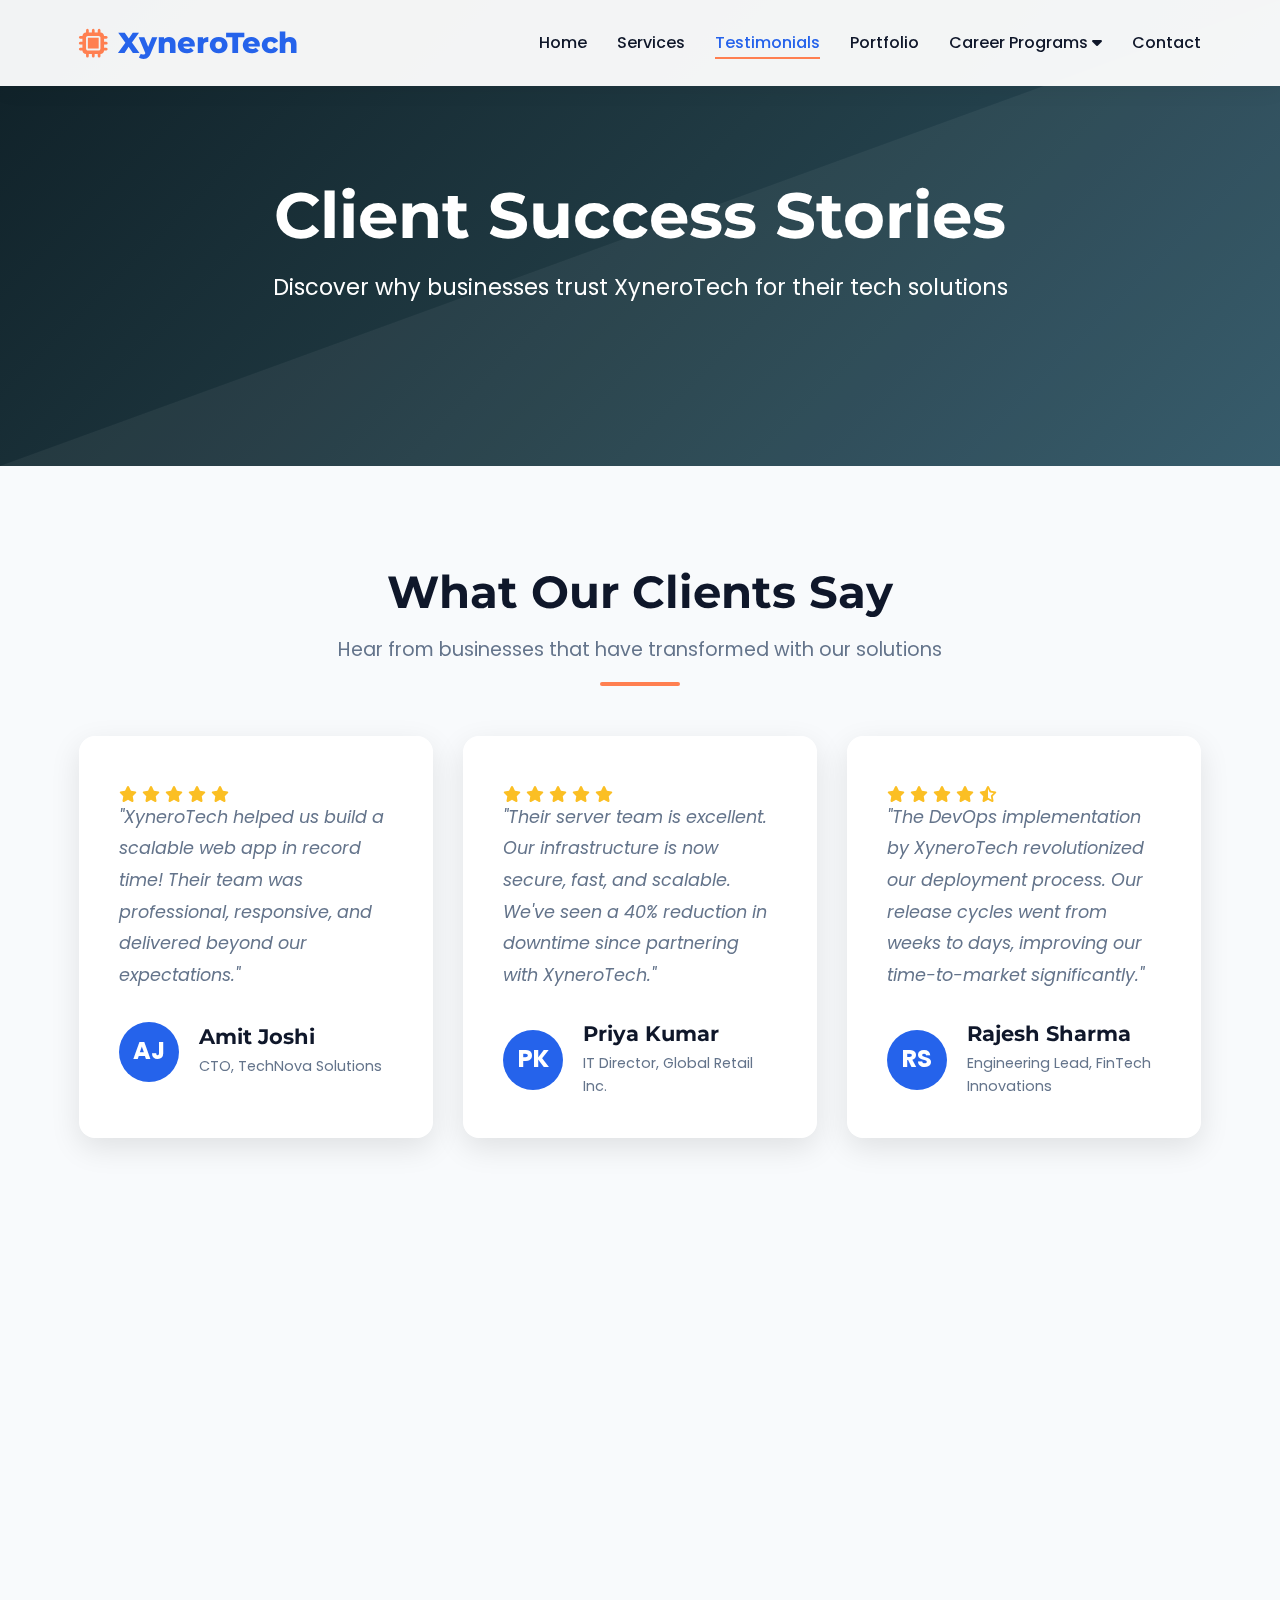
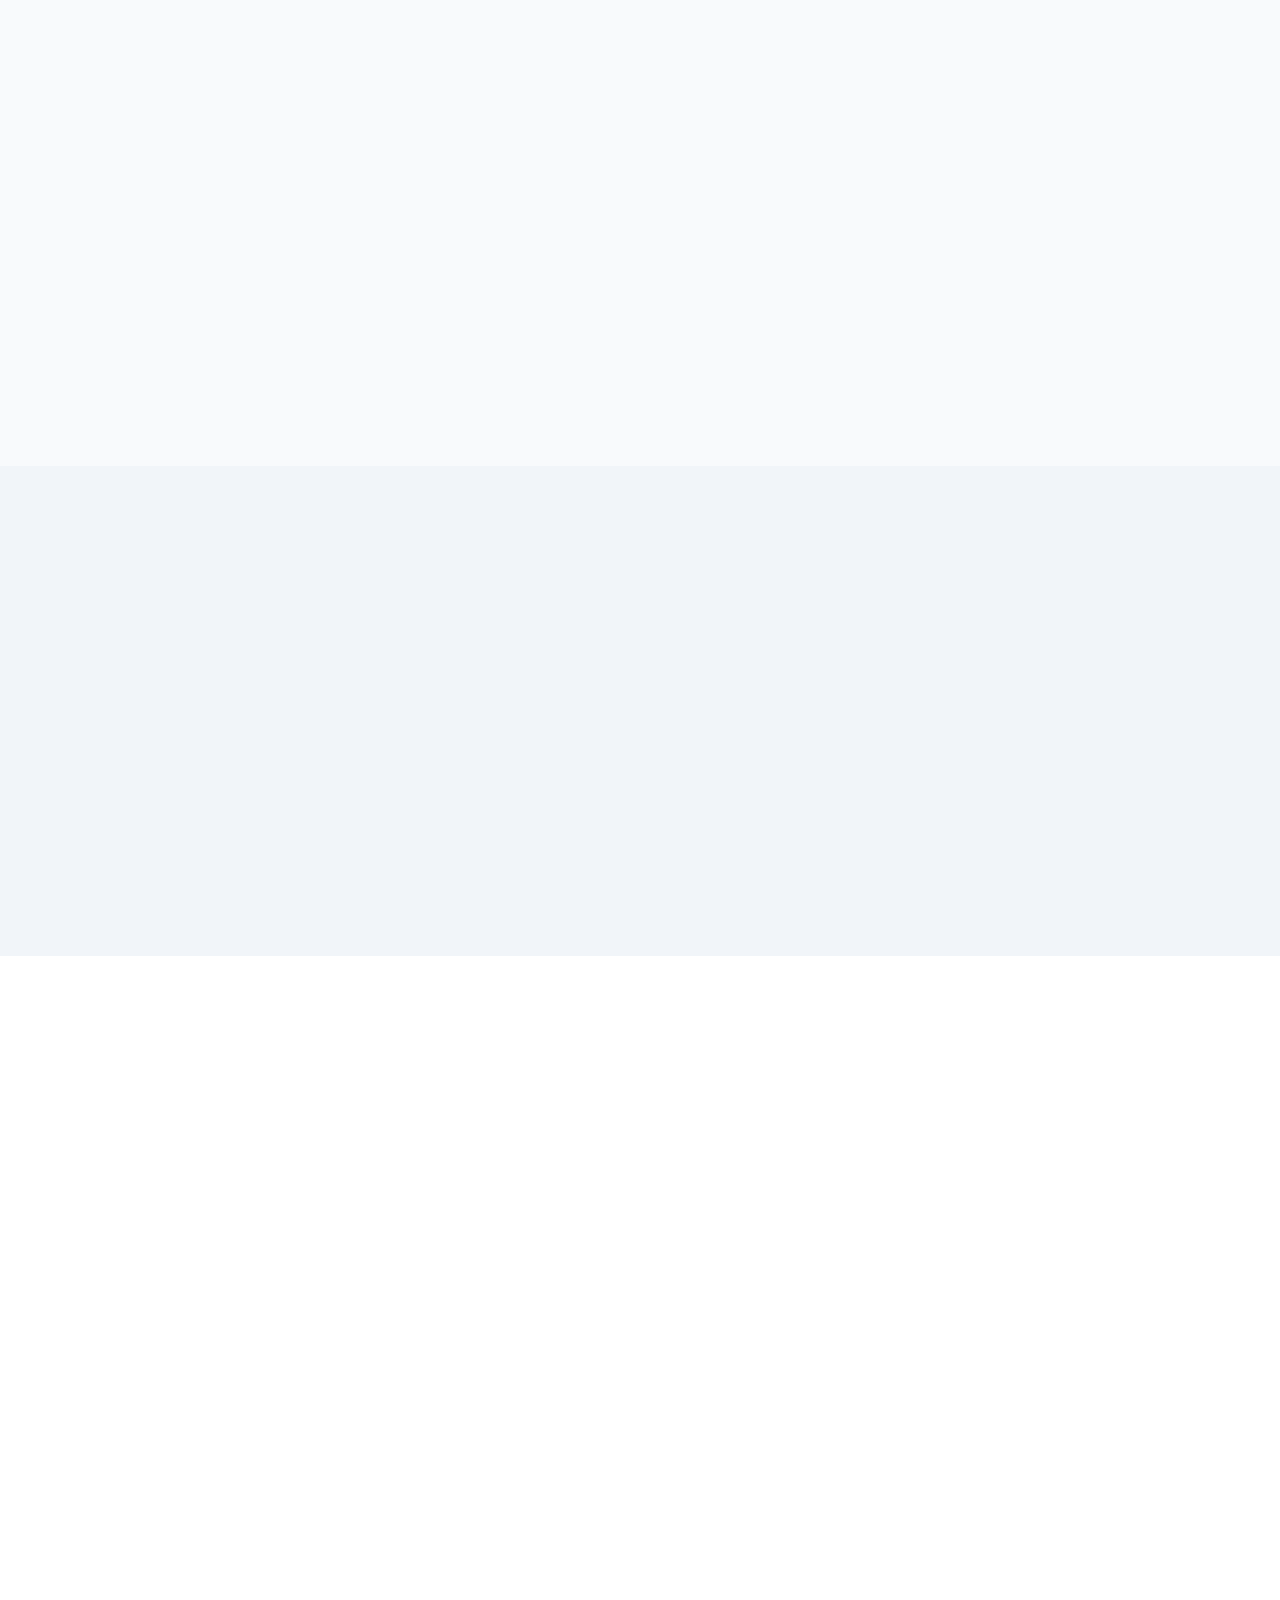
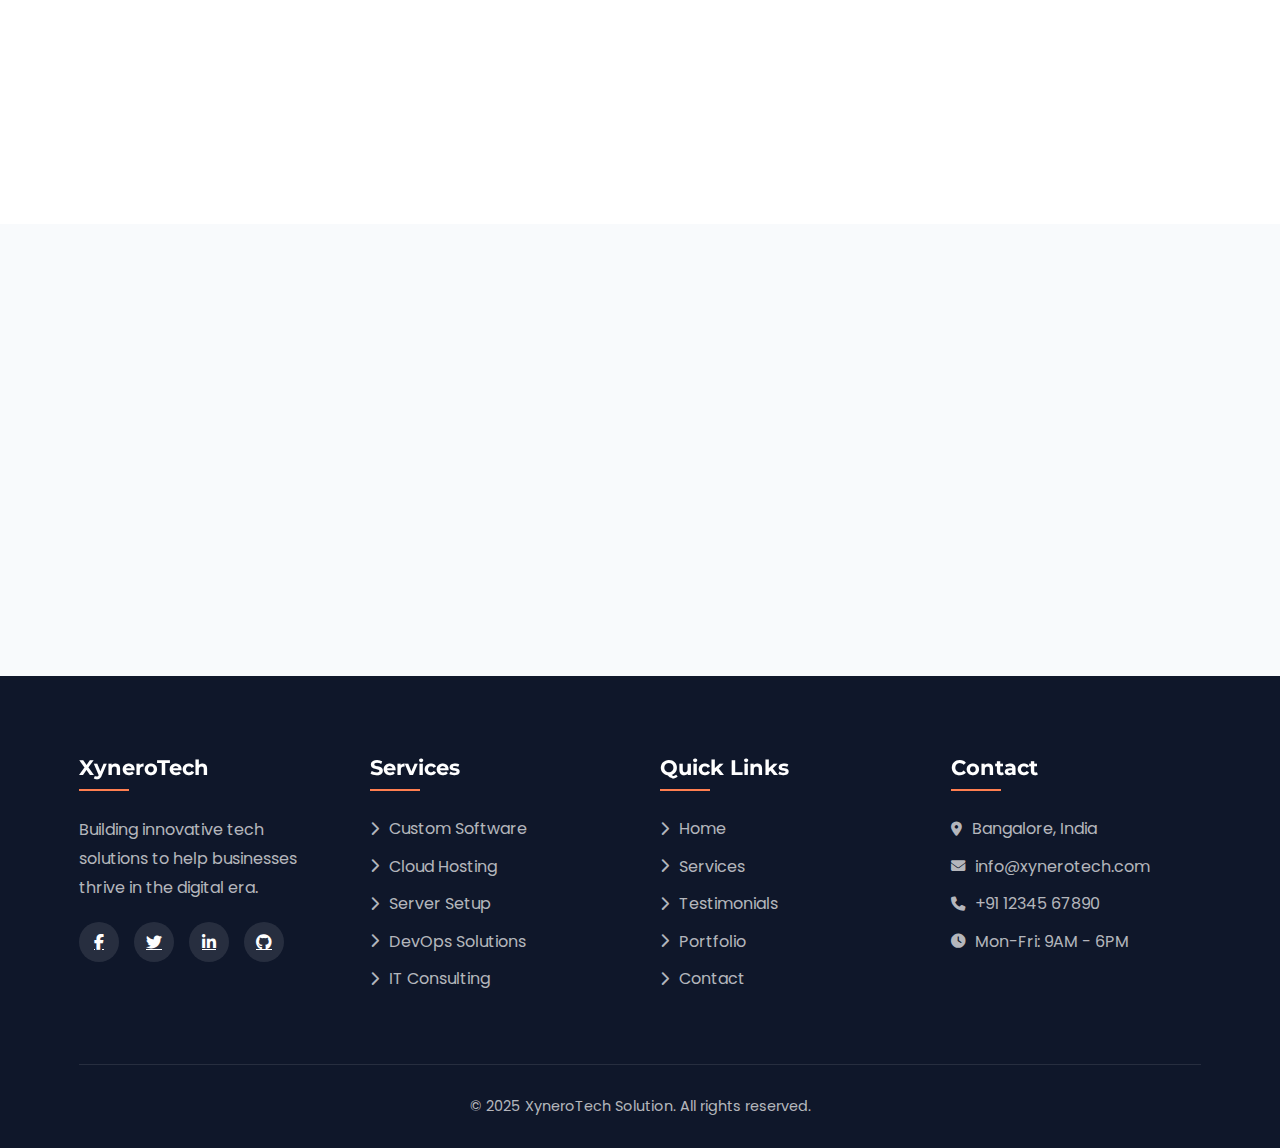
<file: xynerotech/testimonials.html>
<!DOCTYPE html>
<html lang="en">
<head>
  <meta charset="UTF-8">
  <meta name="viewport" content="width=device-width, initial-scale=1.0">
  <title>Testimonials | XyneroTech Solution</title>
  <link rel="stylesheet" href="https://cdnjs.cloudflare.com/ajax/libs/font-awesome/6.4.0/css/all.min.css">
  <link href="https://fonts.googleapis.com/css2?family=Poppins:wght@300;400;500;600;700&family=Montserrat:wght@700;800&display=swap" rel="stylesheet">
  <link href="https://unpkg.com/aos@2.3.1/dist/aos.css" rel="stylesheet">
  <link rel="stylesheet" href="style_testimonial.css"/>
</head>
<body>
  <!-- Navigation -->
  <nav>
    <div class="container nav-container">
      <a href="index.html" class="logo"><i class="fas fa-microchip"></i> XyneroTech</a>
      <ul class="nav-links">
        <li><a href="index.html">Home</a></li>
        <li><a href="services.html">Services</a></li>
        <li><a href="testimonials.html" class="active">Testimonials</a></li>
        <li><a href="portfolio.html">Portfolio</a></li>
        <li class="dropdown">
          <a href="#">Career Programs <i class="fas fa-caret-down"></i></a>
          <ul class="dropdown-menu">
            <li><a href="internships.html">Internships</a></li>
            <li><a href="trainings.html">Trainings</a></li>
            <li><a href="summer-internship.html">Summer Internship</a></li>
            <li><a href="Employee_Login.html">Employee Login</a></li>
            <li><a href="Credential_Validator.html">Digital Credential Validator</a></li>
          </ul>
        </li>
        <li><a href="contact.html">Contact</a></li>
      </ul>
      <div class="hamburger">
        <i class="fas fa-bars"></i>
      </div>
    </div>
  </nav>

  <!-- Testimonials Hero -->
  <section class="testimonials-hero" data-aos="fade-up">
    <div class="testimonials-hero-content">
      <h1 data-aos="fade-up" data-aos-delay="100">Client Success Stories</h1>
      <p data-aos="fade-up" data-aos-delay="200">Discover why businesses trust XyneroTech for their tech solutions</p>
    </div>
  </section>

  <!-- Testimonials Section -->
  <section class="testimonials">
    <div class="container">
      <div class="section-title" data-aos="fade-up">
        <h2>What Our Clients Say</h2>
        <p>Hear from businesses that have transformed with our solutions</p>
      </div>
      
      <div class="testimonials-grid">
        <!-- Testimonial 1 -->
        <div class="testimonial-card" data-aos="fade-up" data-aos-delay="100">
          <div class="testimonial-content">
            <div class="rating">
              <i class="fas fa-star"></i>
              <i class="fas fa-star"></i>
              <i class="fas fa-star"></i>
              <i class="fas fa-star"></i>
              <i class="fas fa-star"></i>
            </div>
            <p class="testimonial-text">"XyneroTech helped us build a scalable web app in record time! Their team was professional, responsive, and delivered beyond our expectations."</p>
            <div class="testimonial-author">
              <div class="author-avatar">AJ</div>
              <div class="author-info">
                <h4>Amit Joshi</h4>
                <p>CTO, TechNova Solutions</p>
              </div>
            </div>
          </div>
        </div>
        
        <!-- Testimonial 2 -->
        <div class="testimonial-card" data-aos="fade-up" data-aos-delay="200">
          <div class="testimonial-content">
            <div class="rating">
              <i class="fas fa-star"></i>
              <i class="fas fa-star"></i>
              <i class="fas fa-star"></i>
              <i class="fas fa-star"></i>
              <i class="fas fa-star"></i>
            </div>
            <p class="testimonial-text">"Their server team is excellent. Our infrastructure is now secure, fast, and scalable. We've seen a 40% reduction in downtime since partnering with XyneroTech."</p>
            <div class="testimonial-author">
              <div class="author-avatar">PK</div>
              <div class="author-info">
                <h4>Priya Kumar</h4>
                <p>IT Director, Global Retail Inc.</p>
              </div>
            </div>
          </div>
        </div>
        
        <!-- Testimonial 3 -->
        <div class="testimonial-card" data-aos="fade-up" data-aos-delay="300">
          <div class="testimonial-content">
            <div class="rating">
              <i class="fas fa-star"></i>
              <i class="fas fa-star"></i>
              <i class="fas fa-star"></i>
              <i class="fas fa-star"></i>
              <i class="fas fa-star-half-alt"></i>
            </div>
            <p class="testimonial-text">"The DevOps implementation by XyneroTech revolutionized our deployment process. Our release cycles went from weeks to days, improving our time-to-market significantly."</p>
            <div class="testimonial-author">
              <div class="author-avatar">RS</div>
              <div class="author-info">
                <h4>Rajesh Sharma</h4>
                <p>Engineering Lead, FinTech Innovations</p>
              </div>
            </div>
          </div>
        </div>
        
        <!-- Testimonial 4 -->
        <div class="testimonial-card" data-aos="fade-up" data-aos-delay="400">
          <div class="testimonial-content">
            <div class="rating">
              <i class="fas fa-star"></i>
              <i class="fas fa-star"></i>
              <i class="fas fa-star"></i>
              <i class="fas fa-star"></i>
              <i class="fas fa-star"></i>
            </div>
            <p class="testimonial-text">"We migrated our entire infrastructure to AWS with XyneroTech's guidance. The process was seamless, and we're now saving 35% on our hosting costs with better performance."</p>
            <div class="testimonial-author">
              <div class="author-avatar">SM</div>
              <div class="author-info">
                <h4>Sanjay Mehta</h4>
                <p>CEO, EduTech Pioneers</p>
              </div>
            </div>
          </div>
        </div>
        
        <!-- Testimonial 5 -->
        <div class="testimonial-card" data-aos="fade-up" data-aos-delay="500">
          <div class="testimonial-content">
            <div class="rating">
              <i class="fas fa-star"></i>
              <i class="fas fa-star"></i>
              <i class="fas fa-star"></i>
              <i class="fas fa-star"></i>
              <i class="fas fa-star"></i>
            </div>
            <p class="testimonial-text">"The custom CRM solution developed by XyneroTech has transformed our sales process. Our team's productivity increased by 60% in the first quarter after implementation."</p>
            <div class="testimonial-author">
              <div class="author-avatar">NP</div>
              <div class="author-info">
                <h4>Neha Patel</h4>
                <p>Sales Director, Growth Enterprises</p>
              </div>
            </div>
          </div>
        </div>
        
        <!-- Testimonial 6 -->
        <div class="testimonial-card" data-aos="fade-up" data-aos-delay="600">
          <div class="testimonial-content">
            <div class="rating">
              <i class="fas fa-star"></i>
              <i class="fas fa-star"></i>
              <i class="fas fa-star"></i>
              <i class="fas fa-star"></i>
              <i class="fas fa-star"></i>
            </div>
            <p class="testimonial-text">"XyneroTech's 24/7 monitoring and maintenance services give us peace of mind. Their team proactively identifies and resolves issues before they impact our business."</p>
            <div class="testimonial-author">
              <div class="author-avatar">VK</div>
              <div class="author-info">
                <h4>Vikram Khanna</h4>
                <p>Operations Manager, HealthFirst Ltd.</p>
              </div>
            </div>
          </div>
        </div>
      </div>
    </div>
  </section>

  <!-- Stats Section -->
  <section class="stats" data-aos="fade-up">
    <div class="container">
      <div class="stats-grid">
        <div class="stat-item" data-aos="fade-up" data-aos-delay="100">
          <div class="stat-number">98%</div>
          <div class="stat-text">Client Satisfaction Rate</div>
        </div>
        <div class="stat-item" data-aos="fade-up" data-aos-delay="200">
          <div class="stat-number">150+</div>
          <div class="stat-text">Projects Delivered</div>
        </div>
        <div class="stat-item" data-aos="fade-up" data-aos-delay="300">
          <div class="stat-number">40%</div>
          <div class="stat-text">Average Cost Savings</div>
        </div>
        <div class="stat-item" data-aos="fade-up" data-aos-delay="400">
          <div class="stat-number">99.9%</div>
          <div class="stat-text">Uptime Guarantee</div>
        </div>
      </div>
    </div>
  </section>

  <!-- Clients Section -->
  <section class="clients">
    <div class="container">
      <div class="section-title" data-aos="fade-up">
        <h2>Trusted By Industry Leaders</h2>
        <p>We've partnered with innovative companies across industries</p>
      </div>
      
      <div class="clients-grid">
        <div class="client-logo" data-aos="fade-up" data-aos-delay="100">
          <i class="fas fa-building" style="font-size: 3rem; color: #2563eb;"></i>
        </div>
        <div class="client-logo" data-aos="fade-up" data-aos-delay="200">
          <i class="fas fa-university" style="font-size: 3rem; color: #2563eb;"></i>
        </div>
        <div class="client-logo" data-aos="fade-up" data-aos-delay="300">
          <i class="fas fa-heartbeat" style="font-size: 3rem; color: #2563eb;"></i>
        </div>
        <div class="client-logo" data-aos="fade-up" data-aos-delay="400">
          <i class="fas fa-shopping-cart" style="font-size: 3rem; color: #2563eb;"></i>
        </div>
        <div class="client-logo" data-aos="fade-up" data-aos-delay="500">
          <i class="fas fa-graduation-cap" style="font-size: 3rem; color: #2563eb;"></i>
        </div>
        <div class="client-logo" data-aos="fade-up" data-aos-delay="600">
          <i class="fas fa-money-bill-wave" style="font-size: 3rem; color: #2563eb;"></i>
        </div>
      </div>
    </div>
  </section>

  <!-- Case Studies -->
  <section class="case-studies">
    <div class="container">
      <div class="section-title" data-aos="fade-up">
        <h2>Success Stories</h2>
        <p>Real-world results from our client partnerships</p>
      </div>
      
      <div class="case-grid">
        <!-- Case 1 -->
        <div class="case-card" data-aos="fade-up" data-aos-delay="100">
          <div class="case-image">
            <i class="fas fa-shopping-bag"></i>
          </div>
          <div class="case-content">
            <h3>Retail Chain Inventory System</h3>
            <p>Developed a custom inventory management system for a national retail chain with 200+ locations.</p>
            <div class="case-metrics">
              <div class="metric-item">
                <div class="metric-value">75%</div>
                <div class="metric-label">Faster Reporting</div>
              </div>
              <div class="metric-item">
                <div class="metric-value">40%</div>
                <div class="metric-label">Reduced Waste</div>
              </div>
            </div>
          </div>
        </div>
        
        <!-- Case 2 -->
        <div class="case-card" data-aos="fade-up" data-aos-delay="200">
          <div class="case-image">
            <i class="fas fa-mobile-alt"></i>
          </div>
          <div class="case-content">
            <h3>Field Sales CRM App</h3>
            <p>Created a mobile CRM solution for a pharmaceutical company with 500+ field representatives.</p>
            <div class="case-metrics">
              <div class="metric-item">
                <div class="metric-value">60%</div>
                <div class="metric-label">Productivity Gain</div>
              </div>
              <div class="metric-item">
                <div class="metric-value">30%</div>
                <div class="metric-label">Sales Increase</div>
              </div>
            </div>
          </div>
        </div>
        
        <!-- Case 3 -->
        <div class="case-card" data-aos="fade-up" data-aos-delay="300">
          <div class="case-image">
            <i class="fas fa-cloud"></i>
          </div>
          <div class="case-content">
            <h3>Cloud Migration for FinTech</h3>
            <p>Migrated a financial services platform to AWS with zero downtime and enhanced security.</p>
            <div class="case-metrics">
              <div class="metric-item">
                <div class="metric-value">35%</div>
                <div class="metric-label">Cost Savings</div>
              </div>
              <div class="metric-item">
                <div class="metric-value">4x</div>
                <div class="metric-label">Performance Boost</div>
              </div>
            </div>
          </div>
        </div>
      </div>
    </div>
  </section>

  <!-- Call to Action -->
  <section class="cta" data-aos="fade-up">
    <div class="cta-content">
      <h2>Ready to Transform Your Business?</h2>
      <p>Join our growing list of satisfied clients and experience the XyneroTech difference.</p>
      <a href="contact.html" class="btn">Get Started Today</a>
    </div>
  </section>

  <!-- Footer -->
  <footer>
    <div class="container">
      <div class="footer-grid">
        <div class="footer-col">
          <h3>XyneroTech</h3>
          <p>Building innovative tech solutions to help businesses thrive in the digital era.</p>
          <div class="social-links">
            <a href="#"><i class="fab fa-facebook-f"></i></a>
            <a href="#"><i class="fab fa-twitter"></i></a>
            <a href="#"><i class="fab fa-linkedin-in"></i></a>
            <a href="#"><i class="fab fa-github"></i></a>
          </div>
        </div>
        <div class="footer-col">
          <h3>Services</h3>
          <ul class="footer-links">
            <li><a href="services.html"><i class="fas fa-chevron-right"></i> Custom Software</a></li>
            <li><a href="services.html"><i class="fas fa-chevron-right"></i> Cloud Hosting</a></li>
            <li><a href="services.html"><i class="fas fa-chevron-right"></i> Server Setup</a></li>
            <li><a href="services.html"><i class="fas fa-chevron-right"></i> DevOps Solutions</a></li>
            <li><a href="services.html"><i class="fas fa-chevron-right"></i> IT Consulting</a></li>
          </ul>
        </div>
        <div class="footer-col">
          <h3>Quick Links</h3>
          <ul class="footer-links">
            <li><a href="index.html"><i class="fas fa-chevron-right"></i> Home</a></li>
            <li><a href="services.html"><i class="fas fa-chevron-right"></i> Services</a></li>
            <li><a href="testimonials.html"><i class="fas fa-chevron-right"></i> Testimonials</a></li>
            <li><a href="portfolio.html"><i class="fas fa-chevron-right"></i> Portfolio</a></li>
            <li><a href="contact.html"><i class="fas fa-chevron-right"></i> Contact</a></li>
          </ul>
        </div>
        <div class="footer-col">
          <h3>Contact</h3>
          <ul class="footer-links">
            <li><a href="#"><i class="fas fa-map-marker-alt"></i> Bangalore, India</a></li>
            <li><a href="mailto:info@xynerotech.com"><i class="fas fa-envelope"></i> info@xynerotech.com</a></li>
            <li><a href="tel:+911234567890"><i class="fas fa-phone"></i> +91 12345 67890</a></li>
            <li><a href="#"><i class="fas fa-clock"></i> Mon-Fri: 9AM - 6PM</a></li>
          </ul>
        </div>
      </div>
      <div class="copyright">
        <p>&copy; 2025 XyneroTech Solution. All rights reserved.</p>
      </div>
    </div>
  </footer>

  <script src="https://unpkg.com/aos@2.3.1/dist/aos.js"></script>
  <script>
    // Initialize AOS
    AOS.init({
      duration: 800,
      once: true
    });

    // Mobile Menu Toggle
    const hamburger = document.querySelector('.hamburger');
    const navLinks = document.querySelector('.nav-links');

    hamburger.addEventListener('click', () => {
      navLinks.classList.toggle('active');
      hamburger.innerHTML = navLinks.classList.contains('active') 
        ? '<i class="fas fa-times"></i>' 
        : '<i class="fas fa-bars"></i>';
    });

    // Close menu when clicking a link
    document.querySelectorAll('.nav-links a').forEach(link => {
      link.addEventListener('click', () => {
        navLinks.classList.remove('active');
        hamburger.innerHTML = '<i class="fas fa-bars"></i>';
      });
    });

    // Sticky navigation
    window.addEventListener('scroll', () => {
      const nav = document.querySelector('nav');
      nav.classList.toggle('sticky', window.scrollY > 100);
    });
  </script>
</body>
</html>
</file>
<file: xynerotech/style_index.css>
:root {
      --primary: #2563eb;
      --secondary: #0f172a;
      --accent: #ff7f50;
      --light: #f8fafc;
      --dark: #0f172a;
      --gray: #64748b;
      --transition: all 0.3s ease;
      --shadow: 0 10px 30px rgba(0, 0, 0, 0.1);
      --border-radius: 16px;
    }

    * {
      margin: 0;
      padding: 0;
      box-sizing: border-box;
    }

    body {
      font-family: 'Poppins', sans-serif;
      color: var(--dark);
      background-color: var(--light);
      line-height: 1.6;
      overflow-x: hidden;
    }

    h1,
    h2,
    h3,
    h4,
    h5 {
      font-family: 'Montserrat', sans-serif;
      font-weight: 700;
      line-height: 1.2;
    }

    .container {
      width: 90%;
      max-width: 1200px;
      margin: 0 auto;
      padding: 0 15px;
    }

    .btn {
      display: inline-block;
      padding: 12px 32px;
      background: var(--accent);
      color: white;
      text-decoration: none;
      border-radius: 50px;
      font-weight: 500;
      transition: var(--transition);
      border: none;
      cursor: pointer;
      box-shadow: var(--shadow);
      text-transform: uppercase;
      letter-spacing: 1px;
      font-size: 14px;
    }

    .btn:hover {
      background: #ff6b3c;
      transform: translateY(-3px);
      box-shadow: 0 15px 30px rgba(255, 127, 80, 0.3);
    }

    .btn-secondary {
      background: transparent;
      border: 2px solid var(--accent);
      color: var(--accent);
    }

    .btn-secondary:hover {
      background: var(--accent);
      color: white;
    }

    section {
      padding: 100px 0;
    }

    .section-title {
      text-align: center;
      margin-bottom: 70px;
      position: relative;
    }

    .section-title h2 {
      font-size: 2.8rem;
      color: var(--secondary);
      margin-bottom: 15px;
    }

    .section-title p {
      font-size: 1.2rem;
      color: var(--gray);
      max-width: 700px;
      margin: 0 auto;
    }

    .section-title::after {
      content: '';
      position: absolute;
      bottom: -20px;
      left: 50%;
      transform: translateX(-50%);
      width: 80px;
      height: 4px;
      background: var(--accent);
      border-radius: 2px;
    }

    /* Navigation */
    nav {
      position: fixed;
      top: 0;
      left: 0;
      width: 100%;
      z-index: 1000;
      background: rgba(255, 255, 255, 0.95);
      box-shadow: 0 5px 20px rgba(0, 0, 0, 0.05);
      padding: 20px 0;
      transition: var(--transition);
    }

    .nav-container {
      display: flex;
      justify-content: space-between;
      align-items: center;
    }

    .logo {
      font-family: 'Montserrat', sans-serif;
      font-weight: 800;
      font-size: 1.8rem;
      color: var(--primary);
      text-decoration: none;
      display: flex;
      align-items: center;
    }

    .logo i {
      margin-right: 10px;
      color: var(--accent);
    }

    .nav-links {
      display: flex;
      list-style: none;
    }

    .nav-links li {
      margin-left: 30px;
    }

    .nav-links a {
      text-decoration: none;
      color: var(--dark);
      font-weight: 500;
      position: relative;
      transition: var(--transition);
    }

    .nav-links a::after {
      content: '';
      position: absolute;
      bottom: -5px;
      left: 0;
      width: 0;
      height: 2px;
      background: var(--accent);
      transition: var(--transition);
    }

    .nav-links a:hover::after {
      width: 100%;
    }

    .nav-links a:hover {
      color: var(--primary);
    }

    .nav-links a.active {
      color: var(--primary);
    }

    .nav-links a.active::after {
      width: 100%;
    }

    .hamburger {
      display: none;
      cursor: pointer;
    }

    /* Dropdown Menu */
    .dropdown {
      position: relative;
    }

    .dropdown-menu {
      display: none;
      position: absolute;
      background-color: white;
      padding: 10px 0;
      top: 100%;
      left: 0;
      min-width: 200px;
      box-shadow: 0 8px 16px rgba(0, 0, 0, 0.2);
      z-index: 1000;
      border-radius: var(--border-radius);
      overflow: hidden;
      animation: fadeIn 0.3s ease;
    }

    @keyframes fadeIn {
      from { opacity: 0; transform: translateY(-10px); }
      to { opacity: 1; transform: translateY(0); }
    }

    .dropdown:hover .dropdown-menu {
      display: block;
    }

    .dropdown-menu li {
      list-style: none;
    }

    .dropdown-menu li a {
      padding: 12px 20px;
      display: block;
      color: var(--dark);
      text-decoration: none;
      transition: var(--transition);
    }

    .dropdown-menu li a:hover {
      background-color: #f0f0f0;
      padding-left: 25px;
    }

    /* Hero Section */
    .hero {
      background: linear-gradient(135deg, #0f2027, #203a43, #2c5364);
      color: white;
      text-align: center;
      padding: 180px 0 120px;
      position: relative;
      overflow: hidden;
    }

    .hero::before {
      content: '';
      position: absolute;
      top: 0;
      left: 0;
      width: 100%;
      height: 100%;
      background: url('data:image/svg+xml;utf8,<svg xmlns="http://www.w3.org/2000/svg" viewBox="0 0 100 100" preserveAspectRatio="none"><polygon fill="rgba(255,255,255,0.05)" points="0,100 100,0 100,100"/></svg>');
      background-size: cover;
    }

    .hero-content {
      max-width: 800px;
      margin: 0 auto;
      position: relative;
      z-index: 1;
    }

    .hero h1 {
      font-size: 4rem;
      margin-bottom: 20px;
      line-height: 1.1;
    }

    .hero p {
      font-size: 1.4rem;
      margin-bottom: 40px;
      opacity: 0.9;
    }

    .hero-btns {
      display: flex;
      justify-content: center;
      gap: 20px;
      margin-top: 30px;
    }

    /* Features */
    .features {
      background: #fff;
    }

    .features-grid {
      display: grid;
      grid-template-columns: repeat(auto-fit, minmax(280px, 1fr));
      gap: 30px;
    }

    .feature-card {
      background: white;
      padding: 40px 30px;
      border-radius: var(--border-radius);
      box-shadow: var(--shadow);
      transition: var(--transition);
      text-align: center;
      position: relative;
      overflow: hidden;
      z-index: 1;
    }

    .feature-card::before {
      content: '';
      position: absolute;
      top: 0;
      left: 0;
      width: 100%;
      height: 5px;
      background: var(--primary);
      transition: var(--transition);
      z-index: -1;
    }

    .feature-card:hover::before {
      height: 100%;
    }

    .feature-card:hover {
      transform: translateY(-10px);
    }

    .feature-card:hover .feature-icon {
      background: white;
      color: var(--primary);
    }

    .feature-card:hover h3,
    .feature-card:hover p {
      color: white;
    }

    .feature-icon {
      width: 80px;
      height: 80px;
      background: rgba(37, 99, 235, 0.1);
      border-radius: 50%;
      display: flex;
      align-items: center;
      justify-content: center;
      margin: 0 auto 25px;
      font-size: 2rem;
      color: var(--primary);
      transition: var(--transition);
    }

    .feature-card h3 {
      font-size: 1.5rem;
      margin-bottom: 15px;
      color: var(--secondary);
      transition: var(--transition);
    }

    .feature-card p {
      color: var(--gray);
      transition: var(--transition);
    }

    /* About */
    .about {
      background: #f1f5f9;
      position: relative;
      overflow: hidden;
    }

    .about-content {
      display: grid;
      grid-template-columns: 1fr 1fr;
      gap: 50px;
      align-items: center;
    }

    .about-text h2 {
      font-size: 2.5rem;
      margin-bottom: 25px;
      color: var(--secondary);
    }

    .about-text p {
      margin-bottom: 25px;
      color: var(--gray);
    }

    .about-stats {
      display: grid;
      grid-template-columns: repeat(3, 1fr);
      gap: 20px;
      margin-top: 30px;
    }

    .stat-card {
      background: white;
      padding: 25px;
      border-radius: var(--border-radius);
      text-align: center;
      box-shadow: var(--shadow);
    }

    .stat-card h3 {
      font-size: 2.5rem;
      color: var(--primary);
      margin-bottom: 10px;
    }

    .stat-card p {
      color: var(--gray);
      font-size: 0.9rem;
      text-transform: uppercase;
      letter-spacing: 1px;
    }

    .about-image {
      position: relative;
      border-radius: var(--border-radius);
      overflow: hidden;
      box-shadow: var(--shadow);
      height: 500px;
      background: linear-gradient(45deg, #2563eb, #0ea5e9);
      display: flex;
      align-items: center;
      justify-content: center;
    }

    .about-image::before {
      content: '';
      position: absolute;
      top: 20px;
      left: 20px;
      right: 20px;
      bottom: 20px;
      border: 2px dashed rgba(255, 255, 255, 0.3);
      border-radius: var(--border-radius);
    }

    .about-image-content {
      color: white;
      text-align: center;
      padding: 30px;
      z-index: 1;
    }

    .about-image-content i {
      font-size: 5rem;
      margin-bottom: 20px;
      opacity: 0.8;
    }

    .about-image-content h3 {
      font-size: 2rem;
      margin-bottom: 15px;
    }

    /* CTA */
    .cta {
      background: linear-gradient(135deg, var(--primary), #0ea5e9);
      color: white;
      text-align: center;
      padding: 100px 0;
      position: relative;
      overflow: hidden;
    }

    .cta::before {
      content: '';
      position: absolute;
      top: 0;
      left: 0;
      width: 100%;
      height: 100%;
      background: url('data:image/svg+xml;utf8,<svg xmlns="http://www.w3.org/2000/svg" viewBox="0 0 100 100" preserveAspectRatio="none"><polygon fill="rgba(255,255,255,0.1)" points="0,100 100,0 100,100"/></svg>');
      background-size: cover;
    }

    .cta-content {
      max-width: 800px;
      margin: 0 auto;
      position: relative;
      z-index: 1;
    }

    .cta h2 {
      font-size: 3rem;
      margin-bottom: 20px;
    }

    .cta p {
      font-size: 1.2rem;
      margin-bottom: 40px;
      opacity: 0.9;
    }

    /* Footer */
    footer {
      background: var(--secondary);
      color: rgba(255, 255, 255, 0.7);
      padding: 80px 0 30px;
    }

    .footer-grid {
      display: grid;
      grid-template-columns: repeat(auto-fit, minmax(250px, 1fr));
      gap: 40px;
      margin-bottom: 60px;
    }

    .footer-col h3 {
      color: white;
      font-size: 1.3rem;
      margin-bottom: 25px;
      position: relative;
      padding-bottom: 10px;
    }

    .footer-col h3::after {
      content: '';
      position: absolute;
      bottom: 0;
      left: 0;
      width: 50px;
      height: 2px;
      background: var(--accent);
    }

    .footer-col p {
      margin-bottom: 20px;
      line-height: 1.8;
    }

    .footer-links {
      list-style: none;
    }

    .footer-links li {
      margin-bottom: 12px;
    }

    .footer-links a {
      color: rgba(255, 255, 255, 0.7);
      text-decoration: none;
      transition: var(--transition);
      display: flex;
      align-items: center;
    }

    .footer-links a:hover {
      color: var(--accent);
      transform: translateX(5px);
    }

    .footer-links a i {
      margin-right: 10px;
      font-size: 0.9rem;
    }

    .social-links {
      display: flex;
      gap: 15px;
      margin-top: 20px;
    }

    .social-links a {
      display: flex;
      align-items: center;
      justify-content: center;
      width: 40px;
      height: 40px;
      border-radius: 50%;
      background: rgba(255, 255, 255, 0.1);
      color: white;
      transition: var(--transition);
    }

    .social-links a:hover {
      background: var(--accent);
      transform: translateY(-5px);
    }

    .copyright {
      text-align: center;
      padding-top: 30px;
      border-top: 1px solid rgba(255, 255, 255, 0.1);
      font-size: 0.9rem;
    }

    /* Responsive */
    @media (max-width: 992px) {
      .about-content {
        grid-template-columns: 1fr;
      }

      .about-image {
        height: 400px;
        order: -1;
      }

      .hero h1 {
        font-size: 3rem;
      }
    }

    @media (max-width: 768px) {
      .hamburger {
        display: block;
        font-size: 1.5rem;
        color: var(--dark);
      }

      .nav-links {
        position: fixed;
        top: 80px;
        left: -100%;
        width: 100%;
        height: calc(100vh - 80px);
        background: white;
        flex-direction: column;
        align-items: center;
        padding-top: 50px;
        transition: var(--transition);
        box-shadow: 0 10px 30px rgba(0, 0, 0, 0.1);
      }

      .nav-links.active {
        left: 0;
      }

      .nav-links li {
        margin: 15px 0;
      }

      /* Dropdown adjustments for mobile */
      .dropdown-menu {
        position: static;
        display: none;
        width: 100%;
        box-shadow: none;
        background: rgba(0,0,0,0.03);
        margin: 10px 0;
        border-radius: 5px;
        animation: none;
      }

      .dropdown-menu li a {
        color: var(--dark);
        padding-left: 30px;
      }

      .dropdown-menu li a:hover {
        background: rgba(0,0,0,0.05);
      }

      .dropdown:hover .dropdown-menu {
        display: none; /* Disable hover on mobile */
      }

      .dropdown.active .dropdown-menu {
        display: block;
      }

      .hero-btns {
        flex-direction: column;
        align-items: center;
      }

      .section-title h2 {
        font-size: 2.3rem;
      }

      .about-stats {
        grid-template-columns: 1fr;
      }

      .hero h1 {
        font-size: 2.5rem;
      }

      .hero p {
        font-size: 1.2rem;
      }
    }

    @media (max-width: 576px) {
      section {
        padding: 70px 0;
      }

      .hero {
        padding: 150px 0 80px;
      }

      .hero h1 {
        font-size: 2rem;
      }
    }
</file>
<file: xynerotech/style_contact.css>
/* File: xynerotech/style_contact.css */
:root {
    --primary: #2563eb;
    --secondary: #0f172a;
    --accent: #ff7f50;
    --light: #f8fafc;
    --dark: #0f172a;
    --gray: #64748b;
    --transition: all 0.3s ease;
    --shadow: 0 10px 30px rgba(0, 0, 0, 0.1);
    --border-radius: 16px;
}

* {
    margin: 0;
    padding: 0;
    box-sizing: border-box;
}

body {
    font-family: 'Poppins', sans-serif;
    color: var(--dark);
    background-color: var(--light);
    line-height: 1.6;
    overflow-x: hidden;
}

h1,
h2,
h3,
h4,
h5 {
    font-family: 'Montserrat', sans-serif;
    font-weight: 700;
    line-height: 1.2;
}

.container {
    width: 90%;
    max-width: 1200px;
    margin: 0 auto;
    padding: 0 15px;
}

.btn {
    display: inline-block;
    padding: 12px 32px;
    background: var(--accent);
    color: white;
    text-decoration: none;
    border-radius: 50px;
    font-weight: 500;
    transition: var(--transition);
    border: none;
    cursor: pointer;
    box-shadow: var(--shadow);
    text-transform: uppercase;
    letter-spacing: 1px;
    font-size: 14px;
}

.btn:hover {
    background: #ff6b3c;
    transform: translateY(-3px);
    box-shadow: 0 15px 30px rgba(255, 127, 80, 0.3);
}

.btn-secondary {
    background: transparent;
    border: 2px solid var(--accent);
    color: var(--accent);
}

.btn-secondary:hover {
    background: var(--accent);
    color: white;
}

section {
    padding: 100px 0;
}

.section-title {
    text-align: center;
    margin-bottom: 70px;
    position: relative;
}

.section-title h2 {
    font-size: 2.8rem;
    color: var(--secondary);
    margin-bottom: 15px;
}

.section-title p {
    font-size: 1.2rem;
    color: var(--gray);
    max-width: 700px;
    margin: 0 auto;
}

.section-title::after {
    content: '';
    position: absolute;
    bottom: -20px;
    left: 50%;
    transform: translateX(-50%);
    width: 80px;
    height: 4px;
    background: var(--accent);
    border-radius: 2px;
}

/* Navigation */
    nav {
      position: fixed;
      top: 0;
      left: 0;
      width: 100%;
      z-index: 1000;
      background: rgba(255, 255, 255, 0.95);
      box-shadow: 0 5px 20px rgba(0, 0, 0, 0.05);
      padding: 20px 0;
      transition: var(--transition);
    }

    .nav-container {
      display: flex;
      justify-content: space-between;
      align-items: center;
    }

    .logo {
      font-family: 'Montserrat', sans-serif;
      font-weight: 800;
      font-size: 1.8rem;
      color: var(--primary);
      text-decoration: none;
      display: flex;
      align-items: center;
    }

    .logo i {
      margin-right: 10px;
      color: var(--accent);
    }

    .nav-links {
      display: flex;
      list-style: none;
    }

    .nav-links li {
      margin-left: 30px;
    }

    .nav-links a {
      text-decoration: none;
      color: var(--dark);
      font-weight: 500;
      position: relative;
      transition: var(--transition);
    }

    .nav-links a::after {
      content: '';
      position: absolute;
      bottom: -5px;
      left: 0;
      width: 0;
      height: 2px;
      background: var(--accent);
      transition: var(--transition);
    }

    .nav-links a:hover::after {
      width: 100%;
    }

    .nav-links a:hover {
      color: var(--primary);
    }

    .nav-links a.active {
      color: var(--primary);
    }

    .nav-links a.active::after {
      width: 100%;
    }

    .hamburger {
      display: none;
      cursor: pointer;
    }

    /* Dropdown Menu */
    .dropdown {
      position: relative;
    }

    .dropdown-menu {
      display: none;
      position: absolute;
      background-color: white;
      padding: 10px 0;
      top: 100%;
      left: 0;
      min-width: 200px;
      box-shadow: 0 8px 16px rgba(0, 0, 0, 0.2);
      z-index: 1000;
      border-radius: var(--border-radius);
      overflow: hidden;
      animation: fadeIn 0.3s ease;
    }

    @keyframes fadeIn {
      from { opacity: 0; transform: translateY(-10px); }
      to { opacity: 1; transform: translateY(0); }
    }

    .dropdown:hover .dropdown-menu {
      display: block;
    }

    .dropdown-menu li {
      list-style: none;
    }

    .dropdown-menu li a {
      padding: 12px 20px;
      display: block;
      color: var(--dark);
      text-decoration: none;
      transition: var(--transition);
    }

    .dropdown-menu li a:hover {
      background-color: #f0f0f0;
      padding-left: 25px;
    }


.hamburger {
    display: none;
    cursor: pointer;
}

/* Contact Hero */
.contact-hero {
    background: linear-gradient(135deg, #1a2a6c, #b21f1f, #1a2a6c);
    color: white;
    text-align: center;
    padding: 180px 0 120px;
    position: relative;
    overflow: hidden;
}

.contact-hero::before {
    content: '';
    position: absolute;
    top: 0;
    left: 0;
    width: 100%;
    height: 100%;
    background: url('data:image/svg+xml;utf8,<svg xmlns="http://www.w3.org/2000/svg" viewBox="0 0 100 100" preserveAspectRatio="none"><polygon fill="rgba(255,255,255,0.05)" points="0,100 100,0 100,100"/></svg>');
    background-size: cover;
}

.contact-hero-content {
    max-width: 800px;
    margin: 0 auto;
    position: relative;
    z-index: 1;
}

.contact-hero h1 {
    font-size: 4rem;
    margin-bottom: 20px;
    line-height: 1.1;
}

.contact-hero p {
    font-size: 1.4rem;
    margin-bottom: 40px;
    opacity: 0.9;
}

/* Contact Section */
.contact-section {
    background: #f1f5f9;
}

.contact-container {
    display: grid;
    grid-template-columns: repeat(auto-fit, minmax(300px, 1fr));
    gap: 50px;
}

.contact-info {
    background: white;
    border-radius: var(--border-radius);
    padding: 40px;
    box-shadow: var(--shadow);
    height: fit-content;
}

.contact-info h3 {
    font-size: 1.8rem;
    margin-bottom: 30px;
    color: var(--secondary);
    position: relative;
    padding-bottom: 15px;
}

.contact-info h3::after {
    content: '';
    position: absolute;
    bottom: 0;
    left: 0;
    width: 50px;
    height: 3px;
    background: var(--accent);
    border-radius: 2px;
}

.contact-detail {
    display: flex;
    align-items: flex-start;
    margin-bottom: 30px;
}

.contact-icon {
    width: 50px;
    height: 50px;
    border-radius: 50%;
    background: rgba(37, 99, 235, 0.1);
    display: flex;
    align-items: center;
    justify-content: center;
    margin-right: 20px;
    flex-shrink: 0;
}

.contact-icon i {
    color: var(--primary);
    font-size: 1.2rem;
}

.contact-text h4 {
    font-size: 1.2rem;
    margin-bottom: 5px;
    color: var(--secondary);
}

.contact-text p,
.contact-text a {
    color: var(--gray);
    text-decoration: none;
    transition: var(--transition);
}

.contact-text a:hover {
    color: var(--primary);
}

.social-contact {
    display: flex;
    gap: 15px;
    margin-top: 30px;
}

.social-contact a {
    display: flex;
    align-items: center;
    justify-content: center;
    width: 45px;
    height: 45px;
    border-radius: 50%;
    background: #e2e8f0;
    color: var(--primary);
    transition: var(--transition);
    font-size: 1.2rem;
}

.social-contact a:hover {
    background: var(--primary);
    color: white;
    transform: translateY(-5px);
}

.contact-form {
    background: white;
    border-radius: var(--border-radius);
    padding: 40px;
    box-shadow: var(--shadow);
}

.form-group {
    margin-bottom: 25px;
}

.form-group label {
    display: block;
    margin-bottom: 8px;
    font-weight: 500;
    color: var(--secondary);
}

.form-control {
    width: 100%;
    padding: 15px 20px;
    border: 1px solid #cbd5e1;
    border-radius: 10px;
    font-family: 'Poppins', sans-serif;
    font-size: 1rem;
    transition: var(--transition);
}

.form-control:focus {
    outline: none;
    border-color: var(--primary);
    box-shadow: 0 0 0 3px rgba(37, 99, 235, 0.2);
}

textarea.form-control {
    min-height: 150px;
    resize: vertical;
}



/* FAQ Section */
.faq-section {
    background: #f1f5f9;
}

.faq-container {
    max-width: 800px;
    margin: 0 auto;
}

.faq-item {
    background: white;
    border-radius: var(--border-radius);
    margin-bottom: 20px;
    box-shadow: var(--shadow);
    overflow: hidden;
}

.faq-question {
    padding: 25px 30px;
    display: flex;
    justify-content: space-between;
    align-items: center;
    cursor: pointer;
    font-weight: 600;
    font-size: 1.1rem;
    color: var(--secondary);
}

.faq-question i {
    transition: var(--transition);
    color: var(--primary);
}

.faq-answer {
    padding: 0 30px;
    max-height: 0;
    overflow: hidden;
    transition: var(--transition);
    color: var(--gray);
}

.faq-item.active .faq-answer {
    padding: 0 30px 30px;
    max-height: 500px;
}

.faq-item.active .faq-question i {
    transform: rotate(180deg);
}

/* Footer */
footer {
    background: var(--secondary);
    color: rgba(255, 255, 255, 0.7);
    padding: 80px 0 30px;
}

.footer-grid {
    display: grid;
    grid-template-columns: repeat(auto-fit, minmax(250px, 1fr));
    gap: 40px;
    margin-bottom: 60px;
}

.footer-col h3 {
    color: white;
    font-size: 1.3rem;
    margin-bottom: 25px;
    position: relative;
    padding-bottom: 10px;
}

.footer-col h3::after {
    content: '';
    position: absolute;
    bottom: 0;
    left: 0;
    width: 50px;
    height: 2px;
    background: var(--accent);
}

.footer-col p {
    margin-bottom: 20px;
    line-height: 1.8;
}

.footer-links {
    list-style: none;
}

.footer-links li {
    margin-bottom: 12px;
}

.footer-links a {
    color: rgba(255, 255, 255, 0.7);
    text-decoration: none;
    transition: var(--transition);
    display: flex;
    align-items: center;
}

.footer-links a:hover {
    color: var(--accent);
    transform: translateX(5px);
}

.footer-links a i {
    margin-right: 10px;
    font-size: 0.9rem;
}

.social-links {
    display: flex;
    gap: 15px;
    margin-top: 20px;
}

.social-links a {
    display: flex;
    align-items: center;
    justify-content: center;
    width: 40px;
    height: 40px;
    border-radius: 50%;
    background: rgba(255, 255, 255, 0.1);
    color: white;
    transition: var(--transition);
}

.social-links a:hover {
    background: var(--accent);
    transform: translateY(-5px);
}

.copyright {
    text-align: center;
    padding-top: 30px;
    border-top: 1px solid rgba(255, 255, 255, 0.1);
    font-size: 0.9rem;
}

/* Responsive */
@media (max-width: 992px) {
    .contact-hero h1 {
        font-size: 3rem;
    }

    .map-overlay {
        padding: 40px;
    }
}

@media (max-width: 768px) {
    .hamburger {
        display: block;
    }

    .nav-links {
        position: fixed;
        top: 80px;
        left: -100%;
        width: 100%;
        height: calc(100vh - 80px);
        background: white;
        flex-direction: column;
        align-items: center;
        padding-top: 50px;
        transition: var(--transition);
        box-shadow: 0 10px 30px rgba(0, 0, 0, 0.1);
    }

    .nav-links.active {
        left: 0;
    }

    .nav-links li {
        margin: 15px 0;
    }

    .section-title h2 {
        font-size: 2.3rem;
    }

    .contact-hero h1 {
        font-size: 2.5rem;
    }

    .contact-hero p {
        font-size: 1.2rem;
    }

    .map-overlay {
        position: relative;
        background: var(--primary);
        padding: 30px;
    }

    .map-container {
        height: auto;
    }
}

@media (max-width: 576px) {
    section {
        padding: 70px 0;
    }

    .contact-hero {
        padding: 150px 0 80px;
    }

    .contact-hero h1 {
        font-size: 2rem;
    }

    .contact-container {
        grid-template-columns: 1fr;
    }

    .contact-info,
    .contact-form {
        padding: 25px;
    }
}
</file>
<file: xynerotech/style_Credential_Validator.css>
/* Reusing existing variables and base styles */
        :root {
            --primary: #2563eb;
            --secondary: #0f172a;
            --accent: #ff7f50;
            --light: #f8fafc;
            --dark: #0f172a;
            --gray: #64748b;
            --transition: all 0.3s ease;
            --shadow: 0 10px 30px rgba(0, 0, 0, 0.1);
            --border-radius: 16px;
            --success: #10b981;
            --error: #ef4444;
        }

        * {
            margin: 0;
            padding: 0;
            box-sizing: border-box;
        }

        body {
            font-family: 'Poppins', sans-serif;
            color: var(--dark);
            background-color: var(--light);
            line-height: 1.6;
            overflow-x: hidden;
            min-height: 100vh;
            display: flex;
            flex-direction: column;
        }

        h1, h2, h3, h4, h5 {
            font-family: 'Montserrat', sans-serif;
            font-weight: 700;
            line-height: 1.2;
        }

        .container {
            width: 90%;
            max-width: 1200px;
            margin: 0 auto;
            padding: 0 15px;
        }

        .btn {
            display: inline-block;
            padding: 12px 32px;
            background: var(--accent);
            color: white;
            text-decoration: none;
            border-radius: 50px;
            font-weight: 500;
            transition: var(--transition);
            border: none;
            cursor: pointer;
            box-shadow: var(--shadow);
            text-transform: uppercase;
            letter-spacing: 1px;
            font-size: 14px;
        }

        .btn:hover {
            background: #ff6b3c;
            transform: translateY(-3px);
            box-shadow: 0 15px 30px rgba(255, 127, 80, 0.3);
        }

        /* Navigation */
        nav {
            position: fixed;
            top: 0;
            left: 0;
            width: 100%;
            z-index: 1000;
            background: rgba(255, 255, 255, 0.95);
            box-shadow: 0 5px 20px rgba(0, 0, 0, 0.05);
            padding: 20px 0;
            transition: var(--transition);
        }

        .nav-container {
            display: flex;
            justify-content: space-between;
            align-items: center;
        }

        .logo {
            font-family: 'Montserrat', sans-serif;
            font-weight: 800;
            font-size: 1.8rem;
            color: var(--primary);
            text-decoration: none;
            display: flex;
            align-items: center;
        }

        .logo i {
            margin-right: 10px;
            color: var(--accent);
        }

        .nav-links {
            display: flex;
            list-style: none;
        }

        .nav-links li {
            margin-left: 30px;
        }

        .nav-links a {
            text-decoration: none;
            color: var(--dark);
            font-weight: 500;
            position: relative;
            transition: var(--transition);
        }

        .nav-links a::after {
            content: '';
            position: absolute;
            bottom: -5px;
            left: 0;
            width: 0;
            height: 2px;
            background: var(--accent);
            transition: var(--transition);
        }

        .nav-links a:hover::after {
            width: 100%;
        }

        .nav-links a:hover {
            color: var(--primary);
        }

        .nav-links a.active {
            color: var(--primary);
        }

        .nav-links a.active::after {
            width: 100%;
        }

        .hamburger {
            display: none;
            cursor: pointer;
        }

        /* Dropdown Menu */
        .dropdown {
            position: relative;
        }

        .dropdown-menu {
            display: none;
            position: absolute;
            background-color: white;
            padding: 10px 0;
            top: 100%;
            left: 0;
            min-width: 200px;
            box-shadow: 0 8px 16px rgba(0, 0, 0, 0.2);
            z-index: 1000;
            border-radius: var(--border-radius);
            overflow: hidden;
            animation: fadeIn 0.3s ease;
        }

        @keyframes fadeIn {
            from {
                opacity: 0;
                transform: translateY(-10px);
            }
            to {
                opacity: 1;
                transform: translateY(0);
            }
        }

        .dropdown:hover .dropdown-menu {
            display: block;
        }

        .dropdown-menu li {
            list-style: none;
        }

        .dropdown-menu li a {
            padding: 12px 20px;
            display: block;
            color: var(--dark);
            text-decoration: none;
            transition: var(--transition);
        }

        .dropdown-menu li a:hover {
            background-color: #f0f0f0;
            padding-left: 25px;
        }

        /* Verification Hero Section */
        .verification-hero {
            background: linear-gradient(135deg, #0f2027, #203a43, #2c5364);
            color: white;
            text-align: center;
            padding: 180px 0 100px;
            position: relative;
            overflow: hidden;
            margin-top: 80px;
            flex: 1;
            display: flex;
            align-items: center;
        }

        .verification-hero::before {
            content: '';
            position: absolute;
            top: 0;
            left: 0;
            width: 100%;
            height: 100%;
            background: url('data:image/svg+xml;utf8,<svg xmlns="http://www.w3.org/2000/svg" viewBox="0 0 100 100" preserveAspectRatio="none"><polygon fill="rgba(255,255,255,0.05)" points="0,100 100,0 100,100"/></svg>');
            background-size: cover;
        }

        .verification-container {
            max-width: 800px;
            margin: 0 auto;
            background: rgba(255, 255, 255, 0.05);
            backdrop-filter: blur(10px);
            border-radius: var(--border-radius);
            padding: 50px;
            box-shadow: 0 15px 35px rgba(0, 0, 0, 0.2);
            border: 1px solid rgba(255, 255, 255, 0.1);
            position: relative;
            z-index: 1;
        }

        .verification-logo {
            margin-bottom: 30px;
        }

        .verification-logo .logo {
            font-size: 2.2rem;
            justify-content: center;
        }

        .verification-logo p {
            margin-top: 10px;
            color: rgba(255, 255, 255, 0.8);
            font-size: 1.1rem;
        }

        .verification-form {
            text-align: left;
            margin-bottom: 30px;
        }

        .form-group {
            margin-bottom: 25px;
        }

        .form-group label {
            display: block;
            margin-bottom: 8px;
            color: rgba(255, 255, 255, 0.9);
            font-weight: 500;
        }

        .form-group input {
            width: 100%;
            padding: 14px 20px;
            background: rgba(255, 255, 255, 0.08);
            border: 1px solid rgba(255, 255, 255, 0.2);
            border-radius: 8px;
            font-family: 'Poppins', sans-serif;
            font-size: 1rem;
            transition: var(--transition);
            color: white;
        }

        .form-group input::placeholder {
            color: rgba(255, 255, 255, 0.5);
        }

        .form-group input:focus {
            border-color: var(--accent);
            outline: none;
            box-shadow: 0 0 0 3px rgba(255, 127, 80, 0.2);
            background: rgba(255, 255, 255, 0.12);
        }

        .submit-btn {
            background: var(--accent);
            color: white;
            border: none;
            padding: 15px;
            border-radius: 50px;
            font-weight: 600;
            cursor: pointer;
            transition: var(--transition);
            display: block;
            width: 100%;
            font-size: 1rem;
            text-transform: uppercase;
            letter-spacing: 1px;
            margin-top: 10px;
            box-shadow: 0 5px 15px rgba(255, 127, 80, 0.3);
        }

        .submit-btn:hover {
            background: #ff6b3c;
            transform: translateY(-3px);
            box-shadow: 0 10px 20px rgba(255, 127, 80, 0.4);
        }

        /* Verification Result Section */
        .verification-result {
            display: none;
            background: rgba(255, 255, 255, 0.08);
            border-radius: 12px;
            padding: 30px;
            margin-top: 30px;
            border-left: 4px solid var(--gray);
            text-align: left;
            animation: fadeIn 0.5s ease;
        }

        .verification-result.valid {
            border-left-color: var(--success);
        }

        .verification-result.invalid {
            border-left-color: var(--error);
        }

        .result-header {
            display: flex;
            align-items: center;
            margin-bottom: 20px;
        }

        .result-icon {
            width: 60px;
            height: 60px;
            border-radius: 50%;
            display: flex;
            align-items: center;
            justify-content: center;
            margin-right: 20px;
            font-size: 24px;
        }

        .valid .result-icon {
            background: rgba(16, 185, 129, 0.15);
            color: var(--success);
        }

        .invalid .result-icon {
            background: rgba(239, 68, 68, 0.15);
            color: var(--error);
        }

        .result-title {
            font-size: 1.5rem;
            margin-bottom: 5px;
        }

        .result-subtitle {
            color: rgba(255, 255, 255, 0.8);
            font-size: 1rem;
        }

        .credential-details {
            margin-top: 25px;
        }

        .detail-row {
            display: flex;
            margin-bottom: 15px;
            padding-bottom: 15px;
            border-bottom: 1px solid rgba(255, 255, 255, 0.1);
        }

        .detail-label {
            width: 200px;
            color: rgba(255, 255, 255, 0.7);
            font-weight: 500;
        }

        .detail-value {
            flex: 1;
            font-weight: 500;
        }

        .verification-help {
            text-align: center;
            margin-top: 20px;
            color: rgba(255, 255, 255, 0.8);
            font-size: 0.9rem;
        }

        .verification-help a {
            color: white;
            font-weight: 500;
            text-decoration: none;
            transition: var(--transition);
        }

        .verification-help a:hover {
            color: var(--accent);
            text-decoration: underline;
        }

        /* Security Features */
        .security-features {
            background: rgba(0, 0, 0, 0.1);
            border-radius: 10px;
            padding: 20px;
            margin-top: 30px;
            text-align: center;
        }

        .security-features h3 {
            font-size: 1.1rem;
            margin-bottom: 15px;
            color: white;
            display: flex;
            align-items: center;
            justify-content: center;
            gap: 10px;
        }

        .security-features p {
            font-size: 0.85rem;
            color: rgba(255, 255, 255, 0.7);
            margin-bottom: 0;
        }

        /* Footer */
        footer {
            background: var(--secondary);
            color: rgba(255, 255, 255, 0.7);
            padding: 40px 0 20px;
        }

        .footer-grid {
            display: grid;
            grid-template-columns: repeat(auto-fit, minmax(250px, 1fr));
            gap: 40px;
            margin-bottom: 40px;
        }

        .footer-col h3 {
            color: white;
            font-size: 1.3rem;
            margin-bottom: 25px;
            position: relative;
            padding-bottom: 10px;
        }

        .footer-col h3::after {
            content: '';
            position: absolute;
            bottom: 0;
            left: 0;
            width: 50px;
            height: 2px;
            background: var(--accent);
        }

        .footer-col p {
            margin-bottom: 20px;
            line-height: 1.8;
        }

        .footer-links {
            list-style: none;
        }

        .footer-links li {
            margin-bottom: 12px;
        }

        .footer-links a {
            color: rgba(255, 255, 255, 0.7);
            text-decoration: none;
            transition: var(--transition);
            display: flex;
            align-items: center;
        }

        .footer-links a:hover {
            color: var(--accent);
            transform: translateX(5px);
        }

        .footer-links a i {
            margin-right: 10px;
            font-size: 0.9rem;
        }

        .social-links {
            display: flex;
            gap: 15px;
            margin-top: 20px;
        }

        .social-links a {
            display: flex;
            align-items: center;
            justify-content: center;
            width: 40px;
            height: 40px;
            border-radius: 50%;
            background: rgba(255, 255, 255, 0.1);
            color: white;
            transition: var(--transition);
        }

        .social-links a:hover {
            background: var(--accent);
            transform: translateY(-5px);
        }

        .copyright {
            text-align: center;
            padding-top: 20px;
            border-top: 1px solid rgba(255, 255, 255, 0.1);
            font-size: 0.9rem;
        }

        /* Responsive */
        @media (max-width: 768px) {
            .hamburger {
                display: block;
                font-size: 1.5rem;
                color: var(--dark);
            }

            .nav-links {
                position: fixed;
                top: 80px;
                left: -100%;
                width: 100%;
                height: calc(100vh - 80px);
                background: white;
                flex-direction: column;
                align-items: center;
                padding-top: 50px;
                transition: var(--transition);
                box-shadow: 0 10px 30px rgba(0, 0, 0, 0.1);
            }

            .nav-links.active {
                left: 0;
            }

            .nav-links li {
                margin: 15px 0;
            }

            .verification-hero {
                padding: 150px 0 80px;
            }

            .verification-container {
                padding: 30px 20px;
                width: 90%;
            }
            
            .detail-row {
                flex-direction: column;
            }
            
            .detail-label {
                width: 100%;
                margin-bottom: 5px;
            }
        }

        @media (max-width: 576px) {
            .verification-hero {
                padding: 130px 0 60px;
            }
            
            .verification-logo .logo {
                font-size: 1.8rem;
            }
            
            .result-header {
                flex-direction: column;
                text-align: center;
            }
            
            .result-icon {
                margin-right: 0;
                margin-bottom: 15px;
            }
        }
</file>
<file: xynerotech/style_Internship.css>
:root {
    --primary: #2563eb;
    --secondary: #0f172a;
    --accent: #ff7f50;
    --light: #f8fafc;
    --dark: #0f172a;
    --gray: #64748b;
    --transition: all 0.3s ease;
    --shadow: 0 10px 30px rgba(0, 0, 0, 0.1);
    --border-radius: 16px;
}

* {
    margin: 0;
    padding: 0;
    box-sizing: border-box;
}

body {
    font-family: 'Poppins', sans-serif;
    color: var(--dark);
    background-color: var(--light);
    line-height: 1.6;
    overflow-x: hidden;
}

h1,
h2,
h3,
h4,
h5 {
    font-family: 'Montserrat', sans-serif;
    font-weight: 700;
    line-height: 1.2;
}

.container {
    width: 90%;
    max-width: 1200px;
    margin: 0 auto;
    padding: 0 15px;
}

.btn {
    display: inline-block;
    padding: 12px 32px;
    background: var(--accent);
    color: white;
    text-decoration: none;
    border-radius: 50px;
    font-weight: 500;
    transition: var(--transition);
    border: none;
    cursor: pointer;
    box-shadow: var(--shadow);
    text-transform: uppercase;
    letter-spacing: 1px;
    font-size: 14px;
}

.btn:hover {
    background: #ff6b3c;
    transform: translateY(-3px);
    box-shadow: 0 15px 30px rgba(255, 127, 80, 0.3);
}

.btn-secondary {
    background: transparent;
    border: 2px solid var(--accent);
    color: var(--accent);
}

.btn-secondary:hover {
    background: var(--accent);
    color: white;
}

section {
    padding: 100px 0;
}

.section-title {
    text-align: center;
    margin-bottom: 70px;
    position: relative;
}

.section-title h2 {
    font-size: 2.8rem;
    color: var(--secondary);
    margin-bottom: 15px;
}

.section-title p {
    font-size: 1.2rem;
    color: var(--gray);
    max-width: 700px;
    margin: 0 auto;
}

.section-title::after {
    content: '';
    position: absolute;
    bottom: -20px;
    left: 50%;
    transform: translateX(-50%);
    width: 80px;
    height: 4px;
    background: var(--accent);
    border-radius: 2px;
}

/* Navigation */
nav {
    position: fixed;
    top: 0;
    left: 0;
    width: 100%;
    z-index: 1000;
    background: rgba(255, 255, 255, 0.95);
    box-shadow: 0 5px 20px rgba(0, 0, 0, 0.05);
    padding: 20px 0;
    transition: var(--transition);
}

.nav-container {
    display: flex;
    justify-content: space-between;
    align-items: center;
}

.logo {
    font-family: 'Montserrat', sans-serif;
    font-weight: 800;
    font-size: 1.8rem;
    color: var(--primary);
    text-decoration: none;
    display: flex;
    align-items: center;
}

.logo i {
    margin-right: 10px;
    color: var(--accent);
}

.nav-links {
    display: flex;
    list-style: none;
}

.nav-links li {
    margin-left: 30px;
}

.nav-links a {
    text-decoration: none;
    color: var(--dark);
    font-weight: 500;
    position: relative;
    transition: var(--transition);
}

.nav-links a::after {
    content: '';
    position: absolute;
    bottom: -5px;
    left: 0;
    width: 0;
    height: 2px;
    background: var(--accent);
    transition: var(--transition);
}

.nav-links a:hover::after {
    width: 100%;
}

.nav-links a:hover {
    color: var(--primary);
}

.nav-links a.active {
    color: var(--primary);
}

.nav-links a.active::after {
    width: 100%;
}

.hamburger {
    display: none;
    cursor: pointer;
}

/* Dropdown Menu */
.dropdown {
    position: relative;
}

.dropdown-menu {
    display: none;
    position: absolute;
    background-color: white;
    padding: 10px 0;
    top: 100%;
    left: 0;
    min-width: 200px;
    box-shadow: 0 8px 16px rgba(0, 0, 0, 0.2);
    z-index: 1000;
    border-radius: var(--border-radius);
    overflow: hidden;
    animation: fadeIn 0.3s ease;
}

@keyframes fadeIn {
    from {
        opacity: 0;
        transform: translateY(-10px);
    }

    to {
        opacity: 1;
        transform: translateY(0);
    }
}

.dropdown:hover .dropdown-menu {
    display: block;
}

.dropdown-menu li {
    list-style: none;
}

.dropdown-menu li a {
    padding: 12px 20px;
    display: block;
    color: var(--dark);
    text-decoration: none;
    transition: var(--transition);
}

.dropdown-menu li a:hover {
    background-color: #f0f0f0;
    padding-left: 25px;
}

/* Hero Section */
.hero-internship {
    background: linear-gradient(135deg, #0f2027, #203a43, #2c5364);
    color: white;
    text-align: center;
    padding: 180px 0 100px;
    position: relative;
    overflow: hidden;
    margin-top: 80px;
}

.hero-internship::before {
    content: '';
    position: absolute;
    top: 0;
    left: 0;
    width: 100%;
    height: 100%;
    background: url('data:image/svg+xml;utf8,<svg xmlns="http://www.w3.org/2000/svg" viewBox="0 0 100 100" preserveAspectRatio="none"><polygon fill="rgba(255,255,255,0.05)" points="0,100 100,0 100,100"/></svg>');
    background-size: cover;
}

.hero-content-internship {
    max-width: 800px;
    margin: 0 auto;
    position: relative;
    z-index: 1;
}

.hero-internship h1 {
    font-size: 3.5rem;
    margin-bottom: 20px;
    line-height: 1.1;
}

.hero-internship p {
    font-size: 1.4rem;
    margin-bottom: 40px;
    opacity: 0.9;
}

/* Internship Details */
.internship-details {
    background: white;
}

.detail-container {
    display: flex;
    gap: 40px;
    align-items: flex-start;
}

.detail-content {
    flex: 1;
}

.detail-highlights {
    flex: 1;
    background: #f1f5f9;
    padding: 30px;
    border-radius: var(--border-radius);
    box-shadow: var(--shadow);
}

.detail-highlights h3 {
    margin-bottom: 20px;
    color: var(--primary);
    font-size: 1.5rem;
}

.highlight-list {
    list-style: none;
}

.highlight-list li {
    padding: 12px 0;
    border-bottom: 1px solid #e2e8f0;
    display: flex;
    align-items: center;
}

.highlight-list li:last-child {
    border-bottom: none;
}

.highlight-list i {
    color: var(--accent);
    margin-right: 10px;
    font-size: 1.2rem;
}

/* Positions */
.positions {
    background: #f8fafc;
}

.positions-grid {
    display: grid;
    grid-template-columns: repeat(auto-fill, minmax(300px, 1fr));
    gap: 30px;
}

.position-card {
    background: white;
    padding: 30px;
    border-radius: var(--border-radius);
    box-shadow: var(--shadow);
    transition: var(--transition);
    border-left: 4px solid var(--primary);
}

.position-card:hover {
    transform: translateY(-10px);
    box-shadow: 0 15px 40px rgba(0, 0, 0, 0.15);
}

.position-card h3 {
    font-size: 1.5rem;
    margin-bottom: 15px;
    color: var(--secondary);
}

.position-meta {
    display: flex;
    gap: 15px;
    margin-bottom: 15px;
    color: var(--gray);
    font-size: 0.9rem;
}

.position-meta span {
    display: flex;
    align-items: center;
    gap: 5px;
}

.position-meta i {
    color: var(--primary);
}

.position-card .btn {
    margin-top: 20px;
    width: 100%;
    text-align: center;
}

/* Testimonials */
.testimonials {
    background: white;
}

.testimonials-grid {
    display: grid;
    grid-template-columns: repeat(auto-fit, minmax(300px, 1fr));
    gap: 30px;
}

.testimonial-card {
    background: #f1f5f9;
    padding: 30px;
    border-radius: var(--border-radius);
    position: relative;
}

.testimonial-card::before {
    content: '"';
    position: absolute;
    top: 20px;
    left: 20px;
    font-size: 5rem;
    color: rgba(37, 99, 235, 0.1);
    font-family: serif;
    line-height: 1;
}

.testimonial-content {
    margin-top: 20px;
    position: relative;
    z-index: 1;
}

.testimonial-card p {
    font-style: italic;
    margin-bottom: 20px;
    color: var(--secondary);
}

.testimonial-author {
    display: flex;
    align-items: center;
    gap: 15px;
}

.author-avatar {
    width: 50px;
    height: 50px;
    border-radius: 50%;
    background: var(--primary);
    display: flex;
    align-items: center;
    justify-content: center;
    color: white;
    font-weight: bold;
    font-size: 1.2rem;
}

.author-info h4 {
    color: var(--secondary);
    margin-bottom: 5px;
}

.author-info p {
    color: var(--gray);
    font-size: 0.9rem;
    font-style: normal;
    margin: 0;
}

/* Application Form */
.application {
    background: linear-gradient(135deg, var(--primary), #0ea5e9);
    color: white;
    position: relative;
    overflow: hidden;
}

.application::before {
    content: '';
    position: absolute;
    top: 0;
    left: 0;
    width: 100%;
    height: 100%;
    background: url('data:image/svg+xml;utf8,<svg xmlns="http://www.w3.org/2000/svg" viewBox="0 0 100 100" preserveAspectRatio="none"><polygon fill="rgba(255,255,255,0.1)" points="0,100 100,0 100,100"/></svg>');
    background-size: cover;
}

.form-container {
    max-width: 800px;
    margin: 0 auto;
    background: rgba(255, 255, 255, 0.95);
    padding: 50px;
    border-radius: var(--border-radius);
    box-shadow: var(--shadow);
    position: relative;
    z-index: 1;
}

.form-container h2 {
    color: var(--secondary);
    text-align: center;
    margin-bottom: 30px;
}

.form-group {
    margin-bottom: 25px;
}

.form-group label {
    display: block;
    margin-bottom: 8px;
    color: var(--secondary);
    font-weight: 500;
}

.form-group input,
.form-group select,
.form-group textarea {
    width: 100%;
    padding: 14px;
    border: 1px solid #e2e8f0;
    border-radius: 8px;
    font-family: 'Poppins', sans-serif;
    font-size: 1rem;
    transition: var(--transition);
}

.form-group input:focus,
.form-group select:focus,
.form-group textarea:focus {
    border-color: var(--primary);
    outline: none;
    box-shadow: 0 0 0 3px rgba(37, 99, 235, 0.1);
}

.form-row {
    display: flex;
    gap: 20px;
    margin-bottom: 25px;
}

.form-row .form-group {
    flex: 1;
    margin-bottom: 0;
}

.submit-btn {
    background: var(--accent);
    color: white;
    border: none;
    padding: 15px 30px;
    border-radius: 50px;
    font-weight: 600;
    cursor: pointer;
    transition: var(--transition);
    display: block;
    width: 100%;
    font-size: 1rem;
    text-transform: uppercase;
    letter-spacing: 1px;
}

.submit-btn:hover {
    background: #ff6b3c;
    transform: translateY(-3px);
    box-shadow: 0 10px 20px rgba(255, 127, 80, 0.3);
}

/* Footer */
footer {
    background: var(--secondary);
    color: rgba(255, 255, 255, 0.7);
    padding: 80px 0 30px;
}

.footer-grid {
    display: grid;
    grid-template-columns: repeat(auto-fit, minmax(250px, 1fr));
    gap: 40px;
    margin-bottom: 60px;
}

.footer-col h3 {
    color: white;
    font-size: 1.3rem;
    margin-bottom: 25px;
    position: relative;
    padding-bottom: 10px;
}

.footer-col h3::after {
    content: '';
    position: absolute;
    bottom: 0;
    left: 0;
    width: 50px;
    height: 2px;
    background: var(--accent);
}

.footer-col p {
    margin-bottom: 20px;
    line-height: 1.8;
}

.footer-links {
    list-style: none;
}

.footer-links li {
    margin-bottom: 12px;
}

.footer-links a {
    color: rgba(255, 255, 255, 0.7);
    text-decoration: none;
    transition: var(--transition);
    display: flex;
    align-items: center;
}

.footer-links a:hover {
    color: var(--accent);
    transform: translateX(5px);
}

.footer-links a i {
    margin-right: 10px;
    font-size: 0.9rem;
}

.social-links {
    display: flex;
    gap: 15px;
    margin-top: 20px;
}

.social-links a {
    display: flex;
    align-items: center;
    justify-content: center;
    width: 40px;
    height: 40px;
    border-radius: 50%;
    background: rgba(255, 255, 255, 0.1);
    color: white;
    transition: var(--transition);
}

.social-links a:hover {
    background: var(--accent);
    transform: translateY(-5px);
}

.copyright {
    text-align: center;
    padding-top: 30px;
    border-top: 1px solid rgba(255, 255, 255, 0.1);
    font-size: 0.9rem;
}

/* Responsive */
@media (max-width: 992px) {
    .detail-container {
        flex-direction: column;
    }

    .hero-internship h1 {
        font-size: 2.8rem;
    }
}

@media (max-width: 768px) {
    .hamburger {
        display: block;
        font-size: 1.5rem;
        color: var(--dark);
    }

    .nav-links {
        position: fixed;
        top: 80px;
        left: -100%;
        width: 100%;
        height: calc(100vh - 80px);
        background: white;
        flex-direction: column;
        align-items: center;
        padding-top: 50px;
        transition: var(--transition);
        box-shadow: 0 10px 30px rgba(0, 0, 0, 0.1);
    }

    .nav-links.active {
        left: 0;
    }

    .nav-links li {
        margin: 15px 0;
    }

    .hero-internship {
        padding: 150px 0 80px;
    }

    .hero-internship h1 {
        font-size: 2.3rem;
    }

    .hero-internship p {
        font-size: 1.1rem;
    }

    .form-row {
        flex-direction: column;
        gap: 0;
    }
}

@media (max-width: 576px) {
    section {
        padding: 70px 0;
    }

    .form-container {
        padding: 30px 20px;
    }

    .section-title h2 {
        font-size: 2.2rem;
    }
}

@media (max-width: 400px) {
    .hero-internship h1 {
        font-size: 2rem;
    }

    .hero-internship p {
        font-size: 1rem;
    }

    .form-group input,
    .form-group select,
    .form-group textarea {
        font-size: 0.9rem;
    }

    .submit-btn {
        font-size: 0.9rem;
    }
}
</file>
<file: xynerotech/style_login.css>
/* Reusing existing variables and base styles */
:root {
    --primary: #2563eb;
    --secondary: #0f172a;
    --accent: #ff7f50;
    --light: #f8fafc;
    --dark: #0f172a;
    --gray: #64748b;
    --transition: all 0.3s ease;
    --shadow: 0 10px 30px rgba(0, 0, 0, 0.1);
    --border-radius: 16px;
}

* {
    margin: 0;
    padding: 0;
    box-sizing: border-box;
}

body {
    font-family: 'Poppins', sans-serif;
    color: var(--dark);
    background-color: var(--light);
    line-height: 1.6;
    overflow-x: hidden;
    min-height: 100vh;
    display: flex;
    flex-direction: column;
}

h1,
h2,
h3,
h4,
h5 {
    font-family: 'Montserrat', sans-serif;
    font-weight: 700;
    line-height: 1.2;
}

.container {
    width: 90%;
    max-width: 1200px;
    margin: 0 auto;
    padding: 0 15px;
}

.btn {
    display: inline-block;
    padding: 12px 32px;
    background: var(--accent);
    color: white;
    text-decoration: none;
    border-radius: 50px;
    font-weight: 500;
    transition: var(--transition);
    border: none;
    cursor: pointer;
    box-shadow: var(--shadow);
    text-transform: uppercase;
    letter-spacing: 1px;
    font-size: 14px;
}

.btn:hover {
    background: #ff6b3c;
    transform: translateY(-3px);
    box-shadow: 0 15px 30px rgba(255, 127, 80, 0.3);
}

/* Navigation */
nav {
    position: fixed;
    top: 0;
    left: 0;
    width: 100%;
    z-index: 1000;
    background: rgba(255, 255, 255, 0.95);
    box-shadow: 0 5px 20px rgba(0, 0, 0, 0.05);
    padding: 20px 0;
    transition: var(--transition);
}

.nav-container {
    display: flex;
    justify-content: space-between;
    align-items: center;
}

.logo {
    font-family: 'Montserrat', sans-serif;
    font-weight: 800;
    font-size: 1.8rem;
    color: var(--primary);
    text-decoration: none;
    display: flex;
    align-items: center;
}

.logo i {
    margin-right: 10px;
    color: var(--accent);
}

.nav-links {
    display: flex;
    list-style: none;
}

.nav-links li {
    margin-left: 30px;
}

.nav-links a {
    text-decoration: none;
    color: var(--dark);
    font-weight: 500;
    position: relative;
    transition: var(--transition);
}

.nav-links a::after {
    content: '';
    position: absolute;
    bottom: -5px;
    left: 0;
    width: 0;
    height: 2px;
    background: var(--accent);
    transition: var(--transition);
}

.nav-links a:hover::after {
    width: 100%;
}

.nav-links a:hover {
    color: var(--primary);
}

.nav-links a.active {
    color: var(--primary);
}

.nav-links a.active::after {
    width: 100%;
}

.hamburger {
    display: none;
    cursor: pointer;
}

/* Dropdown Menu */
.dropdown {
    position: relative;
}

.dropdown-menu {
    display: none;
    position: absolute;
    background-color: white;
    padding: 10px 0;
    top: 100%;
    left: 0;
    min-width: 200px;
    box-shadow: 0 8px 16px rgba(0, 0, 0, 0.2);
    z-index: 1000;
    border-radius: var(--border-radius);
    overflow: hidden;
    animation: fadeIn 0.3s ease;
}

@keyframes fadeIn {
    from {
        opacity: 0;
        transform: translateY(-10px);
    }

    to {
        opacity: 1;
        transform: translateY(0);
    }
}

.dropdown:hover .dropdown-menu {
    display: block;
}

.dropdown-menu li {
    list-style: none;
}

.dropdown-menu li a {
    padding: 12px 20px;
    display: block;
    color: var(--dark);
    text-decoration: none;
    transition: var(--transition);
}

.dropdown-menu li a:hover {
    background-color: #f0f0f0;
    padding-left: 25px;
}

/* Login Hero Section */
.login-hero {
    background: linear-gradient(135deg, #0f2027, #203a43, #2c5364);
    color: white;
    text-align: center;
    padding: 180px 0 100px;
    position: relative;
    overflow: hidden;
    margin-top: 80px;
    flex: 1;
    display: flex;
    align-items: center;
}

.login-hero::before {
    content: '';
    position: absolute;
    top: 0;
    left: 0;
    width: 100%;
    height: 100%;
    background: url('data:image/svg+xml;utf8,<svg xmlns="http://www.w3.org/2000/svg" viewBox="0 0 100 100" preserveAspectRatio="none"><polygon fill="rgba(255,255,255,0.05)" points="0,100 100,0 100,100"/></svg>');
    background-size: cover;
}

.login-container {
    max-width: 500px;
    margin: 0 auto;
    background: rgba(255, 255, 255, 0.05);
    backdrop-filter: blur(10px);
    border-radius: var(--border-radius);
    padding: 50px;
    box-shadow: 0 15px 35px rgba(0, 0, 0, 0.2);
    border: 1px solid rgba(255, 255, 255, 0.1);
    position: relative;
    z-index: 1;
}

.login-logo {
    margin-bottom: 30px;
}

.login-logo .logo {
    font-size: 2.2rem;
    justify-content: center;
}

.login-logo p {
    margin-top: 10px;
    color: rgba(255, 255, 255, 0.8);
    font-size: 1.1rem;
}

.login-form {
    text-align: left;
}

.form-group {
    margin-bottom: 25px;
}

.form-group label {
    display: block;
    margin-bottom: 8px;
    color: rgba(255, 255, 255, 0.9);
    font-weight: 500;
}

.form-group input {
    width: 100%;
    padding: 14px 20px;
    background: rgba(255, 255, 255, 0.08);
    border: 1px solid rgba(255, 255, 255, 0.2);
    border-radius: 8px;
    font-family: 'Poppins', sans-serif;
    font-size: 1rem;
    transition: var(--transition);
    color: white;
}

.form-group input::placeholder {
    color: rgba(255, 255, 255, 0.5);
}

.form-group input:focus {
    border-color: var(--accent);
    outline: none;
    box-shadow: 0 0 0 3px rgba(255, 127, 80, 0.2);
    background: rgba(255, 255, 255, 0.12);
}

.remember-forgot {
    display: flex;
    justify-content: space-between;
    align-items: center;
    margin-bottom: 25px;
}

.remember-me {
    display: flex;
    align-items: center;
    gap: 8px;
}

.remember-me input {
    width: auto;
}

.remember-me label {
    color: rgba(255, 255, 255, 0.8);
    font-weight: normal;
    margin: 0;
}

.forgot-password {
    color: var(--accent);
    text-decoration: none;
    font-size: 0.9rem;
    transition: var(--transition);
}

.forgot-password:hover {
    text-decoration: underline;
}

.submit-btn {
    background: var(--accent);
    color: white;
    border: none;
    padding: 15px;
    border-radius: 50px;
    font-weight: 600;
    cursor: pointer;
    transition: var(--transition);
    display: block;
    width: 100%;
    font-size: 1rem;
    text-transform: uppercase;
    letter-spacing: 1px;
    margin-top: 10px;
    box-shadow: 0 5px 15px rgba(255, 127, 80, 0.3);
}

.submit-btn:hover {
    background: #ff6b3c;
    transform: translateY(-3px);
    box-shadow: 0 10px 20px rgba(255, 127, 80, 0.4);
}

.login-divider {
    display: flex;
    align-items: center;
    margin: 30px 0;
    color: rgba(255, 255, 255, 0.5);
}

.login-divider::before,
.login-divider::after {
    content: '';
    flex: 1;
    height: 1px;
    background: rgba(255, 255, 255, 0.2);
}

.login-divider span {
    padding: 0 15px;
}

.sso-options {
    display: flex;
    justify-content: center;
    gap: 15px;
    margin-bottom: 30px;
}

.sso-btn {
    width: 50px;
    height: 50px;
    border-radius: 50%;
    background: rgba(255, 255, 255, 0.08);
    display: flex;
    align-items: center;
    justify-content: center;
    color: white;
    font-size: 1.2rem;
    transition: var(--transition);
    border: 1px solid rgba(255, 255, 255, 0.2);
    cursor: pointer;
}

.sso-btn:hover {
    background: rgba(255, 255, 255, 0.15);
    transform: translateY(-3px);
}

.login-help {
    text-align: center;
    margin-top: 20px;
    color: rgba(255, 255, 255, 0.8);
    font-size: 0.9rem;
}

.login-help a {
    color: white;
    font-weight: 500;
    text-decoration: none;
    transition: var(--transition);
}

.login-help a:hover {
    color: var(--accent);
    text-decoration: underline;
}

/* Security Features */
.security-features {
    background: rgba(0, 0, 0, 0.1);
    border-radius: 10px;
    padding: 20px;
    margin-top: 30px;
    text-align: center;
}

.security-features h3 {
    font-size: 1.1rem;
    margin-bottom: 15px;
    color: white;
    display: flex;
    align-items: center;
    justify-content: center;
    gap: 10px;
}

.security-features p {
    font-size: 0.85rem;
    color: rgba(255, 255, 255, 0.7);
    margin-bottom: 0;
}

/* Footer */
footer {
    background: var(--secondary);
    color: rgba(255, 255, 255, 0.7);
    padding: 40px 0 20px;
}

.footer-grid {
    display: grid;
    grid-template-columns: repeat(auto-fit, minmax(250px, 1fr));
    gap: 40px;
    margin-bottom: 40px;
}

.footer-col h3 {
    color: white;
    font-size: 1.3rem;
    margin-bottom: 25px;
    position: relative;
    padding-bottom: 10px;
}

.footer-col h3::after {
    content: '';
    position: absolute;
    bottom: 0;
    left: 0;
    width: 50px;
    height: 2px;
    background: var(--accent);
}

.footer-col p {
    margin-bottom: 20px;
    line-height: 1.8;
}

.footer-links {
    list-style: none;
}

.footer-links li {
    margin-bottom: 12px;
}

.footer-links a {
    color: rgba(255, 255, 255, 0.7);
    text-decoration: none;
    transition: var(--transition);
    display: flex;
    align-items: center;
}

.footer-links a:hover {
    color: var(--accent);
    transform: translateX(5px);
}

.footer-links a i {
    margin-right: 10px;
    font-size: 0.9rem;
}

.social-links {
    display: flex;
    gap: 15px;
    margin-top: 20px;
}

.social-links a {
    display: flex;
    align-items: center;
    justify-content: center;
    width: 40px;
    height: 40px;
    border-radius: 50%;
    background: rgba(255, 255, 255, 0.1);
    color: white;
    transition: var(--transition);
}

.social-links a:hover {
    background: var(--accent);
    transform: translateY(-5px);
}

.copyright {
    text-align: center;
    padding-top: 20px;
    border-top: 1px solid rgba(255, 255, 255, 0.1);
    font-size: 0.9rem;
}

/* Responsive */
@media (max-width: 768px) {
    .hamburger {
        display: block;
        font-size: 1.5rem;
        color: var(--dark);
    }

    .nav-links {
        position: fixed;
        top: 80px;
        left: -100%;
        width: 100%;
        height: calc(100vh - 80px);
        background: white;
        flex-direction: column;
        align-items: center;
        padding-top: 50px;
        transition: var(--transition);
        box-shadow: 0 10px 30px rgba(0, 0, 0, 0.1);
    }

    .nav-links.active {
        left: 0;
    }

    .nav-links li {
        margin: 15px 0;
    }

    .login-hero {
        padding: 150px 0 80px;
    }

    .login-container {
        padding: 30px 20px;
        width: 90%;
    }

    .remember-forgot {
        flex-direction: column;
        align-items: flex-start;
        gap: 15px;
    }
}

@media (max-width: 576px) {
    .login-hero {
        padding: 130px 0 60px;
    }

    .login-logo .logo {
        font-size: 1.8rem;
    }
}
</file>
<file: xynerotech/style_portfolio.css>
/* File: xynerotech/style_portfolio.css */
    :root {
      --primary: #2563eb;
      --secondary: #0f172a;
      --accent: #ff7f50;
      --light: #f8fafc;
      --dark: #0f172a;
      --gray: #64748b;
      --transition: all 0.3s ease;
      --shadow: 0 10px 30px rgba(0, 0, 0, 0.1);
      --border-radius: 16px;
    }

    * {
      margin: 0;
      padding: 0;
      box-sizing: border-box;
    }

    body {
      font-family: 'Poppins', sans-serif;
      color: var(--dark);
      background-color: var(--light);
      line-height: 1.6;
      overflow-x: hidden;
    }

    h1, h2, h3, h4, h5 {
      font-family: 'Montserrat', sans-serif;
      font-weight: 700;
      line-height: 1.2;
    }

    .container {
      width: 90%;
      max-width: 1200px;
      margin: 0 auto;
      padding: 0 15px;
    }

    .btn {
      display: inline-block;
      padding: 12px 32px;
      background: var(--accent);
      color: white;
      text-decoration: none;
      border-radius: 50px;
      font-weight: 500;
      transition: var(--transition);
      border: none;
      cursor: pointer;
      box-shadow: var(--shadow);
      text-transform: uppercase;
      letter-spacing: 1px;
      font-size: 14px;
    }

    .btn:hover {
      background: #ff6b3c;
      transform: translateY(-3px);
      box-shadow: 0 15px 30px rgba(255, 127, 80, 0.3);
    }

    .btn-secondary {
      background: transparent;
      border: 2px solid var(--accent);
      color: var(--accent);
    }

    .btn-secondary:hover {
      background: var(--accent);
      color: white;
    }

    section {
      padding: 100px 0;
    }

    .section-title {
      text-align: center;
      margin-bottom: 70px;
      position: relative;
    }

    .section-title h2 {
      font-size: 2.8rem;
      color: var(--secondary);
      margin-bottom: 15px;
    }

    .section-title p {
      font-size: 1.2rem;
      color: var(--gray);
      max-width: 700px;
      margin: 0 auto;
    }

    .section-title::after {
      content: '';
      position: absolute;
      bottom: -20px;
      left: 50%;
      transform: translateX(-50%);
      width: 80px;
      height: 4px;
      background: var(--accent);
      border-radius: 2px;
    }

    /* Navigation */
    nav {
      position: fixed;
      top: 0;
      left: 0;
      width: 100%;
      z-index: 1000;
      background: rgba(255, 255, 255, 0.95);
      box-shadow: 0 5px 20px rgba(0, 0, 0, 0.05);
      padding: 20px 0;
      transition: var(--transition);
    }

    .nav-container {
      display: flex;
      justify-content: space-between;
      align-items: center;
    }

    .logo {
      font-family: 'Montserrat', sans-serif;
      font-weight: 800;
      font-size: 1.8rem;
      color: var(--primary);
      text-decoration: none;
      display: flex;
      align-items: center;
    }

    .logo i {
      margin-right: 10px;
      color: var(--accent);
    }

    .nav-links {
      display: flex;
      list-style: none;
    }

    .nav-links li {
      margin-left: 30px;
    }

    .nav-links a {
      text-decoration: none;
      color: var(--dark);
      font-weight: 500;
      position: relative;
      transition: var(--transition);
    }

    .nav-links a::after {
      content: '';
      position: absolute;
      bottom: -5px;
      left: 0;
      width: 0;
      height: 2px;
      background: var(--accent);
      transition: var(--transition);
    }

    .nav-links a:hover::after {
      width: 100%;
    }

    .nav-links a:hover {
      color: var(--primary);
    }

    .nav-links a.active {
      color: var(--primary);
    }

    .nav-links a.active::after {
      width: 100%;
    }

    .hamburger {
      display: none;
      cursor: pointer;
    }

    /* Dropdown Menu */
    .dropdown {
      position: relative;
    }

    .dropdown-menu {
      display: none;
      position: absolute;
      background-color: white;
      padding: 10px 0;
      top: 100%;
      left: 0;
      min-width: 200px;
      box-shadow: 0 8px 16px rgba(0, 0, 0, 0.2);
      z-index: 1000;
      border-radius: var(--border-radius);
      overflow: hidden;
      animation: fadeIn 0.3s ease;
    }

    @keyframes fadeIn {
      from { opacity: 0; transform: translateY(-10px); }
      to { opacity: 1; transform: translateY(0); }
    }

    .dropdown:hover .dropdown-menu {
      display: block;
    }

    .dropdown-menu li {
      list-style: none;
    }

    .dropdown-menu li a {
      padding: 12px 20px;
      display: block;
      color: var(--dark);
      text-decoration: none;
      transition: var(--transition);
    }

    .dropdown-menu li a:hover {
      background-color: #f0f0f0;
      padding-left: 25px;
    }


    /* Portfolio Hero */
    .portfolio-hero {
      background: linear-gradient(135deg, #0f2027, #203a43, #2c5364);
      color: white;
      text-align: center;
      padding: 180px 0 120px;
      position: relative;
      overflow: hidden;
    }

    .portfolio-hero::before {
      content: '';
      position: absolute;
      top: 0;
      left: 0;
      width: 100%;
      height: 100%;
      background: url('data:image/svg+xml;utf8,<svg xmlns="http://www.w3.org/2000/svg" viewBox="0 0 100 100" preserveAspectRatio="none"><polygon fill="rgba(255,255,255,0.05)" points="0,100 100,0 100,100"/></svg>');
      background-size: cover;
    }

    .portfolio-hero-content {
      max-width: 800px;
      margin: 0 auto;
      position: relative;
      z-index: 1;
    }

    .portfolio-hero h1 {
      font-size: 4rem;
      margin-bottom: 20px;
      line-height: 1.1;
    }

    .portfolio-hero p {
      font-size: 1.4rem;
      margin-bottom: 40px;
      opacity: 0.9;
    }

    /* Portfolio Filter */
    .portfolio-filter {
      display: flex;
      justify-content: center;
      flex-wrap: wrap;
      gap: 15px;
      margin-bottom: 50px;
    }

    .filter-btn {
      padding: 10px 25px;
      background: white;
      border: 2px solid var(--primary);
      color: var(--primary);
      border-radius: 50px;
      font-weight: 500;
      cursor: pointer;
      transition: var(--transition);
    }

    .filter-btn.active, .filter-btn:hover {
      background: var(--primary);
      color: white;
    }

    /* Portfolio Grid */
    .portfolio-grid {
      display: grid;
      grid-template-columns: repeat(auto-fill, minmax(350px, 1fr));
      gap: 30px;
    }

    .portfolio-item {
      background: white;
      border-radius: var(--border-radius);
      overflow: hidden;
      box-shadow: var(--shadow);
      transition: var(--transition);
      position: relative;
    }

    .portfolio-item:hover {
      transform: translateY(-10px);
      box-shadow: 0 20px 40px rgba(0, 0, 0, 0.15);
    }

    .portfolio-image {
      height: 250px;
      background-size: cover;
      background-position: center;
      position: relative;
      overflow: hidden;
    }

    .portfolio-overlay {
      position: absolute;
      top: 0;
      left: 0;
      width: 100%;
      height: 100%;
      background: rgba(37, 99, 235, 0.9);
      display: flex;
      align-items: center;
      justify-content: center;
      opacity: 0;
      transition: var(--transition);
    }

    .portfolio-item:hover .portfolio-overlay {
      opacity: 1;
    }

    .view-btn {
      padding: 12px 25px;
      background: var(--accent);
      color: white;
      border-radius: 50px;
      text-decoration: none;
      font-weight: 500;
      transition: var(--transition);
    }

    .view-btn:hover {
      background: white;
      color: var(--accent);
    }

    .portfolio-content {
      padding: 25px;
    }

    .portfolio-content h3 {
      font-size: 1.5rem;
      margin-bottom: 10px;
      color: var(--secondary);
    }

    .portfolio-content p {
      color: var(--gray);
      margin-bottom: 20px;
    }

    .portfolio-tags {
      display: flex;
      flex-wrap: wrap;
      gap: 10px;
      margin-top: 15px;
    }

    .portfolio-tag {
      background: #e0f2fe;
      color: var(--primary);
      padding: 5px 15px;
      border-radius: 50px;
      font-size: 0.85rem;
      font-weight: 500;
    }

    /* Project Showcase */
    .project-showcase {
      background: #f1f5f9;
    }

    .showcase-container {
      display: flex;
      flex-direction: column;
      gap: 80px;
    }

    .showcase-item {
      display: grid;
      grid-template-columns: 1fr 1fr;
      gap: 50px;
      align-items: center;
    }

    .showcase-image {
      height: 400px;
      border-radius: var(--border-radius);
      box-shadow: var(--shadow);
      overflow: hidden;
      position: relative;
    }

    .showcase-image img {
      width: 100%;
      height: 100%;
      object-fit: cover;
      transition: var(--transition);
    }

    .showcase-image:hover img {
      transform: scale(1.05);
    }

    .showcase-content h3 {
      font-size: 2rem;
      margin-bottom: 20px;
      color: var(--secondary);
    }

    .showcase-content p {
      color: var(--gray);
      margin-bottom: 25px;
      line-height: 1.8;
    }

    .showcase-stats {
      display: flex;
      gap: 30px;
      margin-top: 30px;
    }

    .showcase-stat {
      text-align: center;
    }

    .stat-number {
      font-size: 2.5rem;
      font-weight: 700;
      color: var(--primary);
      margin-bottom: 5px;
    }

    .stat-label {
      color: var(--gray);
      font-size: 0.9rem;
    }

    /* CTA */
    .cta {
      background: linear-gradient(135deg, var(--primary), #0ea5e9);
      color: white;
      text-align: center;
      padding: 100px 0;
      position: relative;
      overflow: hidden;
    }

    .cta::before {
      content: '';
      position: absolute;
      top: 0;
      left: 0;
      width: 100%;
      height: 100%;
      background: url('data:image/svg+xml;utf8,<svg xmlns="http://www.w3.org/2000/svg" viewBox="0 0 100 100" preserveAspectRatio="none"><polygon fill="rgba(255,255,255,0.1)" points="0,100 100,0 100,100"/></svg>');
      background-size: cover;
    }

    .cta-content {
      max-width: 800px;
      margin: 0 auto;
      position: relative;
      z-index: 1;
    }

    .cta h2 {
      font-size: 3rem;
      margin-bottom: 20px;
    }

    .cta p {
      font-size: 1.2rem;
      margin-bottom: 40px;
      opacity: 0.9;
    }

    /* Footer */
    footer {
      background: var(--secondary);
      color: rgba(255, 255, 255, 0.7);
      padding: 80px 0 30px;
    }

    .footer-grid {
      display: grid;
      grid-template-columns: repeat(auto-fit, minmax(250px, 1fr));
      gap: 40px;
      margin-bottom: 60px;
    }

    .footer-col h3 {
      color: white;
      font-size: 1.3rem;
      margin-bottom: 25px;
      position: relative;
      padding-bottom: 10px;
    }

    .footer-col h3::after {
      content: '';
      position: absolute;
      bottom: 0;
      left: 0;
      width: 50px;
      height: 2px;
      background: var(--accent);
    }

    .footer-col p {
      margin-bottom: 20px;
      line-height: 1.8;
    }

    .footer-links {
      list-style: none;
    }

    .footer-links li {
      margin-bottom: 12px;
    }

    .footer-links a {
      color: rgba(255, 255, 255, 0.7);
      text-decoration: none;
      transition: var(--transition);
      display: flex;
      align-items: center;
    }

    .footer-links a:hover {
      color: var(--accent);
      transform: translateX(5px);
    }

    .footer-links a i {
      margin-right: 10px;
      font-size: 0.9rem;
    }

    .social-links {
      display: flex;
      gap: 15px;
      margin-top: 20px;
    }

    .social-links a {
      display: flex;
      align-items: center;
      justify-content: center;
      width: 40px;
      height: 40px;
      border-radius: 50%;
      background: rgba(255, 255, 255, 0.1);
      color: white;
      transition: var(--transition);
    }

    .social-links a:hover {
      background: var(--accent);
      transform: translateY(-5px);
    }

    .copyright {
      text-align: center;
      padding-top: 30px;
      border-top: 1px solid rgba(255, 255, 255, 0.1);
      font-size: 0.9rem;
    }

    /* Responsive */
    @media (max-width: 992px) {
      .portfolio-hero h1 {
        font-size: 3rem;
      }
      
      .showcase-item {
        grid-template-columns: 1fr;
        gap: 40px;
      }
      
      .showcase-image {
        height: 350px;
      }
    }

    @media (max-width: 768px) {
      .hamburger {
        display: block;
      }
      
      .nav-links {
        position: fixed;
        top: 80px;
        left: -100%;
        width: 100%;
        height: calc(100vh - 80px);
        background: white;
        flex-direction: column;
        align-items: center;
        padding-top: 50px;
        transition: var(--transition);
        box-shadow: 0 10px 30px rgba(0, 0, 0, 0.1);
      }
      
      .nav-links.active {
        left: 0;
      }
      
      .nav-links li {
        margin: 15px 0;
      }
      
      .section-title h2 {
        font-size: 2.3rem;
      }
      
      .portfolio-hero h1 {
        font-size: 2.5rem;
      }
      
      .portfolio-hero p {
        font-size: 1.2rem;
      }
      
      .portfolio-grid {
        grid-template-columns: 1fr;
      }
    }

    @media (max-width: 576px) {
      section {
        padding: 70px 0;
      }
      
      .portfolio-hero {
        padding: 150px 0 80px;
      }
      
      .portfolio-hero h1 {
        font-size: 2rem;
      }
      
      .showcase-stats {
        flex-wrap: wrap;
      }
    }
</file>
<file: xynerotech/style_service.css>
:root {
      --primary: #2563eb;
      --secondary: #0f172a;
      --accent: #ff7f50;
      --light: #f8fafc;
      --dark: #0f172a;
      --gray: #64748b;
      --transition: all 0.3s ease;
      --shadow: 0 10px 30px rgba(0, 0, 0, 0.1);
      --border-radius: 16px;
    }

    * {
      margin: 0;
      padding: 0;
      box-sizing: border-box;
    }

    body {
      font-family: 'Poppins', sans-serif;
      color: var(--dark);
      background-color: var(--light);
      line-height: 1.6;
      overflow-x: hidden;
    }

    h1, h2, h3, h4, h5 {
      font-family: 'Montserrat', sans-serif;
      font-weight: 700;
      line-height: 1.2;
    }

    .container {
      width: 90%;
      max-width: 1200px;
      margin: 0 auto;
      padding: 0 15px;
    }

    .btn {
      display: inline-block;
      padding: 12px 32px;
      background: var(--accent);
      color: white;
      text-decoration: none;
      border-radius: 50px;
      font-weight: 500;
      transition: var(--transition);
      border: none;
      cursor: pointer;
      box-shadow: var(--shadow);
      text-transform: uppercase;
      letter-spacing: 1px;
      font-size: 14px;
    }

    .btn:hover {
      background: #ff6b3c;
      transform: translateY(-3px);
      box-shadow: 0 15px 30px rgba(255, 127, 80, 0.3);
    }

    .btn-secondary {
      background: transparent;
      border: 2px solid var(--accent);
      color: var(--accent);
    }

    .btn-secondary:hover {
      background: var(--accent);
      color: white;
    }

    section {
      padding: 100px 0;
    }

    .section-title {
      text-align: center;
      margin-bottom: 70px;
      position: relative;
    }

    .section-title h2 {
      font-size: 2.8rem;
      color: var(--secondary);
      margin-bottom: 15px;
    }

    .section-title p {
      font-size: 1.2rem;
      color: var(--gray);
      max-width: 700px;
      margin: 0 auto;
    }

    .section-title::after {
      content: '';
      position: absolute;
      bottom: -20px;
      left: 50%;
      transform: translateX(-50%);
      width: 80px;
      height: 4px;
      background: var(--accent);
      border-radius: 2px;
    }

    /* Navigation */
    nav {
      position: fixed;
      top: 0;
      left: 0;
      width: 100%;
      z-index: 1000;
      background: rgba(255, 255, 255, 0.95);
      box-shadow: 0 5px 20px rgba(0, 0, 0, 0.05);
      padding: 20px 0;
      transition: var(--transition);
    }

    .nav-container {
      display: flex;
      justify-content: space-between;
      align-items: center;
    }

    .logo {
      font-family: 'Montserrat', sans-serif;
      font-weight: 800;
      font-size: 1.8rem;
      color: var(--primary);
      text-decoration: none;
      display: flex;
      align-items: center;
    }

    .logo i {
      margin-right: 10px;
      color: var(--accent);
    }

    .nav-links {
      display: flex;
      list-style: none;
    }

    .nav-links li {
      margin-left: 30px;
    }

    .nav-links a {
      text-decoration: none;
      color: var(--dark);
      font-weight: 500;
      position: relative;
      transition: var(--transition);
    }

    .nav-links a::after {
      content: '';
      position: absolute;
      bottom: -5px;
      left: 0;
      width: 0;
      height: 2px;
      background: var(--accent);
      transition: var(--transition);
    }

    .nav-links a:hover::after {
      width: 100%;
    }

    .nav-links a:hover {
      color: var(--primary);
    }

    .nav-links a.active {
      color: var(--primary);
    }

    .nav-links a.active::after {
      width: 100%;
    }

    .hamburger {
      display: none;
      cursor: pointer;
    }

    /* Dropdown Menu */
    .dropdown {
      position: relative;
    }

    .dropdown-menu {
      display: none;
      position: absolute;
      background-color: white;
      padding: 10px 0;
      top: 100%;
      left: 0;
      min-width: 200px;
      box-shadow: 0 8px 16px rgba(0, 0, 0, 0.2);
      z-index: 1000;
      border-radius: var(--border-radius);
      overflow: hidden;
      animation: fadeIn 0.3s ease;
    }

    @keyframes fadeIn {
      from { opacity: 0; transform: translateY(-10px); }
      to { opacity: 1; transform: translateY(0); }
    }

    .dropdown:hover .dropdown-menu {
      display: block;
    }

    .dropdown-menu li {
      list-style: none;
    }

    .dropdown-menu li a {
      padding: 12px 20px;
      display: block;
      color: var(--dark);
      text-decoration: none;
      transition: var(--transition);
    }

    .dropdown-menu li a:hover {
      background-color: #f0f0f0;
      padding-left: 25px;
    }

    /* Services Hero */
    .services-hero {
      background: linear-gradient(135deg, #0f2027, #203a43, #2c5364);
      color: white;
      text-align: center;
      padding: 180px 0 120px;
      position: relative;
      overflow: hidden;
    }

    .services-hero::before {
      content: '';
      position: absolute;
      top: 0;
      left: 0;
      width: 100%;
      height: 100%;
      background: url('data:image/svg+xml;utf8,<svg xmlns="http://www.w3.org/2000/svg" viewBox="0 0 100 100" preserveAspectRatio="none"><polygon fill="rgba(255,255,255,0.05)" points="0,100 100,0 100,100"/></svg>');
      background-size: cover;
    }

    .services-hero-content {
      max-width: 800px;
      margin: 0 auto;
      position: relative;
      z-index: 1;
    }

    .services-hero h1 {
      font-size: 4rem;
      margin-bottom: 20px;
      line-height: 1.1;
    }

    .services-hero p {
      font-size: 1.4rem;
      margin-bottom: 40px;
      opacity: 0.9;
    }

    /* Services Grid */
    .services-grid {
      display: grid;
      grid-template-columns: repeat(auto-fit, minmax(300px, 1fr));
      gap: 30px;
      margin-top: 50px;
    }

    .service-card {
      background: white;
      border-radius: var(--border-radius);
      overflow: hidden;
      box-shadow: var(--shadow);
      transition: var(--transition);
      position: relative;
    }

    .service-card:hover {
      transform: translateY(-10px);
      box-shadow: 0 20px 40px rgba(0, 0, 0, 0.15);
    }

    .service-icon {
      background: linear-gradient(135deg, var(--primary), #0ea5e9);
      height: 120px;
      display: flex;
      align-items: center;
      justify-content: center;
      color: white;
      font-size: 3.5rem;
    }

    .service-content {
      padding: 30px;
    }

    .service-content h3 {
      font-size: 1.8rem;
      margin-bottom: 15px;
      color: var(--secondary);
    }

    .service-content p {
      color: var(--gray);
      margin-bottom: 20px;
    }

    .service-features {
      margin-top: 20px;
    }

    .service-features li {
      display: flex;
      align-items: center;
      margin-bottom: 10px;
      color: var(--gray);
    }

    .service-features li i {
      color: var(--accent);
      margin-right: 10px;
    }

    /* Pricing Section */
    .pricing {
      background: #f1f5f9;
    }

    .pricing-grid {
      display: grid;
      grid-template-columns: repeat(auto-fit, minmax(300px, 1fr));
      gap: 30px;
      margin-top: 50px;
    }

    .pricing-card {
      background: white;
      border-radius: var(--border-radius);
      padding: 40px 30px;
      text-align: center;
      box-shadow: var(--shadow);
      transition: var(--transition);
      position: relative;
      overflow: hidden;
    }

    .pricing-card.popular {
      border: 2px solid var(--accent);
      transform: scale(1.05);
    }

    .pricing-card.popular::before {
      content: 'POPULAR';
      position: absolute;
      top: 15px;
      right: -30px;
      background: var(--accent);
      color: white;
      padding: 5px 30px;
      font-size: 0.8rem;
      transform: rotate(45deg);
      font-weight: 600;
    }

    .pricing-card:hover {
      transform: translateY(-10px);
    }

    .pricing-card.popular:hover {
      transform: scale(1.05) translateY(-10px);
    }

    .pricing-header h3 {
      font-size: 1.8rem;
      color: var(--secondary);
      margin-bottom: 10px;
    }

    .pricing-price {
      font-size: 3.5rem;
      font-weight: 700;
      color: var(--primary);
      margin: 20px 0;
    }

    .pricing-price span {
      font-size: 1rem;
      color: var(--gray);
      font-weight: normal;
    }

    .pricing-features {
      list-style: none;
      margin: 30px 0;
      text-align: left;
    }

    .pricing-features li {
      padding: 10px 0;
      border-bottom: 1px solid rgba(0, 0, 0, 0.05);
      display: flex;
      align-items: center;
    }

    .pricing-features li i {
      color: #10b981;
      margin-right: 10px;
    }

    .pricing-features li.disabled {
      color: var(--gray);
      opacity: 0.5;
    }

    .pricing-features li.disabled i {
      color: #ef4444;
    }

    /* Process Section */
    .process {
      background: white;
    }

    .process-steps {
      display: flex;
      justify-content: space-between;
      position: relative;
      margin-top: 60px;
    }

    .process-steps::before {
      content: '';
      position: absolute;
      top: 40px;
      left: 0;
      width: 100%;
      height: 4px;
      background: var(--primary);
      z-index: 1;
    }

    .process-step {
      text-align: center;
      position: relative;
      z-index: 2;
      flex: 1;
    }

    .step-number {
      width: 80px;
      height: 80px;
      background: white;
      border: 4px solid var(--primary);
      border-radius: 50%;
      display: flex;
      align-items: center;
      justify-content: center;
      font-size: 1.8rem;
      font-weight: 700;
      color: var(--primary);
      margin: 0 auto 25px;
      position: relative;
    }

    .step-content h4 {
      font-size: 1.5rem;
      margin-bottom: 15px;
      color: var(--secondary);
    }

    .step-content p {
      color: var(--gray);
      max-width: 90%;
      margin: 0 auto;
    }

    /* FAQ Section */
    .faq {
      background: #f1f5f9;
    }

    .faq-grid {
      max-width: 800px;
      margin: 0 auto;
    }

    .faq-item {
      background: white;
      border-radius: var(--border-radius);
      margin-bottom: 20px;
      box-shadow: var(--shadow);
      overflow: hidden;
    }

    .faq-question {
      padding: 25px 30px;
      font-size: 1.2rem;
      font-weight: 600;
      color: var(--secondary);
      cursor: pointer;
      display: flex;
      justify-content: space-between;
      align-items: center;
    }

    .faq-question i {
      transition: var(--transition);
    }

    .faq-answer {
      padding: 0 30px;
      max-height: 0;
      overflow: hidden;
      transition: var(--transition);
      color: var(--gray);
    }

    .faq-item.active .faq-answer {
      padding: 0 30px 30px;
      max-height: 500px;
    }

    .faq-item.active .faq-question i {
      transform: rotate(180deg);
    }

    /* CTA */
    .cta {
      background: linear-gradient(135deg, var(--primary), #0ea5e9);
      color: white;
      text-align: center;
      padding: 100px 0;
      position: relative;
      overflow: hidden;
    }

    .cta::before {
      content: '';
      position: absolute;
      top: 0;
      left: 0;
      width: 100%;
      height: 100%;
      background: url('data:image/svg+xml;utf8,<svg xmlns="http://www.w3.org/2000/svg" viewBox="0 0 100 100" preserveAspectRatio="none"><polygon fill="rgba(255,255,255,0.1)" points="0,100 100,0 100,100"/></svg>');
      background-size: cover;
    }

    .cta-content {
      max-width: 800px;
      margin: 0 auto;
      position: relative;
      z-index: 1;
    }

    .cta h2 {
      font-size: 3rem;
      margin-bottom: 20px;
    }

    .cta p {
      font-size: 1.2rem;
      margin-bottom: 40px;
      opacity: 0.9;
    }

    /* Footer */
    footer {
      background: var(--secondary);
      color: rgba(255, 255, 255, 0.7);
      padding: 80px 0 30px;
    }

    .footer-grid {
      display: grid;
      grid-template-columns: repeat(auto-fit, minmax(250px, 1fr));
      gap: 40px;
      margin-bottom: 60px;
    }

    .footer-col h3 {
      color: white;
      font-size: 1.3rem;
      margin-bottom: 25px;
      position: relative;
      padding-bottom: 10px;
    }

    .footer-col h3::after {
      content: '';
      position: absolute;
      bottom: 0;
      left: 0;
      width: 50px;
      height: 2px;
      background: var(--accent);
    }

    .footer-col p {
      margin-bottom: 20px;
      line-height: 1.8;
    }

    .footer-links {
      list-style: none;
    }

    .footer-links li {
      margin-bottom: 12px;
    }

    .footer-links a {
      color: rgba(255, 255, 255, 0.7);
      text-decoration: none;
      transition: var(--transition);
      display: flex;
      align-items: center;
    }

    .footer-links a:hover {
      color: var(--accent);
      transform: translateX(5px);
    }

    .footer-links a i {
      margin-right: 10px;
      font-size: 0.9rem;
    }

    .social-links {
      display: flex;
      gap: 15px;
      margin-top: 20px;
    }

    .social-links a {
      display: flex;
      align-items: center;
      justify-content: center;
      width: 40px;
      height: 40px;
      border-radius: 50%;
      background: rgba(255, 255, 255, 0.1);
      color: white;
      transition: var(--transition);
    }

    .social-links a:hover {
      background: var(--accent);
      transform: translateY(-5px);
    }

    .copyright {
      text-align: center;
      padding-top: 30px;
      border-top: 1px solid rgba(255, 255, 255, 0.1);
      font-size: 0.9rem;
    }

    /* Responsive */
    @media (max-width: 992px) {
      .process-steps {
        flex-direction: column;
        gap: 50px;
      }
      
      .process-steps::before {
        display: none;
      }
      
      .service-card {
        max-width: 500px;
        margin: 0 auto;
      }
    }

    @media (max-width: 768px) {
      .hamburger {
        display: block;
      }
      
      .nav-links {
        position: fixed;
        top: 80px;
        left: -100%;
        width: 100%;
        height: calc(100vh - 80px);
        background: white;
        flex-direction: column;
        align-items: center;
        padding-top: 50px;
        transition: var(--transition);
        box-shadow: 0 10px 30px rgba(0, 0, 0, 0.1);
      }
      
      .nav-links.active {
        left: 0;
      }
      
      .nav-links li {
        margin: 15px 0;
      }
      
      .section-title h2 {
        font-size: 2.3rem;
      }
      
      .services-hero h1 {
        font-size: 2.5rem;
      }
      
      .services-hero p {
        font-size: 1.2rem;
      }
    }

    @media (max-width: 576px) {
      section {
        padding: 70px 0;
      }
      
      .services-hero {
        padding: 150px 0 80px;
      }
      
      .services-hero h1 {
        font-size: 2rem;
      }
      
      .pricing-grid {
        grid-template-columns: 1fr;
      }
      
      .pricing-card.popular {
        transform: scale(1);
      }
    }
</file>
<file: xynerotech/style_Summer_Internship.css>
/* Summer Internship Program Styles */
        @import url('https://fonts.googleapis.com/css2?family=Poppins:wght@300;400;500;600;700&display=swap');

        :root {
            --primary: #2563eb;
            --secondary: #0f172a;
            --accent: #ff7f50;
            --light: #f8fafc;
            --dark: #0f172a;
            --gray: #64748b;
            --transition: all 0.3s ease;
            --shadow: 0 10px 30px rgba(0, 0, 0, 0.1);
            --border-radius: 16px;
        }

        * {
            margin: 0;
            padding: 0;
            box-sizing: border-box;
        }

        body {
            font-family: 'Poppins', sans-serif;
            color: var(--dark);
            background-color: var(--light);
            line-height: 1.6;
            overflow-x: hidden;
        }

        h1,
        h2,
        h3,
        h4,
        h5 {
            font-family: 'Montserrat', sans-serif;
            font-weight: 700;
            line-height: 1.2;
        }

        .container {
            width: 90%;
            max-width: 1200px;
            margin: 0 auto;
            padding: 0 15px;
        }

        .btn {
            display: inline-block;
            padding: 12px 32px;
            background: var(--accent);
            color: white;
            text-decoration: none;
            border-radius: 50px;
            font-weight: 500;
            transition: var(--transition);
            border: none;
            cursor: pointer;
            box-shadow: var(--shadow);
            text-transform: uppercase;
            letter-spacing: 1px;
            font-size: 14px;
        }

        .btn:hover {
            background: #ff6b3c;
            transform: translateY(-3px);
            box-shadow: 0 15px 30px rgba(255, 127, 80, 0.3);
        }

        .btn-secondary {
            background: transparent;
            border: 2px solid var(--accent);
            color: var(--accent);
        }

        .btn-secondary:hover {
            background: var(--accent);
            color: white;
        }

        section {
            padding: 100px 0;
        }

        .section-title {
            text-align: center;
            margin-bottom: 70px;
            position: relative;
        }

        .section-title h2 {
            font-size: 2.8rem;
            color: var(--secondary);
            margin-bottom: 15px;
        }

        .section-title p {
            font-size: 1.2rem;
            color: var(--gray);
            max-width: 700px;
            margin: 0 auto;
        }

        .section-title::after {
            content: '';
            position: absolute;
            bottom: -20px;
            left: 50%;
            transform: translateX(-50%);
            width: 80px;
            height: 4px;
            background: var(--accent);
            border-radius: 2px;
        }

        /* Navigation */
        nav {
            position: fixed;
            top: 0;
            left: 0;
            width: 100%;
            z-index: 1000;
            background: rgba(255, 255, 255, 0.95);
            box-shadow: 0 5px 20px rgba(0, 0, 0, 0.05);
            padding: 20px 0;
            transition: var(--transition);
        }

        .nav-container {
            display: flex;
            justify-content: space-between;
            align-items: center;
        }

        .logo {
            font-family: 'Montserrat', sans-serif;
            font-weight: 800;
            font-size: 1.8rem;
            color: var(--primary);
            text-decoration: none;
            display: flex;
            align-items: center;
        }

        .logo i {
            margin-right: 10px;
            color: var(--accent);
        }

        .nav-links {
            display: flex;
            list-style: none;
        }

        .nav-links li {
            margin-left: 30px;
        }

        .nav-links a {
            text-decoration: none;
            color: var(--dark);
            font-weight: 500;
            position: relative;
            transition: var(--transition);
        }

        .nav-links a::after {
            content: '';
            position: absolute;
            bottom: -5px;
            left: 0;
            width: 0;
            height: 2px;
            background: var(--accent);
            transition: var(--transition);
        }

        .nav-links a:hover::after {
            width: 100%;
        }

        .nav-links a:hover {
            color: var(--primary);
        }

        .nav-links a.active {
            color: var(--primary);
        }

        .nav-links a.active::after {
            width: 100%;
        }

        .hamburger {
            display: none;
            cursor: pointer;
        }

        /* Dropdown Menu */
        .dropdown {
            position: relative;
        }

        .dropdown-menu {
            display: none;
            position: absolute;
            background-color: white;
            padding: 10px 0;
            top: 100%;
            left: 0;
            min-width: 200px;
            box-shadow: 0 8px 16px rgba(0, 0, 0, 0.2);
            z-index: 1000;
            border-radius: var(--border-radius);
            overflow: hidden;
            animation: fadeIn 0.3s ease;
        }

        @keyframes fadeIn {
            from {
                opacity: 0;
                transform: translateY(-10px);
            }

            to {
                opacity: 1;
                transform: translateY(0);
            }
        }

        .dropdown:hover .dropdown-menu {
            display: block;
        }

        .dropdown-menu li {
            list-style: none;
        }

        .dropdown-menu li a {
            padding: 12px 20px;
            display: block;
            color: var(--dark);
            text-decoration: none;
            transition: var(--transition);
        }

        .dropdown-menu li a:hover {
            background-color: #f0f0f0;
            padding-left: 25px;
        }

        /* Hero Section */
        .hero-summer {
            background: linear-gradient(135deg, #0f2027, #203a43, #2c5364);
            color: white;
            text-align: center;
            padding: 180px 0 100px;
            position: relative;
            overflow: hidden;
            margin-top: 80px;
        }

        .hero-summer::before {
            content: '';
            position: absolute;
            top: 0;
            left: 0;
            width: 100%;
            height: 100%;
            background: url('data:image/svg+xml;utf8,<svg xmlns="http://www.w3.org/2000/svg" viewBox="0 0 100 100" preserveAspectRatio="none"><polygon fill="rgba(255,255,255,0.05)" points="0,100 100,0 100,100"/></svg>');
            background-size: cover;
        }

        .hero-content-summer {
            max-width: 800px;
            margin: 0 auto;
            position: relative;
            z-index: 1;
        }

        .hero-summer h1 {
            font-size: 3.5rem;
            margin-bottom: 20px;
            line-height: 1.1;
        }

        .hero-summer p {
            font-size: 1.4rem;
            margin-bottom: 40px;
            opacity: 0.9;
        }

        /* Program Overview */
        .program-overview {
            background: white;
        }

        .overview-container {
            display: flex;
            gap: 40px;
            align-items: center;
        }

        .overview-content {
            flex: 1;
        }

        .overview-image {
            flex: 1;
            border-radius: var(--border-radius);
            overflow: hidden;
            box-shadow: var(--shadow);
            height: 450px;
            background: linear-gradient(45deg, #2563eb, #0ea5e9);
            display: flex;
            align-items: center;
            justify-content: center;
            color: white;
            text-align: center;
            padding: 30px;
        }

        .overview-image h3 {
            font-size: 2rem;
            margin-bottom: 20px;
        }

        /* Program Highlights */
        .program-highlights {
            background: #f1f5f9;
        }

        .highlights-grid {
            display: grid;
            grid-template-columns: repeat(auto-fit, minmax(300px, 1fr));
            gap: 30px;
        }

        .highlight-card {
            background: white;
            padding: 30px;
            border-radius: var(--border-radius);
            box-shadow: var(--shadow);
            transition: var(--transition);
            border-left: 4px solid var(--primary);
        }

        .highlight-card:hover {
            transform: translateY(-10px);
            box-shadow: 0 15px 40px rgba(0, 0, 0, 0.15);
        }

        .highlight-icon {
            font-size: 2.5rem;
            color: var(--primary);
            margin-bottom: 20px;
        }

        .highlight-card h3 {
            font-size: 1.5rem;
            margin-bottom: 15px;
            color: var(--secondary);
        }

        /* Positions */
        .positions {
            background: white;
        }

        .positions-grid {
            display: grid;
            grid-template-columns: repeat(auto-fill, minmax(300px, 1fr));
            gap: 30px;
        }

        .position-card {
            background: white;
            padding: 30px;
            border-radius: var(--border-radius);
            box-shadow: var(--shadow);
            transition: var(--transition);
            border-top: 4px solid var(--accent);
        }

        .position-card:hover {
            transform: translateY(-10px);
            box-shadow: 0 15px 40px rgba(0, 0, 0, 0.15);
        }

        .position-card h3 {
            font-size: 1.5rem;
            margin-bottom: 15px;
            color: var(--secondary);
        }

        .position-meta {
            display: flex;
            gap: 15px;
            margin-bottom: 15px;
            color: var(--gray);
            font-size: 0.9rem;
        }

        .position-meta span {
            display: flex;
            align-items: center;
            gap: 5px;
        }

        .position-meta i {
            color: var(--primary);
        }

        .position-card .btn {
            margin-top: 20px;
            width: 100%;
            text-align: center;
        }

        /* Application Process */
        .application-process {
            background: linear-gradient(135deg, #1a2a6c, #b21f1f, #1a2a6c);
            color: white;
            position: relative;
            overflow: hidden;
        }

        .process-steps {
            display: flex;
            justify-content: space-between;
            position: relative;
            max-width: 900px;
            margin: 0 auto;
        }

        .process-steps::before {
            content: '';
            position: absolute;
            top: 40px;
            left: 0;
            width: 100%;
            height: 4px;
            background: rgba(255, 255, 255, 0.3);
        }

        .step {
            text-align: center;
            position: relative;
            z-index: 1;
            flex: 1;
        }

        .step-number {
            width: 80px;
            height: 80px;
            background: var(--accent);
            border-radius: 50%;
            display: flex;
            align-items: center;
            justify-content: center;
            font-size: 2rem;
            font-weight: 700;
            margin: 0 auto 20px;
        }

        .step h3 {
            font-size: 1.3rem;
            margin-bottom: 15px;
        }

        .step p {
            opacity: 0.9;
            max-width: 250px;
            margin: 0 auto;
        }

        /* Application Form */
        .application-form {
            background: white;
            padding: 100px 0;
        }

        .form-container {
            max-width: 800px;
            margin: 0 auto;
            background: #fff;
            padding: 50px;
            border-radius: var(--border-radius);
            box-shadow: var(--shadow);
            position: relative;
        }

        .form-container h2 {
            text-align: center;
            margin-bottom: 40px;
            color: var(--secondary);
        }

        .form-group {
            margin-bottom: 25px;
        }

        .form-group label {
            display: block;
            margin-bottom: 8px;
            color: var(--secondary);
            font-weight: 500;
        }

        .form-group input,
        .form-group select,
        .form-group textarea {
            width: 100%;
            padding: 14px;
            border: 1px solid #e2e8f0;
            border-radius: 8px;
            font-family: 'Poppins', sans-serif;
            font-size: 1rem;
            transition: var(--transition);
        }

        .form-group input:focus,
        .form-group select:focus,
        .form-group textarea:focus {
            border-color: var(--primary);
            outline: none;
            box-shadow: 0 0 0 3px rgba(37, 99, 235, 0.1);
        }

        .form-row {
            display: flex;
            gap: 20px;
            margin-bottom: 25px;
        }

        .form-row .form-group {
            flex: 1;
            margin-bottom: 0;
        }

        .file-upload {
            border: 2px dashed #e2e8f0;
            border-radius: 8px;
            padding: 30px;
            text-align: center;
            cursor: pointer;
            transition: var(--transition);
        }

        .file-upload:hover {
            border-color: var(--accent);
        }

        .file-upload i {
            font-size: 2.5rem;
            color: var(--primary);
            margin-bottom: 15px;
        }

        .file-upload p {
            color: var(--gray);
            margin-bottom: 10px;
        }

        .file-upload input {
            display: none;
        }

        .file-name {
            margin-top: 10px;
            font-size: 0.9rem;
            color: var(--primary);
        }

        .submit-btn {
            background: var(--accent);
            color: white;
            border: none;
            padding: 15px 30px;
            border-radius: 50px;
            font-weight: 600;
            cursor: pointer;
            transition: var(--transition);
            display: block;
            width: 100%;
            font-size: 1rem;
            text-transform: uppercase;
            letter-spacing: 1px;
            margin-top: 30px;
        }

        .submit-btn:hover {
            background: #ff6b3c;
            transform: translateY(-3px);
            box-shadow: 0 10px 20px rgba(255, 127, 80, 0.3);
        }

        /* Testimonials */
        .testimonials {
            background: #f8fafc;
        }

        .testimonials-grid {
            display: grid;
            grid-template-columns: repeat(auto-fit, minmax(300px, 1fr));
            gap: 30px;
        }

        .testimonial-card {
            background: white;
            padding: 30px;
            border-radius: var(--border-radius);
            position: relative;
            box-shadow: var(--shadow);
        }

        .testimonial-card::before {
            content: '"';
            position: absolute;
            top: 20px;
            left: 20px;
            font-size: 5rem;
            color: rgba(37, 99, 235, 0.1);
            font-family: serif;
            line-height: 1;
        }

        .testimonial-content {
            margin-top: 20px;
            position: relative;
            z-index: 1;
        }

        .testimonial-card p {
            font-style: italic;
            margin-bottom: 20px;
            color: var(--secondary);
        }

        .testimonial-author {
            display: flex;
            align-items: center;
            gap: 15px;
        }

        .author-avatar {
            width: 50px;
            height: 50px;
            border-radius: 50%;
            background: var(--primary);
            display: flex;
            align-items: center;
            justify-content: center;
            color: white;
            font-weight: bold;
            font-size: 1.2rem;
        }

        .author-info h4 {
            color: var(--secondary);
            margin-bottom: 5px;
        }

        .author-info p {
            color: var(--gray);
            font-size: 0.9rem;
            font-style: normal;
            margin: 0;
        }

        /* CTA Section */
        .cta-summer {
            background: linear-gradient(135deg, var(--primary), #0ea5e9);
            color: white;
            text-align: center;
            padding: 100px 0;
            position: relative;
            overflow: hidden;
        }

        .cta-summer::before {
            content: '';
            position: absolute;
            top: 0;
            left: 0;
            width: 100%;
            height: 100%;
            background: url('data:image/svg+xml;utf8,<svg xmlns="http://www.w3.org/2000/svg" viewBox="0 0 100 100" preserveAspectRatio="none"><polygon fill="rgba(255,255,255,0.1)" points="0,100 100,0 100,100"/></svg>');
            background-size: cover;
        }

        .cta-content {
            max-width: 800px;
            margin: 0 auto;
            position: relative;
            z-index: 1;
        }

        .cta-content h2 {
            font-size: 3rem;
            margin-bottom: 20px;
        }

        .cta-content p {
            font-size: 1.2rem;
            margin-bottom: 40px;
            opacity: 0.9;
        }

        /* Footer */
        footer {
            background: var(--secondary);
            color: rgba(255, 255, 255, 0.7);
            padding: 80px 0 30px;
        }

        .footer-grid {
            display: grid;
            grid-template-columns: repeat(auto-fit, minmax(250px, 1fr));
            gap: 40px;
            margin-bottom: 60px;
        }

        .footer-col h3 {
            color: white;
            font-size: 1.3rem;
            margin-bottom: 25px;
            position: relative;
            padding-bottom: 10px;
        }

        .footer-col h3::after {
            content: '';
            position: absolute;
            bottom: 0;
            left: 0;
            width: 50px;
            height: 2px;
            background: var(--accent);
        }

        .footer-col p {
            margin-bottom: 20px;
            line-height: 1.8;
        }

        .footer-links {
            list-style: none;
        }

        .footer-links li {
            margin-bottom: 12px;
        }

        .footer-links a {
            color: rgba(255, 255, 255, 0.7);
            text-decoration: none;
            transition: var(--transition);
            display: flex;
            align-items: center;
        }

        .footer-links a:hover {
            color: var(--accent);
            transform: translateX(5px);
        }

        .footer-links a i {
            margin-right: 10px;
            font-size: 0.9rem;
        }

        .social-links {
            display: flex;
            gap: 15px;
            margin-top: 20px;
        }

        .social-links a {
            display: flex;
            align-items: center;
            justify-content: center;
            width: 40px;
            height: 40px;
            border-radius: 50%;
            background: rgba(255, 255, 255, 0.1);
            color: white;
            transition: var(--transition);
        }

        .social-links a:hover {
            background: var(--accent);
            transform: translateY(-5px);
        }

        .copyright {
            text-align: center;
            padding-top: 30px;
            border-top: 1px solid rgba(255, 255, 255, 0.1);
            font-size: 0.9rem;
        }

        /* Responsive */
        @media (max-width: 992px) {
            .overview-container {
                flex-direction: column;
            }

            .hero-summer h1 {
                font-size: 2.8rem;
            }

            .process-steps {
                flex-direction: column;
                align-items: center;
                gap: 40px;
            }

            .process-steps::before {
                display: none;
            }
        }

        @media (max-width: 768px) {
            .hamburger {
                display: block;
                font-size: 1.5rem;
                color: var(--dark);
            }

            .nav-links {
                position: fixed;
                top: 80px;
                left: -100%;
                width: 100%;
                height: calc(100vh - 80px);
                background: white;
                flex-direction: column;
                align-items: center;
                padding-top: 50px;
                transition: var(--transition);
                box-shadow: 0 10px 30px rgba(0, 0, 0, 0.1);
            }

            .nav-links.active {
                left: 0;
            }

            .nav-links li {
                margin: 15px 0;
            }

            .hero-summer {
                padding: 150px 0 80px;
            }

            .hero-summer h1 {
                font-size: 2.3rem;
            }

            .hero-summer p {
                font-size: 1.1rem;
            }

            .cta-content h2 {
                font-size: 2.3rem;
            }

            .form-container {
                padding: 30px 20px;
            }

            .form-row {
                flex-direction: column;
                gap: 0;
            }
        }

        @media (max-width: 576px) {
            section {
                padding: 70px 0;
            }

            .section-title h2 {
                font-size: 2.2rem;
            }
        }
</file>
<file: xynerotech/style_testimonial.css>
:root {
  --primary: #2563eb;
  --secondary: #0f172a;
  --accent: #ff7f50;
  --light: #f8fafc;
  --dark: #0f172a;
  --gray: #64748b;
  --transition: all 0.3s ease;
  --shadow: 0 10px 30px rgba(0, 0, 0, 0.1);
  --border-radius: 16px;
}

* {
  margin: 0;
  padding: 0;
  box-sizing: border-box;
}

body {
  font-family: 'Poppins', sans-serif;
  color: var(--dark);
  background-color: var(--light);
  line-height: 1.6;
  overflow-x: hidden;
}

h1,
h2,
h3,
h4,
h5 {
  font-family: 'Montserrat', sans-serif;
  font-weight: 700;
  line-height: 1.2;
}

.container {
  width: 90%;
  max-width: 1200px;
  margin: 0 auto;
  padding: 0 15px;
}

.btn {
  display: inline-block;
  padding: 12px 32px;
  background: var(--accent);
  color: white;
  text-decoration: none;
  border-radius: 50px;
  font-weight: 500;
  transition: var(--transition);
  border: none;
  cursor: pointer;
  box-shadow: var(--shadow);
  text-transform: uppercase;
  letter-spacing: 1px;
  font-size: 14px;
}

.btn:hover {
  background: #ff6b3c;
  transform: translateY(-3px);
  box-shadow: 0 15px 30px rgba(255, 127, 80, 0.3);
}

.btn-secondary {
  background: transparent;
  border: 2px solid var(--accent);
  color: var(--accent);
}

.btn-secondary:hover {
  background: var(--accent);
  color: white;
}

section {
  padding: 100px 0;
}

.section-title {
  text-align: center;
  margin-bottom: 70px;
  position: relative;
}

.section-title h2 {
  font-size: 2.8rem;
  color: var(--secondary);
  margin-bottom: 15px;
}

.section-title p {
  font-size: 1.2rem;
  color: var(--gray);
  max-width: 700px;
  margin: 0 auto;
}

.section-title::after {
  content: '';
  position: absolute;
  bottom: -20px;
  left: 50%;
  transform: translateX(-50%);
  width: 80px;
  height: 4px;
  background: var(--accent);
  border-radius: 2px;
}

/* Navigation */
nav {
  position: fixed;
  top: 0;
  left: 0;
  width: 100%;
  z-index: 1000;
  background: rgba(255, 255, 255, 0.95);
  box-shadow: 0 5px 20px rgba(0, 0, 0, 0.05);
  padding: 20px 0;
  transition: var(--transition);
}

.nav-container {
  display: flex;
  justify-content: space-between;
  align-items: center;
}

.logo {
  font-family: 'Montserrat', sans-serif;
  font-weight: 800;
  font-size: 1.8rem;
  color: var(--primary);
  text-decoration: none;
  display: flex;
  align-items: center;
}

.logo i {
  margin-right: 10px;
  color: var(--accent);
}

.nav-links {
  display: flex;
  list-style: none;
}

.nav-links li {
  margin-left: 30px;
}

.nav-links a {
  text-decoration: none;
  color: var(--dark);
  font-weight: 500;
  position: relative;
  transition: var(--transition);
}

.nav-links a::after {
  content: '';
  position: absolute;
  bottom: -5px;
  left: 0;
  width: 0;
  height: 2px;
  background: var(--accent);
  transition: var(--transition);
}

.nav-links a:hover::after {
  width: 100%;
}

.nav-links a:hover {
  color: var(--primary);
}

.nav-links a.active {
  color: var(--primary);
}

.nav-links a.active::after {
  width: 100%;
}

.hamburger {
  display: none;
  cursor: pointer;
}

/* Dropdown Menu */
.dropdown {
  position: relative;
}

.dropdown-menu {
  display: none;
  position: absolute;
  background-color: white;
  padding: 10px 0;
  top: 100%;
  left: 0;
  min-width: 200px;
  box-shadow: 0 8px 16px rgba(0, 0, 0, 0.2);
  z-index: 1000;
  border-radius: var(--border-radius);
  overflow: hidden;
  animation: fadeIn 0.3s ease;
}

@keyframes fadeIn {
  from {
    opacity: 0;
    transform: translateY(-10px);
  }

  to {
    opacity: 1;
    transform: translateY(0);
  }
}

.dropdown:hover .dropdown-menu {
  display: block;
}

.dropdown-menu li {
  list-style: none;
}

.dropdown-menu li a {
  padding: 12px 20px;
  display: block;
  color: var(--dark);
  text-decoration: none;
  transition: var(--transition);
}

.dropdown-menu li a:hover {
  background-color: #f0f0f0;
  padding-left: 25px;
}


/* Testimonials Hero */
.testimonials-hero {
  background: linear-gradient(135deg, #0f2027, #203a43, #2c5364);
  color: white;
  text-align: center;
  padding: 180px 0 120px;
  position: relative;
  overflow: hidden;
}

.testimonials-hero::before {
  content: '';
  position: absolute;
  top: 0;
  left: 0;
  width: 100%;
  height: 100%;
  background: url('data:image/svg+xml;utf8,<svg xmlns="http://www.w3.org/2000/svg" viewBox="0 0 100 100" preserveAspectRatio="none"><polygon fill="rgba(255,255,255,0.05)" points="0,100 100,0 100,100"/></svg>');
  background-size: cover;
}

.testimonials-hero-content {
  max-width: 800px;
  margin: 0 auto;
  position: relative;
  z-index: 1;
}

.testimonials-hero h1 {
  font-size: 4rem;
  margin-bottom: 20px;
  line-height: 1.1;
}

.testimonials-hero p {
  font-size: 1.4rem;
  margin-bottom: 40px;
  opacity: 0.9;
}

/* Testimonials Grid */
.testimonials-grid {
  display: grid;
  grid-template-columns: repeat(auto-fit, minmax(350px, 1fr));
  gap: 30px;
  margin-top: 50px;
}

.testimonial-card {
  background: white;
  border-radius: var(--border-radius);
  padding: 40px;
  box-shadow: var(--shadow);
  transition: var(--transition);
  position: relative;
  overflow: hidden;
}

.testimonial-card::before {
  content: "" ";
 position: absolute;
  top: 20px;
  left: 20px;
  font-size: 5rem;
  color: rgba(37, 99, 235, 0.1);
  font-family: Georgia, serif;
  line-height: 1;
}

.testimonial-card::after {
  content: "" ";
 position: absolute;
  bottom: 20px;
  right: 20px;
  font-size: 5rem;
  color: rgba(37, 99, 235, 0.1);
  font-family: Georgia, serif;
  line-height: 1;
  transform: rotate(180deg);
}

.testimonial-card:hover {
  transform: translateY(-10px);
  box-shadow: 0 20px 40px rgba(0, 0, 0, 0.15);
}

.testimonial-content {
  position: relative;
  z-index: 1;
}

.testimonial-text {
  font-size: 1.1rem;
  color: var(--gray);
  margin-bottom: 30px;
  font-style: italic;
  line-height: 1.8;
}

.testimonial-author {
  display: flex;
  align-items: center;
}

.author-avatar {
  width: 60px;
  height: 60px;
  border-radius: 50%;
  background: var(--primary);
  display: flex;
  align-items: center;
  justify-content: center;
  color: white;
  font-size: 1.5rem;
  font-weight: 700;
  margin-right: 20px;
  flex-shrink: 0;
}

.author-info h4 {
  font-size: 1.3rem;
  margin-bottom: 5px;
  color: var(--secondary);
}

.author-info p {
  color: var(--gray);
  font-size: 0.9rem;
}

.rating {
  display: flex;
  gap: 5px;
  margin-top: 10px;
}

.rating i {
  color: #fbbf24;
}

/* Stats Section */
.stats {
  background: linear-gradient(135deg, var(--primary), #0ea5e9);
  color: white;
  padding: 80px 0;
  text-align: center;
}

.stats-grid {
  display: grid;
  grid-template-columns: repeat(auto-fit, minmax(250px, 1fr));
  gap: 30px;
}

.stat-item {
  padding: 30px;
}

.stat-number {
  font-size: 3.5rem;
  font-weight: 700;
  margin-bottom: 10px;
}

.stat-text {
  font-size: 1.2rem;
  opacity: 0.9;
}

/* Clients Section */
.clients {
  background: #f1f5f9;
}

.clients-grid {
  display: grid;
  grid-template-columns: repeat(auto-fit, minmax(150px, 1fr));
  gap: 40px;
  align-items: center;
  justify-content: center;
}

.client-logo {
  background: white;
  height: 120px;
  display: flex;
  align-items: center;
  justify-content: center;
  border-radius: var(--border-radius);
  padding: 20px;
  box-shadow: var(--shadow);
  transition: var(--transition);
}

.client-logo img {
  max-width: 100%;
  max-height: 60px;
  filter: grayscale(100%);
  opacity: 0.6;
  transition: var(--transition);
}

.client-logo:hover {
  transform: translateY(-5px);
  box-shadow: 0 15px 30px rgba(0, 0, 0, 0.1);
}

.client-logo:hover img {
  filter: grayscale(0);
  opacity: 1;
}

/* Case Studies */
.case-studies {
  background: white;
}

.case-grid {
  display: grid;
  grid-template-columns: repeat(auto-fit, minmax(350px, 1fr));
  gap: 30px;
}

.case-card {
  background: white;
  border-radius: var(--border-radius);
  overflow: hidden;
  box-shadow: var(--shadow);
  transition: var(--transition);
}

.case-card:hover {
  transform: translateY(-10px);
  box-shadow: 0 20px 40px rgba(0, 0, 0, 0.15);
}

.case-image {
  height: 200px;
  background: linear-gradient(45deg, #2563eb, #0ea5e9);
  display: flex;
  align-items: center;
  justify-content: center;
  color: white;
  font-size: 3rem;
}

.case-content {
  padding: 30px;
}

.case-content h3 {
  font-size: 1.5rem;
  margin-bottom: 15px;
  color: var(--secondary);
}

.case-content p {
  color: var(--gray);
  margin-bottom: 20px;
}

.case-metrics {
  display: flex;
  gap: 20px;
  margin-top: 20px;
}

.metric-item {
  text-align: center;
}

.metric-value {
  font-size: 1.8rem;
  font-weight: 700;
  color: var(--primary);
}

.metric-label {
  font-size: 0.9rem;
  color: var(--gray);
}

/* CTA */
.cta {
  background: linear-gradient(135deg, var(--primary), #0ea5e9);
  color: white;
  text-align: center;
  padding: 100px 0;
  position: relative;
  overflow: hidden;
}

.cta::before {
  content: '';
  position: absolute;
  top: 0;
  left: 0;
  width: 100%;
  height: 100%;
  background: url('data:image/svg+xml;utf8,<svg xmlns="http://www.w3.org/2000/svg" viewBox="0 0 100 100" preserveAspectRatio="none"><polygon fill="rgba(255,255,255,0.1)" points="0,100 100,0 100,100"/></svg>');
  background-size: cover;
}

.cta-content {
  max-width: 800px;
  margin: 0 auto;
  position: relative;
  z-index: 1;
}

.cta h2 {
  font-size: 3rem;
  margin-bottom: 20px;
}

.cta p {
  font-size: 1.2rem;
  margin-bottom: 40px;
  opacity: 0.9;
}

/* Footer */
footer {
  background: var(--secondary);
  color: rgba(255, 255, 255, 0.7);
  padding: 80px 0 30px;
}

.footer-grid {
  display: grid;
  grid-template-columns: repeat(auto-fit, minmax(250px, 1fr));
  gap: 40px;
  margin-bottom: 60px;
}

.footer-col h3 {
  color: white;
  font-size: 1.3rem;
  margin-bottom: 25px;
  position: relative;
  padding-bottom: 10px;
}

.footer-col h3::after {
  content: '';
  position: absolute;
  bottom: 0;
  left: 0;
  width: 50px;
  height: 2px;
  background: var(--accent);
}

.footer-col p {
  margin-bottom: 20px;
  line-height: 1.8;
}

.footer-links {
  list-style: none;
}

.footer-links li {
  margin-bottom: 12px;
}

.footer-links a {
  color: rgba(255, 255, 255, 0.7);
  text-decoration: none;
  transition: var(--transition);
  display: flex;
  align-items: center;
}

.footer-links a:hover {
  color: var(--accent);
  transform: translateX(5px);
}

.footer-links a i {
  margin-right: 10px;
  font-size: 0.9rem;
}

.social-links {
  display: flex;
  gap: 15px;
  margin-top: 20px;
}

.social-links a {
  display: flex;
  align-items: center;
  justify-content: center;
  width: 40px;
  height: 40px;
  border-radius: 50%;
  background: rgba(255, 255, 255, 0.1);
  color: white;
  transition: var(--transition);
}

.social-links a:hover {
  background: var(--accent);
  transform: translateY(-5px);
}

.copyright {
  text-align: center;
  padding-top: 30px;
  border-top: 1px solid rgba(255, 255, 255, 0.1);
  font-size: 0.9rem;
}

/* Responsive */
@media (max-width: 992px) {
  .testimonials-hero h1 {
    font-size: 3rem;
  }
}

@media (max-width: 768px) {
  .hamburger {
    display: block;
  }

  .nav-links {
    position: fixed;
    top: 80px;
    left: -100%;
    width: 100%;
    height: calc(100vh - 80px);
    background: white;
    flex-direction: column;
    align-items: center;
    padding-top: 50px;
    transition: var(--transition);
    box-shadow: 0 10px 30px rgba(0, 0, 0, 0.1);
  }

  .nav-links.active {
    left: 0;
  }

  .nav-links li {
    margin: 15px 0;
  }

  .section-title h2 {
    font-size: 2.3rem;
  }

  .testimonials-hero h1 {
    font-size: 2.5rem;
  }

  .testimonials-hero p {
    font-size: 1.2rem;
  }
}

@media (max-width: 576px) {
  section {
    padding: 70px 0;
  }

  .testimonials-hero {
    padding: 150px 0 80px;
  }

  .testimonials-hero h1 {
    font-size: 2rem;
  }

  .testimonials-grid {
    grid-template-columns: 1fr;
  }
}
</file>
